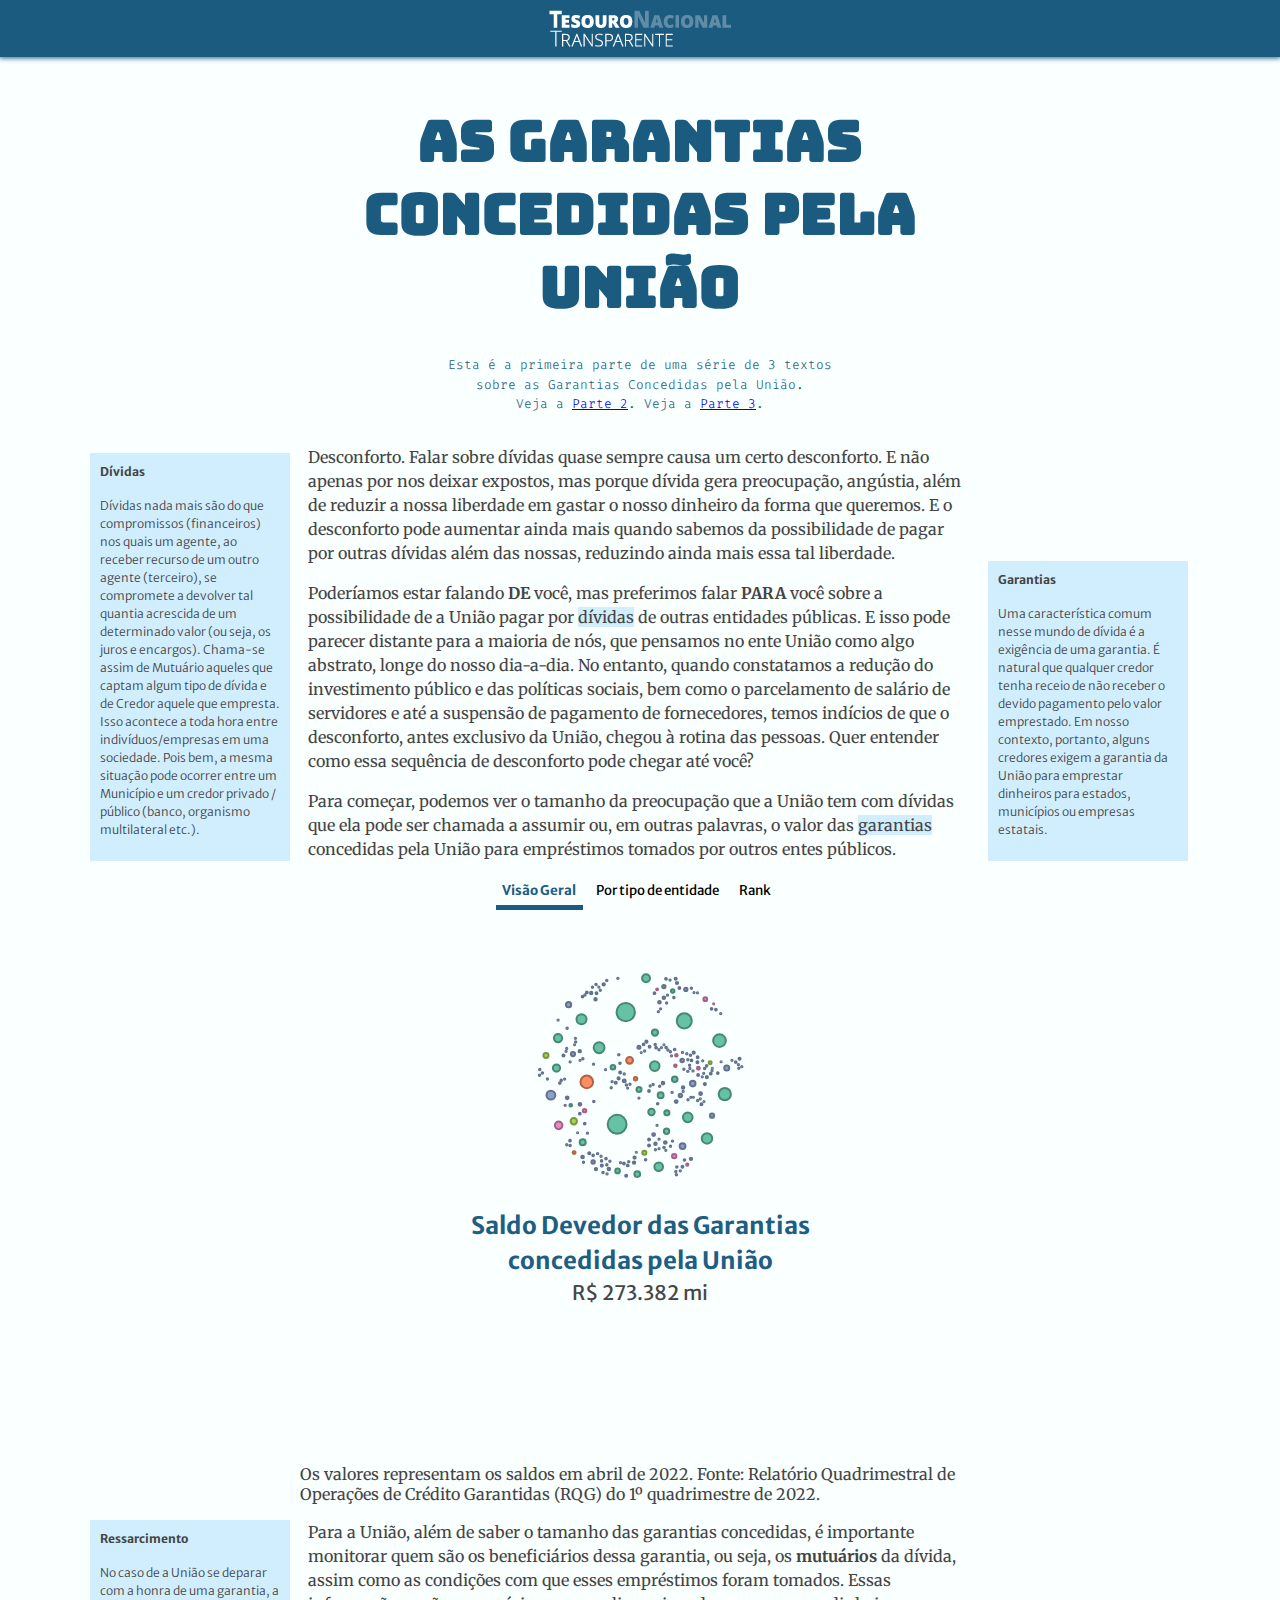
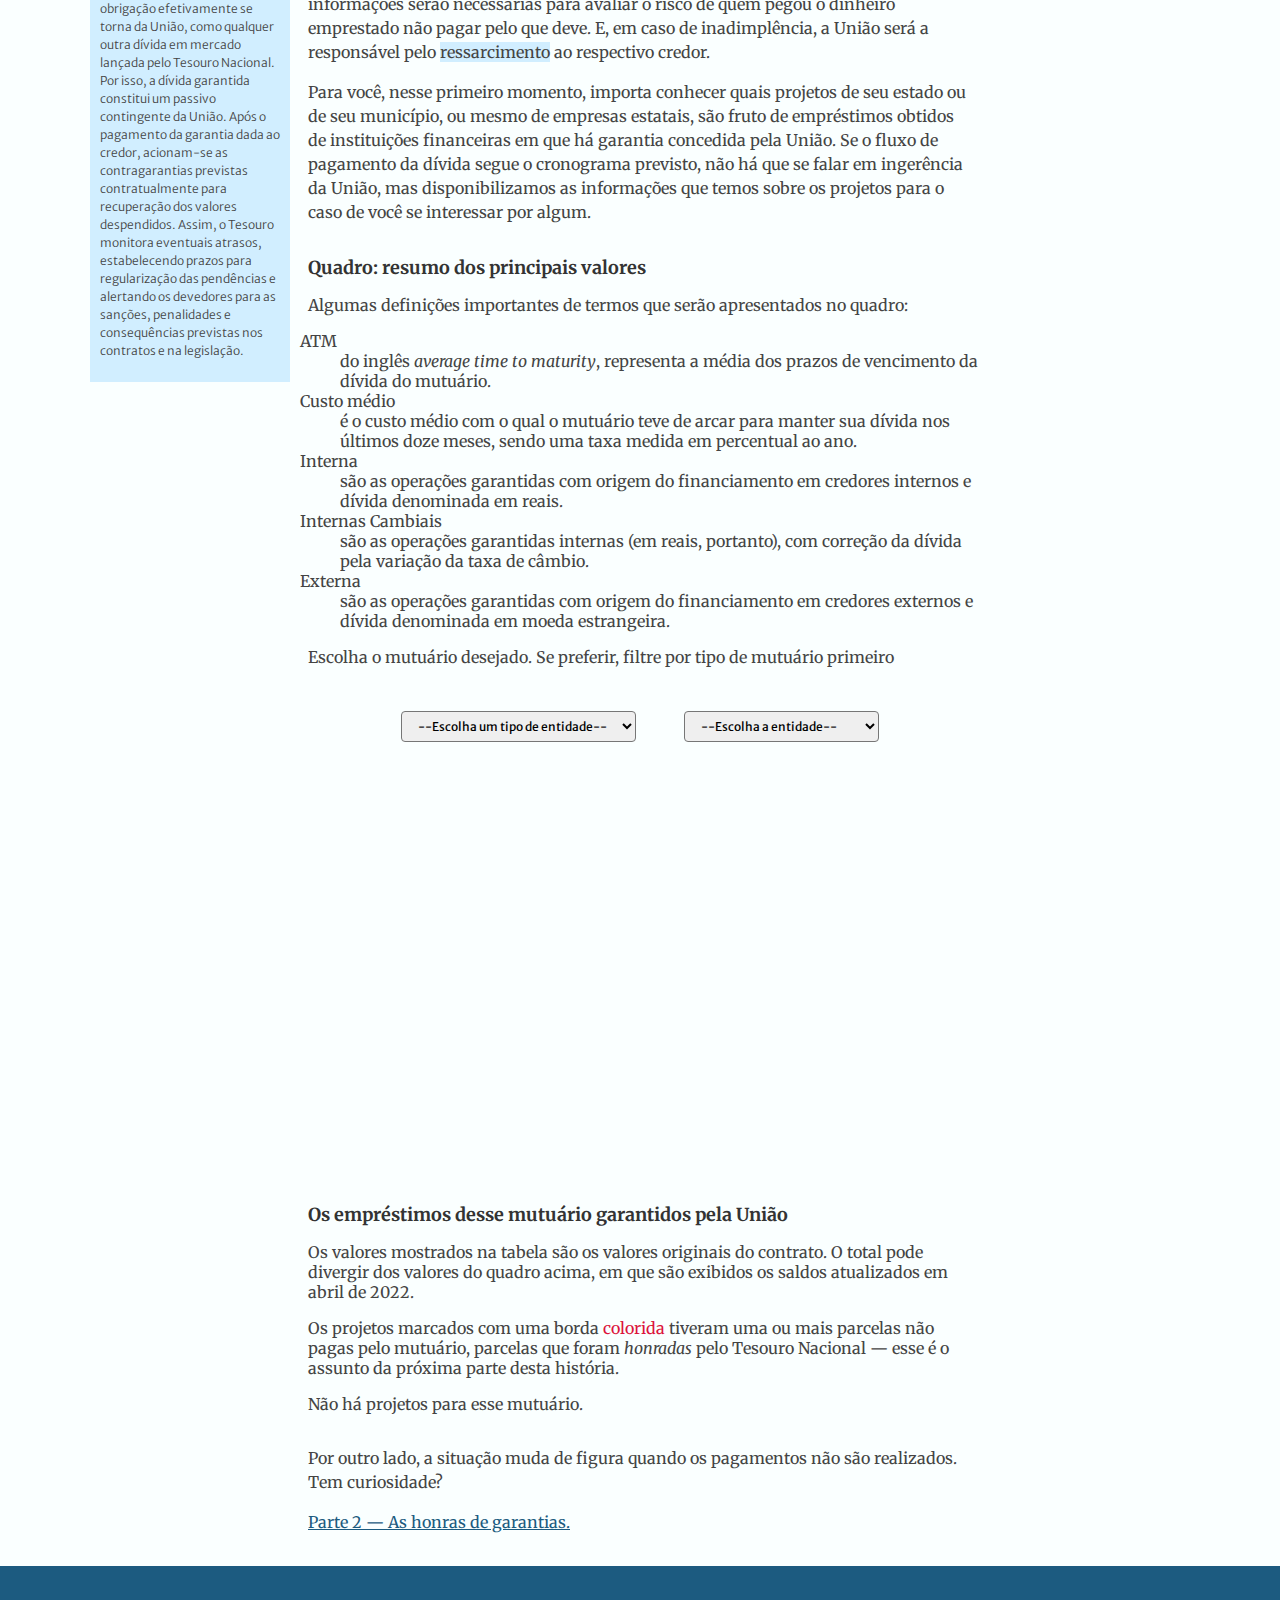
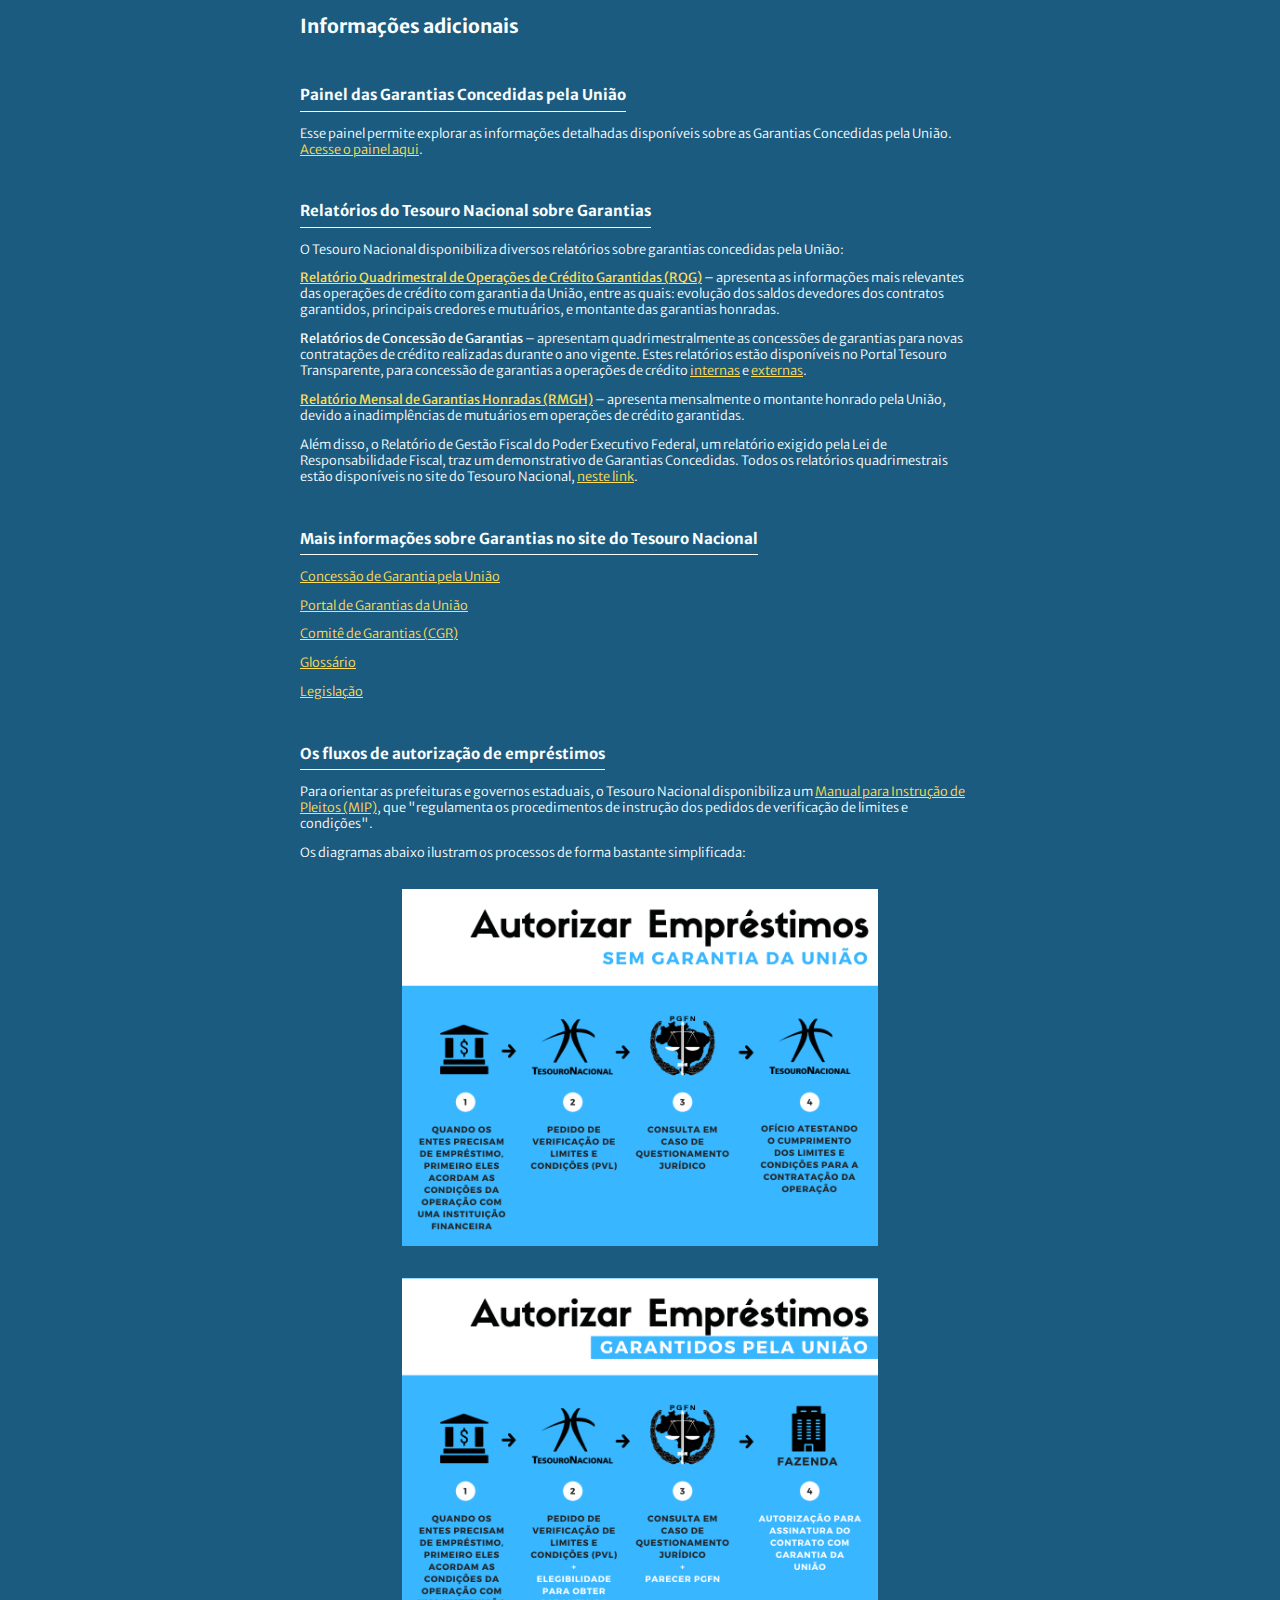
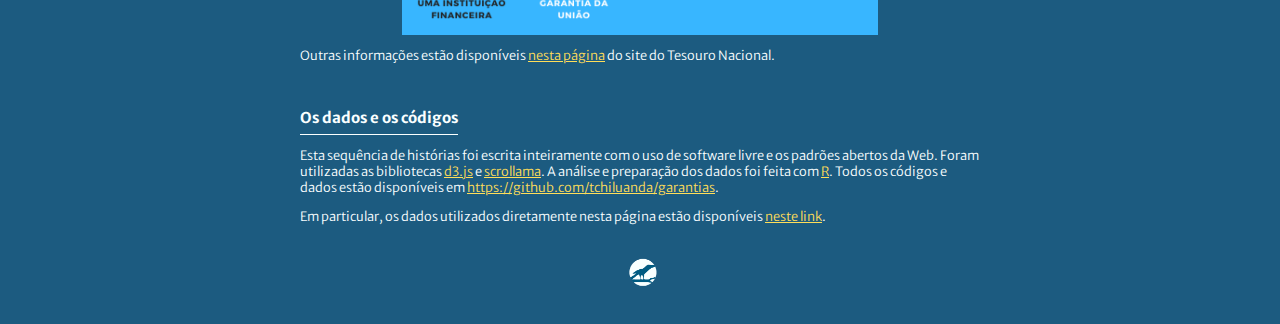
<file: index.html>
<!DOCTYPE html>
<html lang="pt-br">
<head>
    <meta charset="UTF-8">
    <meta name="viewport" content="width=device-width, initial-scale=1.0">
    <meta http-equiv="X-UA-Compatible" content="ie=edge">
    <title>Garantias</title>
    <link href="https://fonts.googleapis.com/css?family=Merriweather|Merriweather+Sans&display=swap" rel="stylesheet">
    <link href="https://fonts.googleapis.com/css?family=Merriweather+Sans:300,300i,400,400i,700&display=swap" rel="stylesheet">
    <link href="https://fonts.googleapis.com/css?family=Bungee&display=swap" rel="stylesheet" text="As Garantias concedidas pela União">
    <link href="https://fonts.googleapis.com/css?family=Fira+Code&display=swap" rel="stylesheet">
    <link rel="stylesheet" href="webpage/style.css">
    <link rel="stylesheet" href="webpage/style_garantias.css">
    <link rel="stylesheet" href="webpage/style_quadro_tabela.css">
    <!--<link rel="icon" type="image/svg+xml" href="webpage/imgs/favicon_tchiluanda.svg"/>-->
    <link rel="icon" type="image/png" href="webpage/imgs/favicon_tchiluanda6.png"/>
</head>

<body>

<header class="logo">
        <img class="logo-tt" src="webpage/tt-logo-int.png" alt="logo do Tesouro Nacional Transparente">
</header>

<main>
    <header class="abertura limited-width">
        <h1>As Garantias Concedidas pela União</h1>        
        <p>Esta é a primeira parte de uma série de 3 textos sobre as Garantias Concedidas pela União. </br>Veja a <a href="./honras/">Parte 2</a>. Veja a <a href="./dividas/">Parte 3</a>.</p>
    </header>

    <section class="prose limited-width">

        <div class="container-grupo-com-quadro">

        <p>Desconforto. Falar sobre dívidas quase sempre causa um certo desconforto. E não apenas por nos deixar expostos, mas porque dívida gera preocupação, angústia, além de reduzir a nossa liberdade em gastar o nosso dinheiro da forma que queremos. E o desconforto pode aumentar ainda mais quando sabemos da possibilidade de pagar por outras dívidas além das nossas, reduzindo ainda mais essa tal liberdade.</p>

        <p>Poderíamos estar falando <strong>DE</strong> você, mas preferimos falar <strong>PARA</strong> você sobre a possibilidade de a União pagar por <span class="termo-destaque-lateral">dívidas</span> de outras entidades públicas. E isso pode parecer distante para a maioria de nós, que pensamos no ente União como algo abstrato, longe do nosso dia-a-dia. No entanto, quando constatamos a redução do investimento público e das políticas sociais, bem como o parcelamento de salário de servidores e até a suspensão de pagamento de fornecedores, temos indícios de que o desconforto, antes exclusivo da União, chegou à rotina das pessoas. Quer entender como essa sequência de desconforto pode chegar até você?
        </p>

            <aside class="conteudo-destaque-lateral left bottom">
            <h4>Dívidas</h4>
            <p>Dívidas nada mais são do que compromissos (financeiros) nos quais um agente, ao receber recurso de um outro agente (terceiro), se compromete a devolver tal quantia acrescida de um determinado valor (ou seja, os juros e encargos). Chama-se assim de Mutuário aqueles que captam algum tipo de dívida e de Credor aquele que empresta. Isso acontece a toda hora entre indivíduos/empresas em uma sociedade. Pois bem, a mesma situação pode ocorrer entre um Município e um credor privado / público (banco, organismo multilateral etc.).
            </p>
            </aside>

        <p>Para começar, podemos ver o tamanho da preocupação que a União tem com dívidas que ela pode ser chamada a assumir ou, em outras palavras, o valor das <span class="termo-destaque-lateral">garantias</span> concedidas pela União para empréstimos tomados por outros entes públicos.</p>

        <aside class="conteudo-destaque-lateral bottom">
                <h4>Garantias</h4>
                <p>Uma característica comum nesse mundo de dívida é a exigência de uma garantia. É natural que qualquer credor tenha receio de não receber o devido pagamento pelo valor emprestado. Em nosso contexto, portanto, alguns credores exigem a garantia da União para emprestar dinheiros para estados, municípios ou empresas estatais.</p>
            </aside>
        </div>

        <!--<p class="nota">Fonte dos dados: <a href="http://www.tesourotransparente.gov.br/ckan/dataset/resultado-do-tesouro-nacional" target="__blank">Série histórica do Resultado do Tesouro Nacional</a>, Tabela 1.1, Valores Correntes). Esta história de dados foi elaborada apenas com software livre. O repositório com dados e códigos está disponível <a href="https://github.com/tchiluanda/cronicas-fiscais/tree/master/obrig-discr" target="__blank">aqui.</a></p>
        </p>-->

    </section>

    <section class="vis">
        <nav class="controle-vis">
                <button id="geral" class="selected">Visão Geral</button>
                <button id="tipo">Por tipo de entidade</button>
                <button id="rank">Rank</button>
        </nav>

        <div class="grafico-d3-container"> 
            <!-- este container vai servir como referência de largura para o svg, para tornar o gráfico responsivo -->
            <!-- vamos capturar a largura desse container para usar como largura do svg / escala -->
            <svg class="grafico-d3-svg"></svg>
            <div id="tooltip" class="hidden">
                <p><strong id="tooltip-entidade"></strong></p>
                <p>Categoria: <span id="tooltip-classificador"></span></p>
                <p>Saldo Devedor das Garantias concedidas pela União: <span id="tooltip-valor"></span></p>
            </div>
        </div> 
        <p class="caption limited-width">Os valores representam os saldos em abril de 2022. Fonte: Relatório Quadrimestral de Operações de Crédito Garantidas (RQG) do 1º quadrimestre de 2022.</p>
         
    </section>

    <section class="prose limited-width">
        <div class="container-grupo-com-quadro">

        <p>Para a União, além de saber o tamanho das garantias concedidas, é importante monitorar quem são os beneficiários dessa garantia, ou seja, os <strong>mutuários</strong> da dívida, assim como as condições com que esses empréstimos foram tomados. Essas informações serão necessárias para avaliar o risco de quem pegou o dinheiro emprestado não pagar pelo que deve. E, em caso de inadimplência, a União será a responsável pelo <span class="termo-destaque-lateral">ressarcimento</span> ao respectivo credor.</p>

            <aside class="conteudo-destaque-lateral left">
                <h4>Ressarcimento</h4>
                <p>No caso de a União se deparar com a honra de uma garantia, a obrigação efetivamente se torna da União, como qualquer outra dívida em mercado lançada pelo Tesouro Nacional. Por isso, a dívida garantida constitui um passivo contingente da União. Após o pagamento da garantia dada ao credor, acionam-se as contragarantias previstas contratualmente para recuperação dos valores despendidos. Assim, o Tesouro monitora eventuais atrasos, estabelecendo prazos para regularização das pendências e alertando os devedores para as sanções, penalidades e consequências previstas nos contratos e na legislação.</p>
            </aside>
        </div>

        <p>Para você, nesse primeiro momento, importa conhecer quais projetos de seu estado ou de seu município, ou mesmo de empresas estatais, são fruto de empréstimos obtidos de instituições financeiras em que há garantia concedida pela União. Se o fluxo de pagamento da dívida segue o cronograma previsto, não há que se falar em ingerência da União, mas disponibilizamos as informações que temos sobre os projetos para o caso de você se interessar por algum.</p> 

    </section>

    <section class="quadro">
        <div class="mini-header limited-width">
            <h3 class="plot-title">Quadro: resumo dos principais valores</h2>
            <p>Algumas definições importantes de termos que serão apresentados no quadro:</p>
            <dl class="quadro-definicoes">
                <dt>ATM</dt>
                <dd>do inglês <dfn>average time to maturity</dfn>, representa a média dos prazos de vencimento da dívida do mutuário.</dd>

                <dt>Custo médio</dt>
                <dd>é o custo médio com o qual o mutuário teve de arcar para manter sua dívida nos últimos doze meses, sendo uma taxa medida em percentual ao ano.</dd>

                <dt>Interna</dt>
                <dd>são as operações garantidas com origem do financiamento em credores internos e dívida denominada em reais.</dd>

                <dt>Internas Cambiais</dt>
                <dd>são as operações garantidas internas (em reais, portanto), com correção da dívida pela variação da taxa de câmbio.</dd>

                <dt>Externa</dt>
                <dd>são as operações garantidas com origem do financiamento em credores externos e dívida denominada em moeda estrangeira.</dd>
            </dl>

            <p>Escolha o mutuário desejado. Se preferir, filtre por tipo de mutuário primeiro</p>
            <div class="selecao-entidades">
                <select name="menu-classificador" id="menu-classificador">
                    <option value="">--Escolha um tipo de entidade--</option>
                </select>

                <select name="menu-entidade" id="menu-entidade">
                    <option value="">--Escolha a entidade--</option>
                </select>
            </div>               

        </div>
        <p class="container-titulo-card"><span class="titulo-card"></span></p>
        <div class="card opaque">
            <table>
                <tbody>
                    <tr class="space-under destaque">
                        <th scope="row">Operações Garantidas</td>
                        <td id="total_total"></td>
                    </tr>
                    <tr class="border-under">
                        <th scope="row">INTERNA</td>
                        <td id="interna_total"></td>
                    </tr>  
                    <tr>
                        <th class="indent" scope="row">Internas Cambiais</td>
                        <td id="interna_cambial"></td>
                    </tr>  
                    <tr class="space-under">
                        <th class="indent" scope="row">Internas Demais</td>
                        <td id="interna_demais"></td>
                    </tr>
                    <tr class="border-under">
                        <th scope="row">EXTERNA</td>
                        <td id="externa_total"></td>
                    </tr>  
                    <tr class="space-above destaque">
                        <th scope="row">ATM</td>
                        <td id="ATM_Total"></td>
                    </tr>  
                    <tr class="space-above destaque">
                        <th scope="row">Custo Médio</td>
                        <td id="Custo_Total"></td>
                    </tr>                                                                        
                </tbody>
            </table>
            <div class="area-grafico">
                <p>Distribuição dos vencimentos</p>
                <div class="container-svg-card">
                    <svg class="card"></svg>
                </div>
            </div>
        </div>
        <div class="mini-header lista-projetos limited-width">
            <h3>Os empréstimos desse mutuário garantidos pela União</h3>
            <p class="caption">Os valores mostrados na tabela são os valores originais do contrato. O total pode divergir dos valores do quadro acima, em que são exibidos os saldos atualizados em abril de 2022.</p>
            <p class="caption">Os projetos marcados com uma borda <span style="color: crimson;">colorida</span> tiveram uma ou mais parcelas não pagas pelo mutuário, parcelas que foram <em>honradas</em> pelo Tesouro Nacional &mdash; esse é o assunto da próxima parte desta história.</p>
            <p id="sem-projetos">Não há projetos para esse mutuário.</p>
            <table>    
                <thead class="hidden">
                    <tr>
                        <th scope="col" class="tab-projeto">Projeto</th>
                        <th scope="col" class="tab-credor">Credor</th>
                        <th scope="col" class="tab-moeda">Moeda</th>
                        <th scope="col" class="tab-valor">Valor</th>
                        <th scope="col" class="tab-data">Data de Assinatura</th>
                    </tr>
                </thead>
                <tbody class="hidden">
                    <!--<tr>
                        <td class="tab-projeto">Programa de Desenvolvimento Ambiental e Sustentável do Município de Toledo</td>
                        <td class="tab-credor">AFD</td>
                        <td class="tab-moeda">EUR</td>
                        <td class="tab-valor">9.463</td>
                        <td class="tab-data">31/07/2012</td>
                    </tr>-->                                  
                </tbody>
            </table>
        </div>
    </section>
    <section class="prose limited-width">  

        <p>Por outro lado, a situação muda de figura quando os pagamentos não são realizados. Tem curiosidade?</p>

        <p><a href="./honras/" target="__blank">Parte 2 &mdash; As honras de garantias.</a></p>

    </section>
</main>
<footer>
    <section class="anexo">
        <div class="limited-width">
            <h2>Informações adicionais</h2>

            <h3>Painel das Garantias Concedidas pela União</h3>

            <p>Esse painel permite explorar as informações detalhadas disponíveis sobre as Garantias Concedidas pela União. <a href="https://garantias.tesouro.gov.br/painel/Painel.Rmd" target="__blank">Acesse o painel aqui</a>.</p>

            <h3>Relatórios do Tesouro Nacional sobre Garantias</h3>

            <p>O Tesouro Nacional disponibiliza diversos relatórios sobre garantias concedidas pela União:</p>

            <p><strong><a href="https://www.tesourotransparente.gov.br/publicacoes/relatorio-quadrimestral-de-operacoes-de-credito-garantidas-rqg/" target="__blank">Relatório Quadrimestral de Operações de Crédito Garantidas (RQG)</a></strong> – apresenta as informações mais relevantes das operações de crédito com garantia da União, entre as quais: evolução dos saldos devedores dos contratos garantidos, principais credores e mutuários, e montante das garantias honradas.</p>

            <p><strong>Relatórios de Concessão de Garantias</strong> – apresentam quadrimestralmente as concessões de garantias para novas contratações de crédito realizadas durante o ano vigente. Estes relatórios estão disponíveis no Portal Tesouro Transparente, para concessão de garantias a operações de crédito <a href="http://www.tesourotransparente.gov.br/ckan/dataset/garantias-concedidas-em-operacoes-de-credito-internas" target="__blank">internas</a> e <a href="http://www.tesourotransparente.gov.br/ckan/dataset/garantias-concedidas-em-operacoes-de-credito" target="__blank">externas</a>.</p>

            <p><strong><a href="https://www.tesourotransparente.gov.br/publicacoes/relatorio-mensal-de-garantias-honradas-rmgh/" target="__blank">Relatório Mensal de Garantias Honradas (RMGH)</a></strong> – apresenta mensalmente o montante honrado pela União, devido a inadimplências de mutuários em operações de crédito garantidas.</p>

            <p>Além disso, o Relatório de Gestão Fiscal do Poder Executivo Federal, um relatório exigido pela Lei de Responsabilidade Fiscal, traz um demonstrativo de Garantias Concedidas. Todos os relatórios quadrimestrais estão disponíveis no site do Tesouro Nacional, <a href="https://www.tesourotransparente.gov.br/publicacoes/relatorio-de-gestao-fiscal-rgf/2021/27" target = "_blank">neste link</a>.</p>

            <h3>Mais informações sobre Garantias no site do Tesouro Nacional</h3>

            <p><a href="https://www.gov.br/tesouronacional/pt-br/divida-publica-federal/garantias-da-uniao/concessao-de-garantias-pela-uniao" target="_blank">Concessão de Garantia pela União</a></p>

            <p><a href="https://www.gov.br/tesouronacional/pt-br/divida-publica-federal/garantias-da-uniao" target="_blank">Portal de Garantias da União</a></p>

            <p><a href="https://www.gov.br/tesouronacional/pt-br/divida-publica-federal/garantias-da-uniao/comite-de-garantias" target="_blank">Comitê de Garantias (CGR)</a></p>

            <p><a href="https://www.gov.br/tesouronacional/pt-br/divida-publica-federal/garantias-da-uniao/glossario-sobre-garantias" target="_blank">Glossário</a></p>

            <p><a href="https://www.gov.br/tesouronacional/pt-br/divida-publica-federal/garantias-da-uniao/legislacao-sobre-garantias-da-uniao" target="_blank">Legislação</a></p>         
          

            <h3>Os fluxos de autorização de empréstimos</h3>

            <p>Para orientar as prefeituras e governos estaduais, o Tesouro Nacional disponibiliza um <a href="http://https://www.tesourotransparente.gov.br/mip" targe="_blank">Manual para Instrução de Pleitos (MIP)</a>, que "regulamenta os procedimentos de instrução dos pedidos de verificação de limites e condições".</p>

            <p>Os diagramas abaixo ilustram os processos de forma bastante simplificada:</p>

            <div class="imagens">
                <img src="webpage/imgs/1.png" alt="Esquema do fluxo de autorização de empréstimos da União" style="margin-bottom: 1rem;">
                <img src="webpage/imgs/2.png" alt="Esquema do fluxo de autorização de empréstimos da União">
            </div>

            <p>Outras informações estão disponíveis <a href="https://www.gov.br/tesouronacional/pt-br/estados-e-municipios/operacoes-de-credito" target="_blank">nesta página</a> do site do Tesouro Nacional.</p>

            <h3>Os dados e os códigos</h3>
            
            <p>Esta sequência de histórias foi escrita inteiramente com o uso de software livre e os padrões abertos da Web. Foram utilizadas as bibliotecas <a href="https://d3js.org/" target="_blank">d3.js</a> e <a href="https://github.com/russellgoldenberg/scrollama">scrollama</a>. A análise e preparação dos dados foi feita com <a href="https://cran.r-project.org/" target= "_blank">R</a>. Todos os códigos e dados estão disponíveis em <a href="https://github.com/tchiluanda/garantias" target="_blank">https://github.com/tchiluanda/garantias</a>.</p>

            <p>Em particular, os dados utilizados diretamente nesta página estão disponíveis <a href="https://github.com/tchiluanda/garantias/tree/master/webpage/dados" target="_blank">neste link</a>.</p>

            <img src="webpage/imgs/tchiluanda.png" alt="logo do tchiluanda, o passarinho que representa o Grupo de Análise de Dados do Tesouro" class="logo-tchiluanda">

            
        </div>

    </section>
</footer>

</body>
<script src="webpage/external_scripts/d3.v5.min.js"></script>
<script src="webpage/visualizacao.js"></script>  
<script src="webpage/quadro.js"></script>  
<script src="webpage/utils.js"></script>  
</html>
</file>
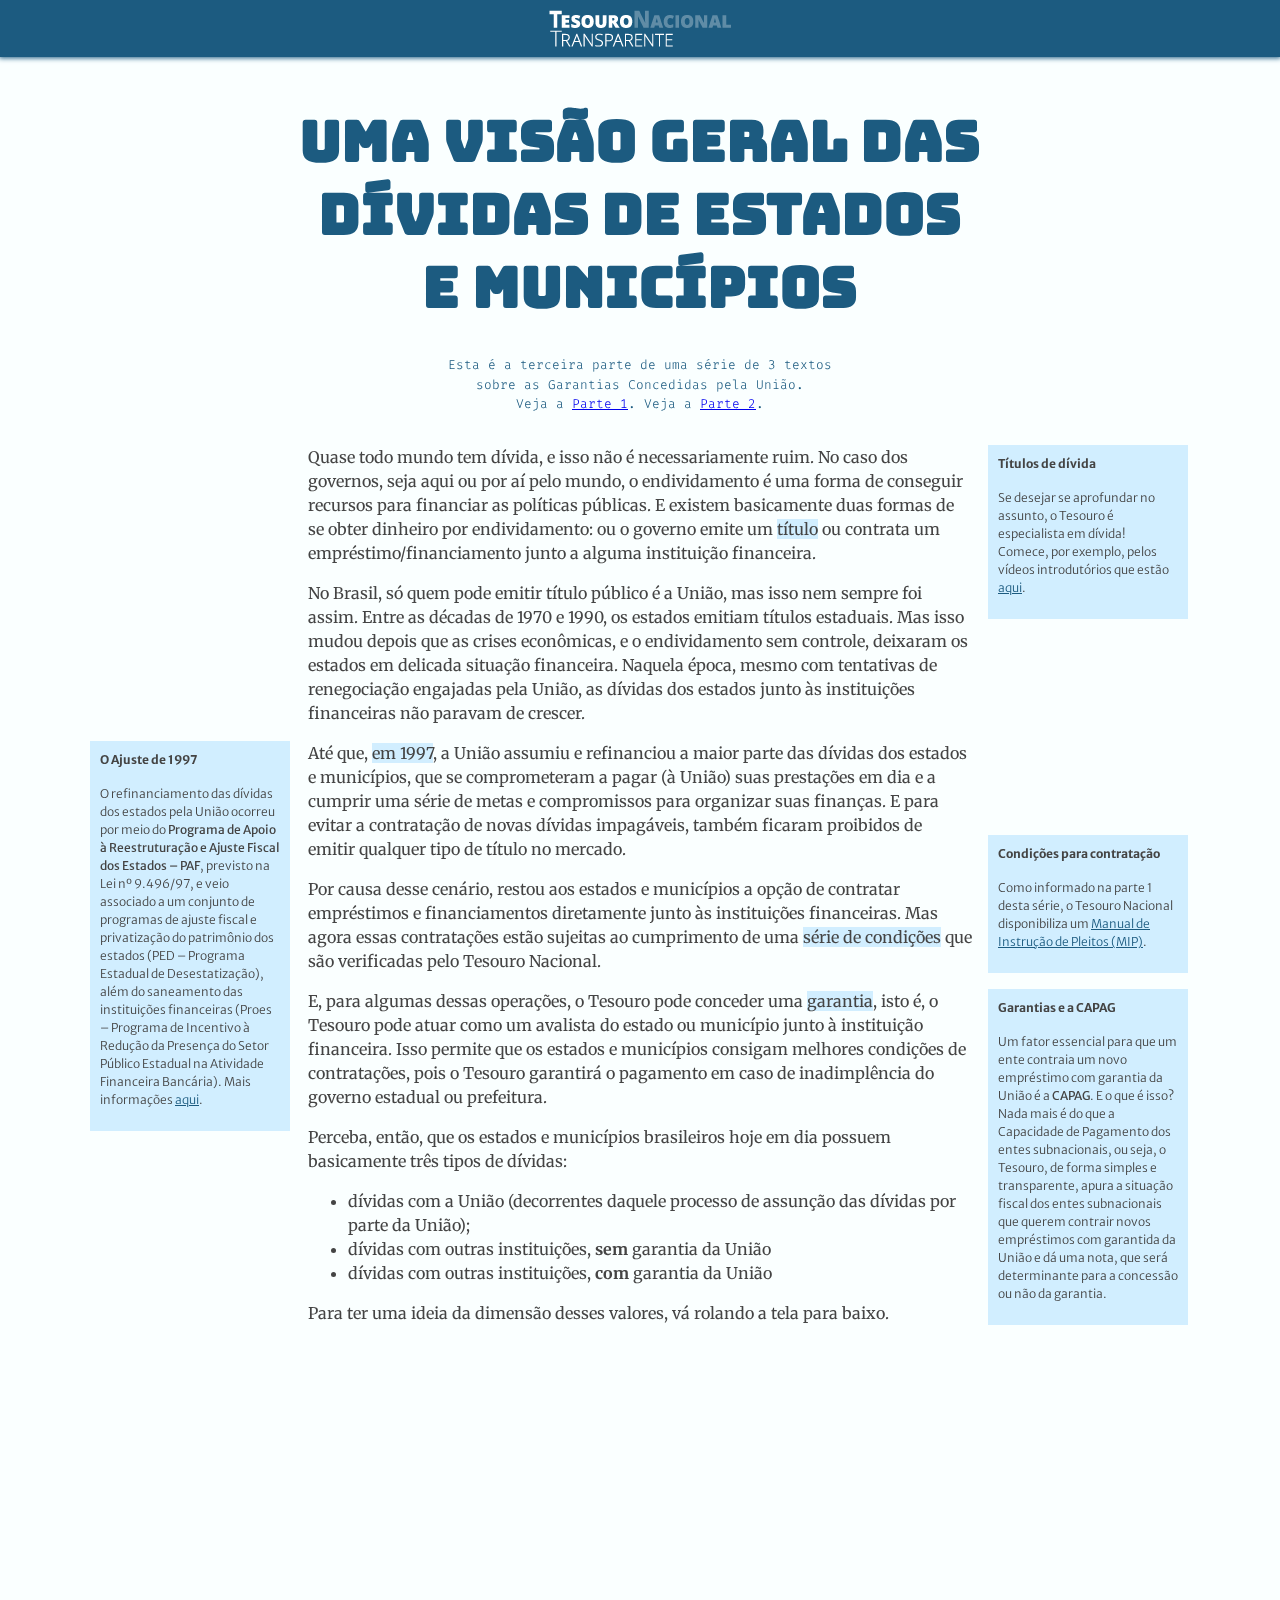
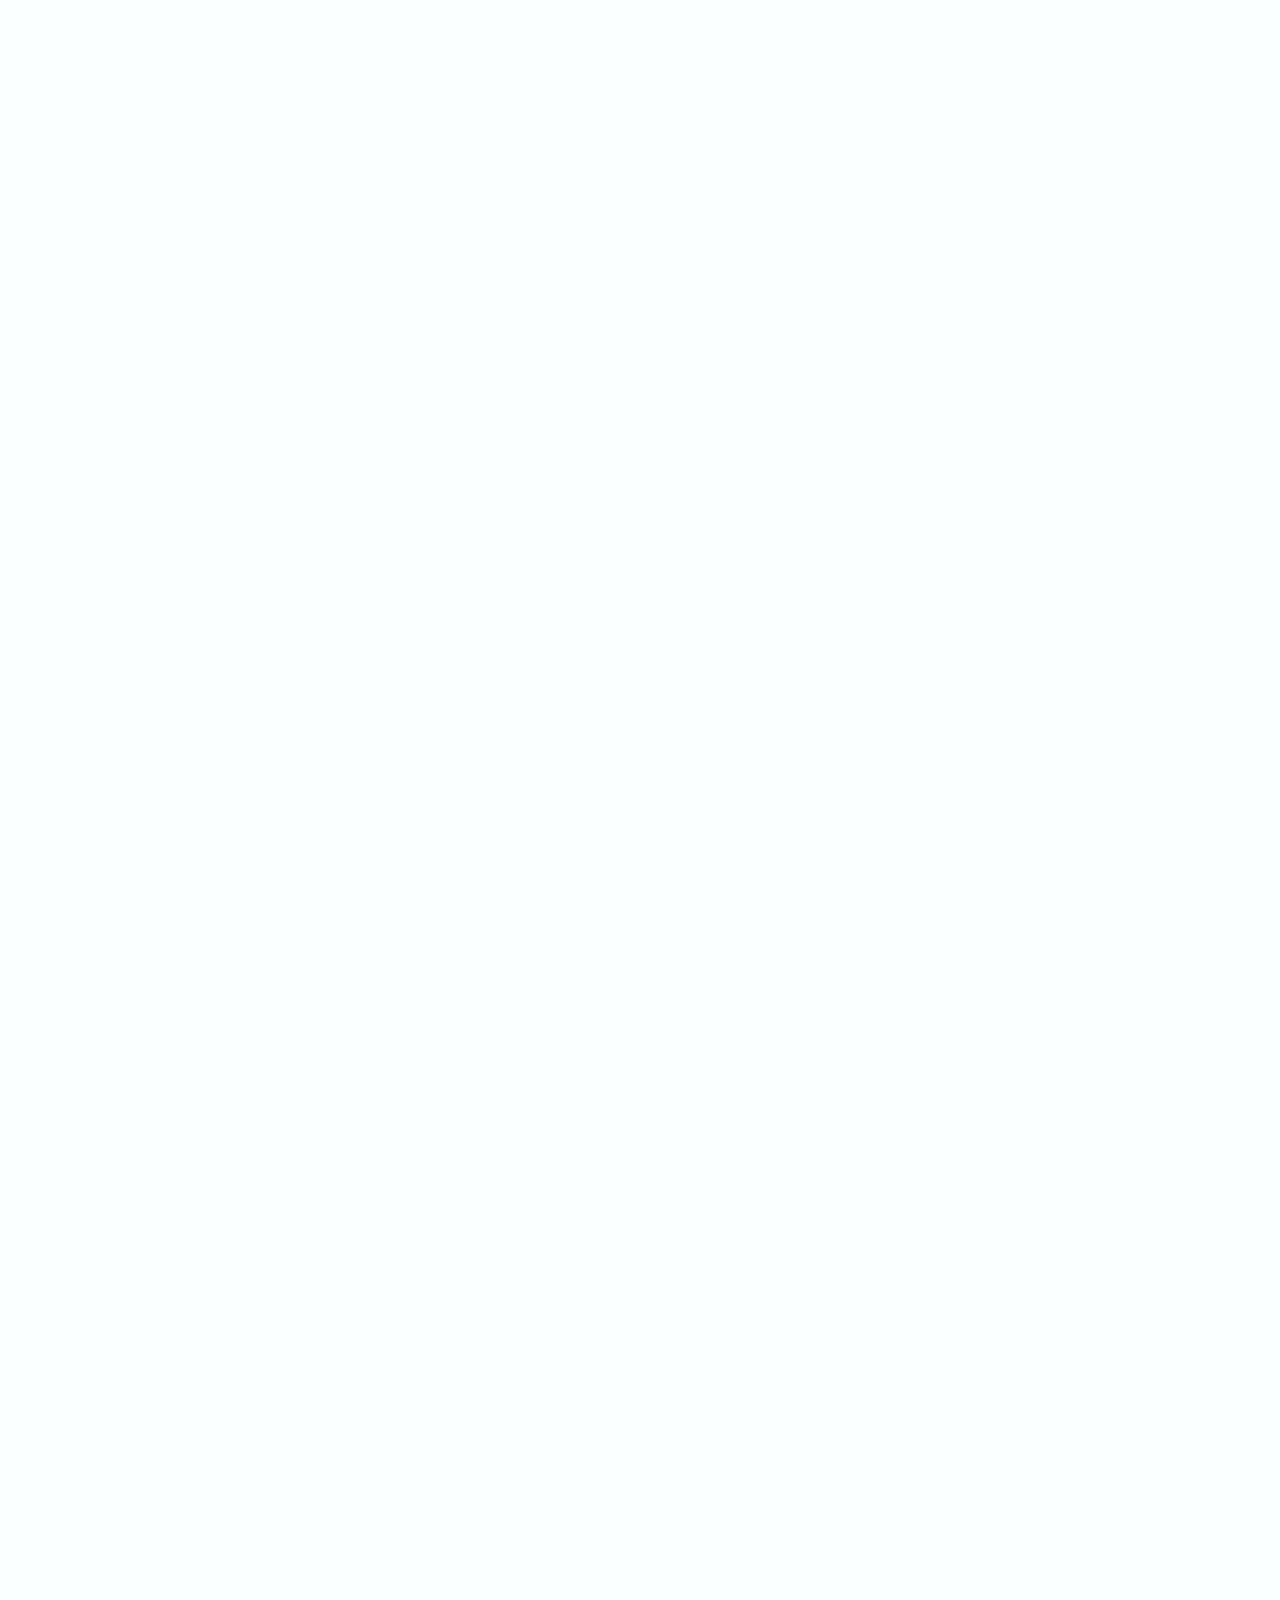
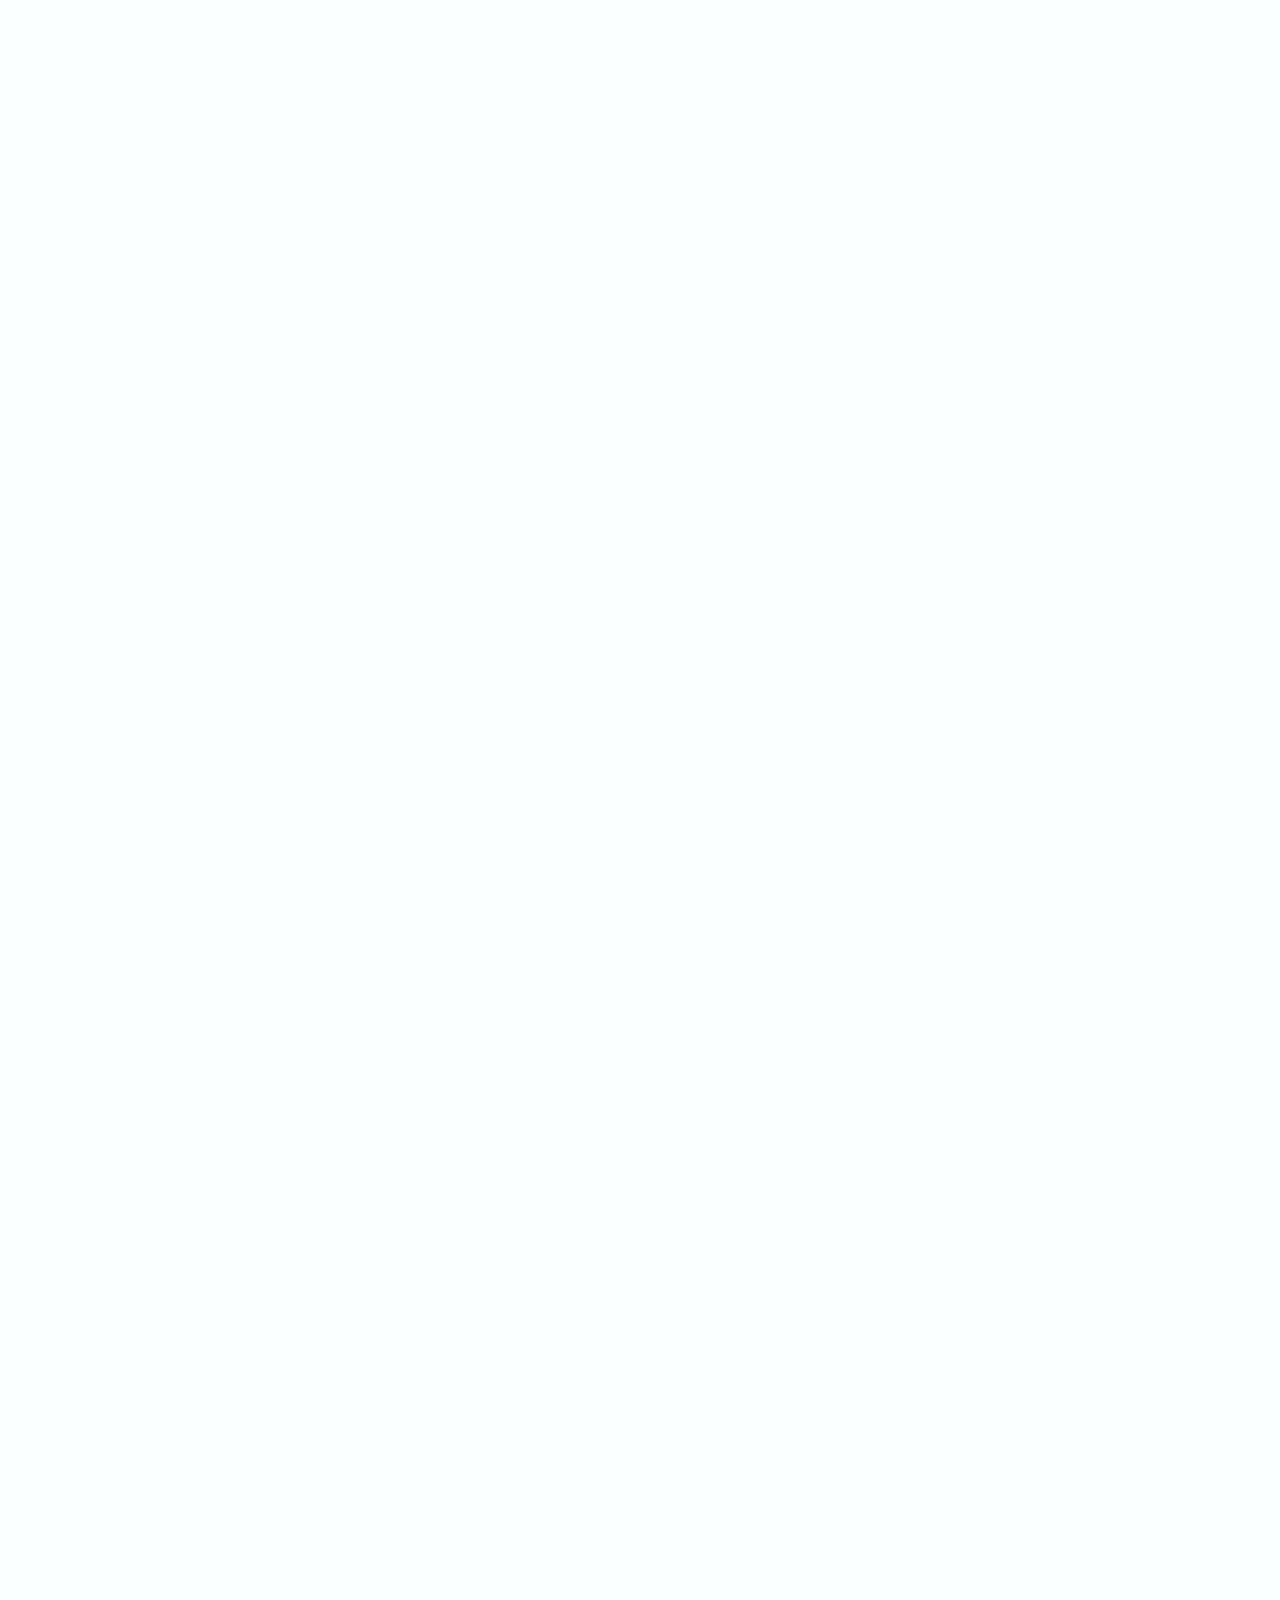
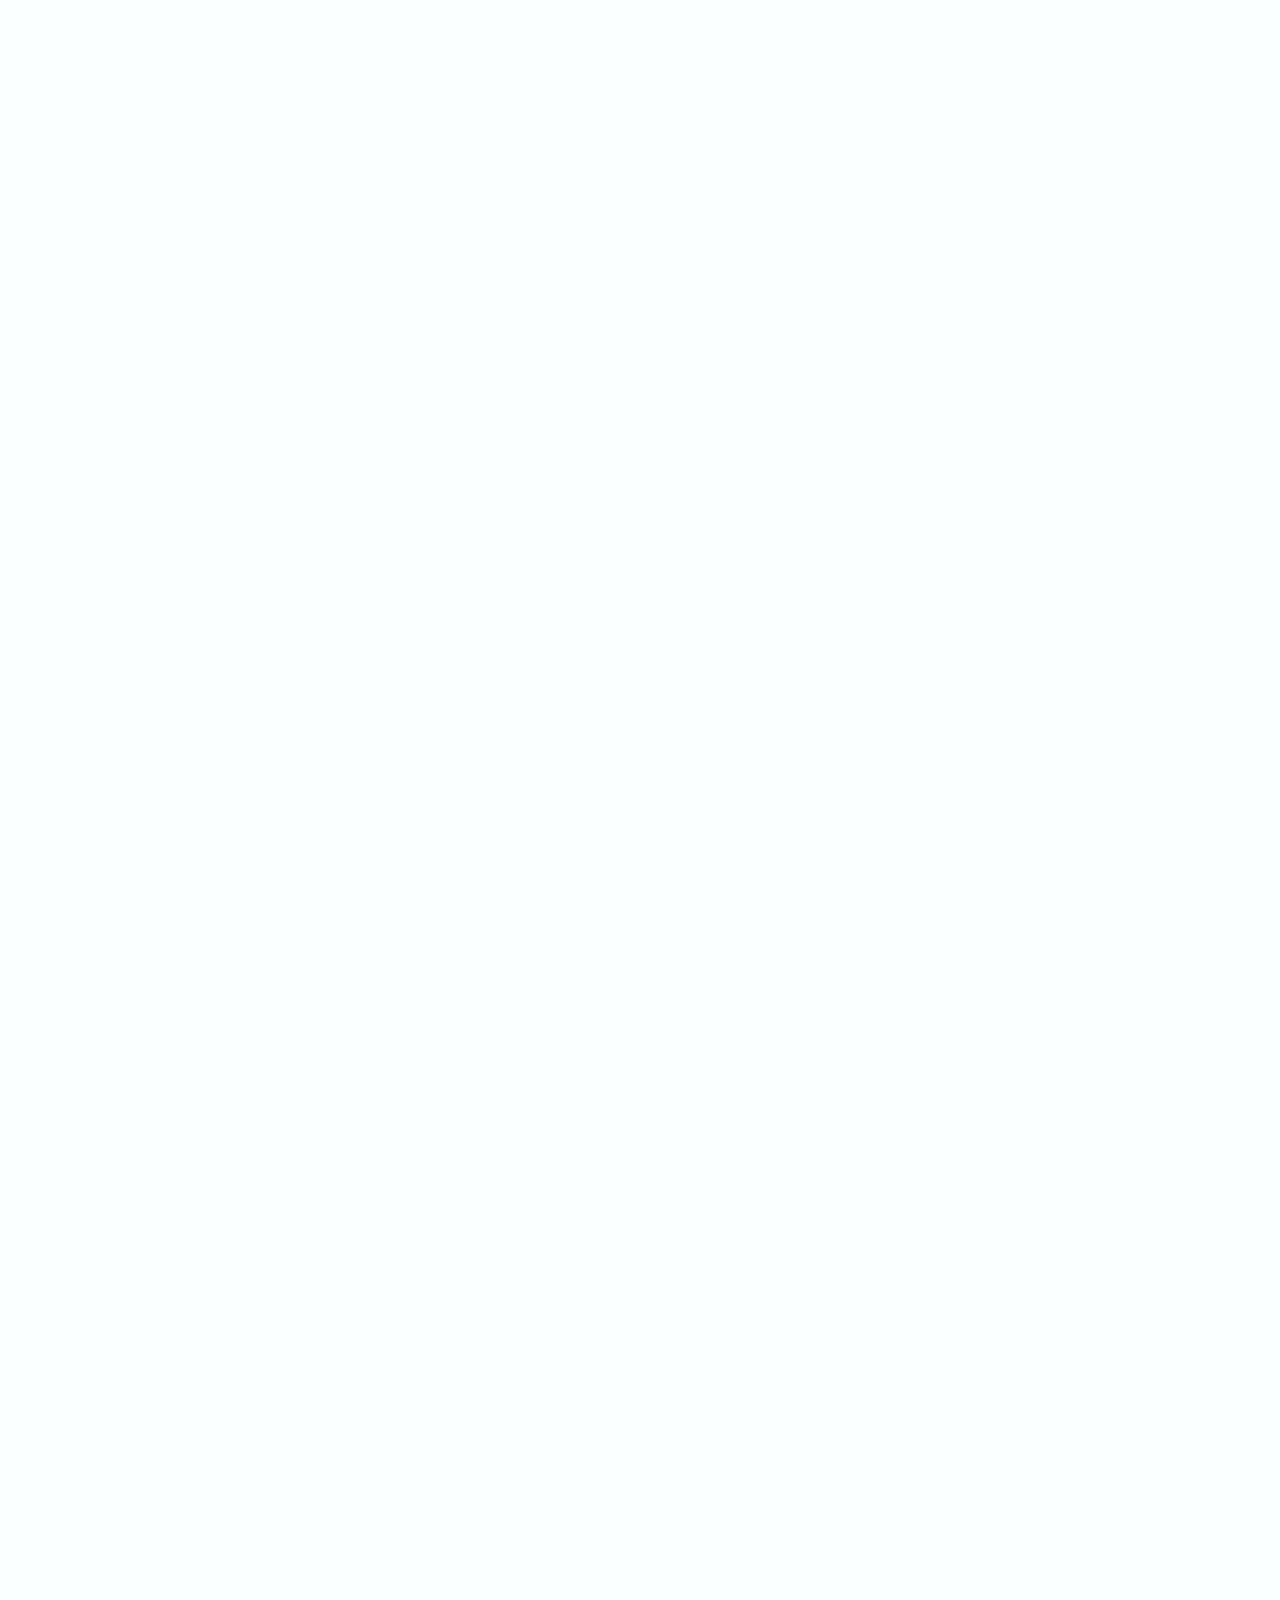
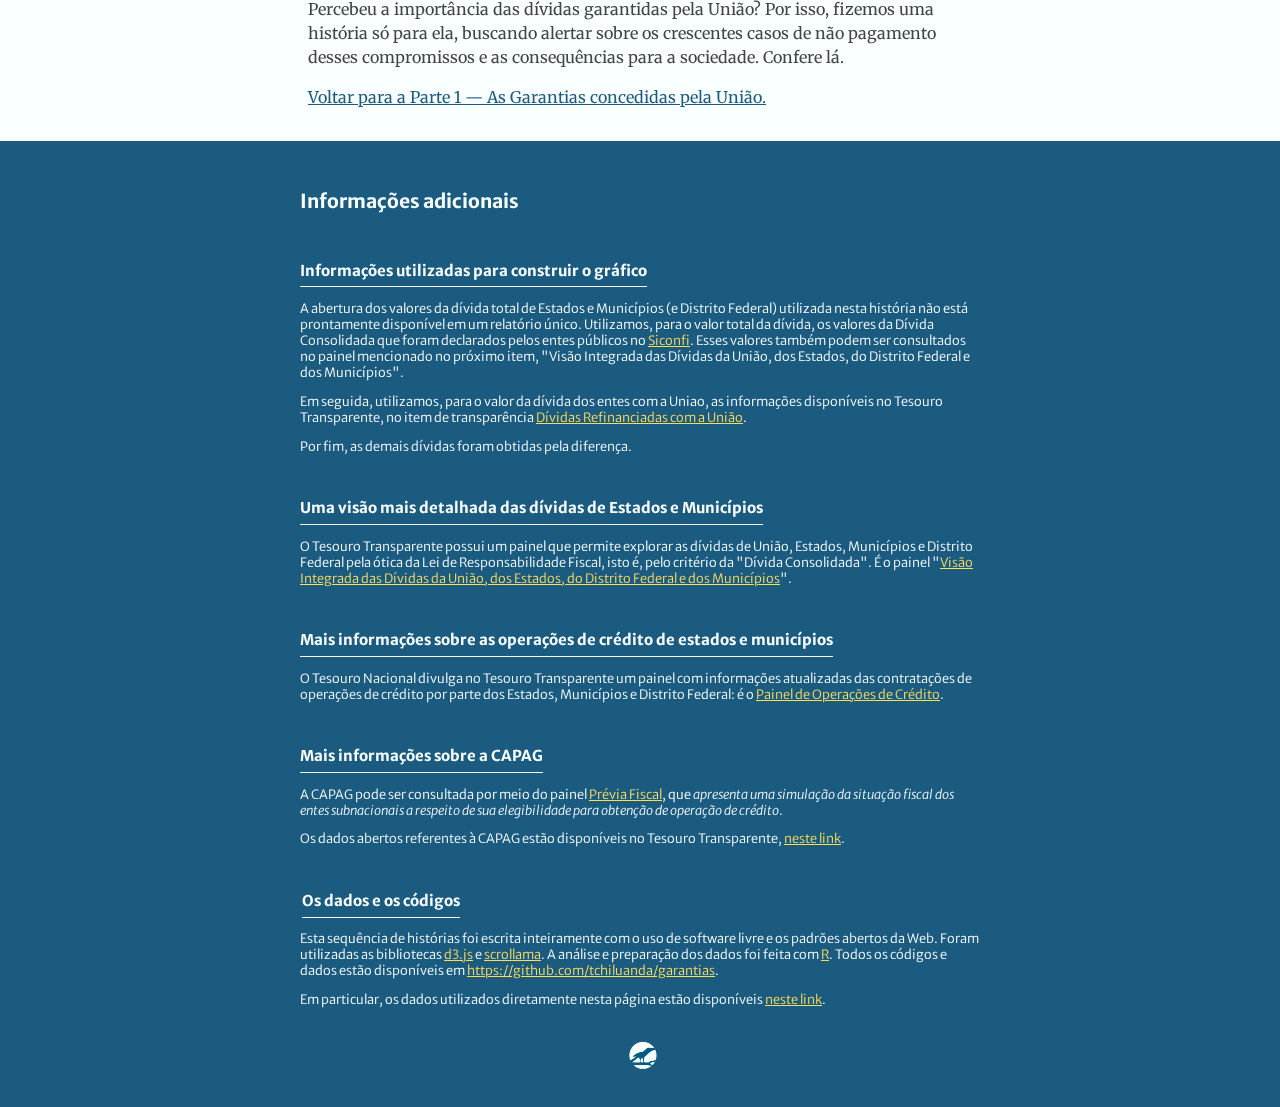
<file: dividas/index.html>
<!DOCTYPE html>
<html lang="pt-br">
<head>
    <meta charset="UTF-8">
    <meta name="viewport" content="width=device-width, initial-scale=1.0">
    <meta http-equiv="X-UA-Compatible" content="ie=edge">
    <title>Garantias</title>
    <link href="https://fonts.googleapis.com/css?family=Merriweather:300,300i,400,400i,700&display=swap" rel="stylesheet">
    <link href="https://fonts.googleapis.com/css?family=Merriweather+Sans:300,300i,400,400i,700&display=swap" rel="stylesheet">
    <link href="https://fonts.googleapis.com/css?family=Bungee&display=swap" rel="stylesheet" text="GARANTIAS?">
    <link href="https://fonts.googleapis.com/css?family=Fira+Code&display=swap" rel="stylesheet">
    <link rel="stylesheet" href="../webpage/style.css">
    <link rel="stylesheet" href="../webpage/style_endividamento.css">
    <link rel="icon" type="image/png" href="../webpage/imgs/favicon_tchiluanda6.png"/>
</head>

<body>

<header class="logo">
        <img class="logo-tt" src="../webpage/imgs/tt-logo-int.png" alt="logo do Tesouro Nacional Transparente">
</header>

<main>
    <header class="abertura limited-width">
        <h1>Uma visão geral das dívidas de estados e municípios</h1>        
        <p>Esta é a terceira parte de uma série de 3 textos sobre as Garantias Concedidas pela União. </br>Veja a <a href="../">Parte 1</a>. Veja a <a href="../honras/">Parte 2</a>.</p>
    </header>
    <section class="prose limited-width">
        <div class="container-grupo-com-quadro">
            <p>Quase todo mundo tem dívida, e isso não é necessariamente ruim. No caso dos governos, seja aqui ou por aí pelo mundo, o endividamento é uma forma de conseguir recursos para financiar as políticas públicas. E existem basicamente duas formas de se obter dinheiro por endividamento: ou o governo emite um <span class="termo-destaque-lateral">título</span> ou contrata um empréstimo/financiamento junto a alguma instituição financeira.</p>
            <aside class="conteudo-destaque-lateral">
                <h4>Títulos de dívida</h4>
                <p>Se desejar se aprofundar no assunto, o Tesouro é especialista em dívida! Comece, por exemplo, pelos vídeos introdutórios que estão <a href="https://www.tesourotransparente.gov.br/videos/a-divida-em-videos/playlist-a-divida-em-videos-completa" target="_blank">aqui</a>.
                </p>
            </aside>
        </div>

        <p>No Brasil, só quem pode emitir título público é a União, mas isso nem sempre foi assim. Entre as décadas de 1970 e 1990, os estados emitiam títulos estaduais. Mas isso mudou depois que as crises econômicas, e o endividamento sem controle, deixaram os estados em delicada situação financeira. Naquela época, mesmo com tentativas de renegociação engajadas pela União, as dívidas dos estados junto às instituições financeiras não paravam de crescer.</p>

        <div class="container-grupo-com-quadro">
            <p>Até que, <span class="termo-destaque-lateral">em 1997</span>, a União assumiu e refinanciou a maior parte das dívidas dos estados e municípios, que se comprometeram a pagar (à União) suas prestações em dia e a cumprir uma série de metas e compromissos para organizar suas finanças. E para evitar a contratação de novas dívidas impagáveis, também ficaram proibidos de emitir qualquer tipo de título no mercado.</p>
            <aside class="conteudo-destaque-lateral left">
                <h4>O Ajuste de 1997</h4>
                <p>O refinanciamento das dívidas dos estados pela União ocorreu por meio do <strong>Programa de Apoio à Reestruturação e Ajuste Fiscal dos Estados – PAF</strong>, previsto na Lei nº 9.496/97, e veio associado a um conjunto de programas de ajuste fiscal e privatização do patrimônio dos estados (PED – Programa Estadual de Desestatização), além do saneamento das instituições financeiras (Proes – Programa de Incentivo à Redução da Presença do Setor Público Estadual na Atividade Financeira Bancária). Mais informações <a href="http://www.tesouro.fazenda.gov.br/-/programa-de-reestruturacao-e-de-ajuste-fisca" target="_blank">aqui</a>.
                </p>
            </aside>
        </div>

        <div class="container-grupo-com-quadro">
            <p>Por causa desse cenário, restou aos estados e municípios a opção de contratar empréstimos e financiamentos diretamente junto às instituições financeiras. Mas agora essas contratações estão sujeitas ao cumprimento de uma <span class="termo-destaque-lateral">série de condições</span> que são verificadas pelo Tesouro Nacional.</p>

            <aside class="conteudo-destaque-lateral bottom">
                <h4>Condições para contratação</h4>
                <p>Como informado na parte 1 desta série, o Tesouro Nacional disponibiliza um <a href="http://conteudo.tesouro.gov.br/mip" target="_blank">Manual de Instrução de Pleitos (MIP)</a>.
                </p>
            </aside>
        </div>

        <div class="container-grupo-com-quadro">
            <p>E, para algumas dessas operações, o Tesouro pode conceder uma <span class="termo-destaque-lateral">garantia</span>, isto é, o Tesouro pode atuar como um avalista do estado ou município junto à instituição financeira. Isso permite que os estados e municípios consigam melhores condições de contratações, pois o Tesouro garantirá o pagamento em caso de inadimplência do governo estadual ou prefeitura.</p>
            <aside class="conteudo-destaque-lateral">
                <h4>Garantias e a CAPAG</h4>
                <p>Um fator essencial para que um ente contraia um novo empréstimo com garantia da União é a <strong>CAPAG</strong>. E o que é isso? Nada mais é do que a Capacidade de Pagamento dos entes subnacionais, ou seja, o Tesouro, de forma simples e transparente, apura a situação fiscal dos entes subnacionais que querem contrair novos empréstimos com garantida da União e dá uma nota, que será determinante para a concessão ou não da garantia.
                </p>
            </aside>
        </div>
        <p>Perceba, então, que os estados e municípios brasileiros hoje em dia possuem basicamente três tipos de dívidas:</p>
        <ul>
            <li>dívidas com a União (decorrentes daquele processo de assunção das dívidas por parte da União);</li>
            <li>dívidas com outras instituições, <strong>sem</strong> garantia da União</li>
            <li>dívidas com outras instituições, <strong>com</strong> garantia da União</li>
        </ul>

        <p>Para ter uma ideia da dimensão desses valores, vá rolando a tela para baixo.</p>

    </section>
    <section id="vis-endividamento-scrolly">
        <div class="scrolly">
            <div class="container-vis-endividamento sticky">
                <figure>
                    <svg id="vis-endividamento">
                    </svg>
                </figure>
            </div>             
            <article class="container-endividamento-steps limited-width">
                <div class="endividamento-steps">
                    <p>Esta barra representa o valor total da dívida de Estados e Municípios, conforme as informações que foram declaradas até abril de 2020.</p>
                </div>    
                <div class="endividamento-steps">
                    <p>Como dito, podemos dividir o endividamento de Estados e Municípios em três grandes componentes.</p>
                </div>                
                <div class="endividamento-steps">
                    <p>O principal componente são as dívidas com a União.</p>
                </div>
                <div class="endividamento-steps">
                    <p>Temos então outras dívidas, das quais parte é <strong>garantida pela União</strong> Esses valores são o principal foco desta história.</p>
                </div>
                <div class="endividamento-steps">
                    <p>E temos ainda outras dívidas <em>sem</em> garantia da União.</p>
                </div>       
                <div class="endividamento-steps">
                    <p>Podemos destacar os valores de <span style="color: ghostwhite; background-color: rgb(71, 136, 115); padding: 3px;">Estados</span> e <span style="padding: 3px; color: ghostwhite; background-color: rgb(99, 112, 142)">Municípios</span>...</p>
                </div>    
                <div class="endividamento-steps">
                    <p>... para em seguida compará-los.</p>
                </div>                         
            </article>           

        </div>
    </section>
    <section class="prose limited-width">  

        <p>Percebeu a importância das dívidas garantidas pela União? Por isso, fizemos uma história só para ela, buscando alertar sobre os crescentes casos de não pagamento desses compromissos e as consequências para a sociedade. Confere lá.</p>

        <p><a href="../" target="_blank">Voltar para a Parte 1 &mdash; As Garantias concedidas pela União.</a></p>

    </section>  
</main>
<footer>
    <section class="anexo">
        <div class="limited-width">
            <h2>Informações adicionais</h1>

            <h3>Informações utilizadas para construir o gráfico</h3>

            <p>A abertura dos valores da dívida total de Estados e Municípios (e Distrito Federal) utilizada nesta história não está prontamente disponível em um relatório único. Utilizamos, para o valor total da dívida, os valores da Dívida Consolidada que foram declarados pelos entes públicos no <a href="https://siconfi.tesouro.gov.br/siconfi/index.jsf" target="_blank">Siconfi</a>. Esses valores também podem ser consultados no painel mencionado no próximo item, "Visão Integrada das Dívidas da União, dos Estados, do Distrito Federal e dos Municípios".</p>

            <p>Em seguida, utilizamos, para o valor da dívida dos entes com a Uniao, as informações disponíveis no Tesouro Transparente, no item de transparência <a href="https://www.tesourotransparente.gov.br/temas/estados-e-municipios/dividas-refinanciadas-com-a-uniao">Dívidas Refinanciadas com a União</a>.</p> 
            
            <p>Por fim, as demais dívidas foram obtidas pela diferença.
            </p>


            <h3>Uma visão mais detalhada das dívidas de Estados e Municípios</h3>

            <p>O Tesouro Transparente possui um painel que permite explorar as dívidas de União, Estados, Municípios e Distrito Federal pela ótica da Lei de Responsabilidade Fiscal, isto é, pelo critério da "Dívida Consolidada". É o painel "<a href="https://www.tesourotransparente.gov.br/historias/visao-integrada-das-dividas-da-uniao-dos-estados-do-distrito-federal-e-dos-municipios">Visão Integrada das Dívidas da União, dos Estados, do Distrito Federal e dos Municípios</a>".</p>

            <h3>Mais informações sobre as operações de crédito de estados e municípios</h3>

            <p>O Tesouro Nacional divulga no Tesouro Transparente um painel com informações atualizadas das contratações de operações de crédito por parte dos Estados, Municípios e Distrito Federal: é o <a href="https://www.tesourotransparente.gov.br/visualizacao/painel-de-operacoes-de-credito" target="_blank">Painel de Operações de Crédito</a>.</p>

            <h3>Mais informações sobre a CAPAG</h3>

            <p>A CAPAG pode ser consultada por meio do painel <a href="https://www.tesourotransparente.gov.br//visualizacao/previa-fiscal" target="_blank">Prévia Fiscal</a>, que <em>apresenta uma simulação da situação fiscal dos entes subnacionais a respeito de sua elegibilidade para obtenção de operação de crédito</em>.</p>

            <p>Os dados abertos referentes à CAPAG estão disponíveis no Tesouro Transparente, <a href="https://www.tesourotransparente.gov.br/temas/estados-e-municipios/capacidade-de-pagamento-capag">neste link</a>.</p>

            <h3></h3>
            
            <h3>Os dados e os códigos</h3>
            
            <p>Esta sequência de histórias foi escrita inteiramente com o uso de software livre e os padrões abertos da Web. Foram utilizadas as bibliotecas <a href="https://d3js.org/" target="_blank">d3.js</a> e <a href="https://github.com/russellgoldenberg/scrollama">scrollama</a>. A análise e preparação dos dados foi feita com <a href="https://cran.r-project.org/" target= "_blank">R</a>. Todos os códigos e dados estão disponíveis em <a href="https://github.com/tchiluanda/garantias" target="_blank">https://github.com/tchiluanda/garantias</a>.</p>

            <p>Em particular, os dados utilizados diretamente nesta página estão disponíveis <a href="https://github.com/tchiluanda/garantias/tree/master/webpage/dados" target="_blank">neste link</a>.</p>

            <img src="../webpage/imgs/tchiluanda.png" alt="logo do tchiluanda, o passarinho que representa o Grupo de Análise de Dados do Tesouro" class="logo-tchiluanda">

            
        </div>

    </section>
</footer>
</body>

<script src="../webpage/external_scripts/intersection-observer.js"></script>
<script src="../webpage/external_scripts/scrollama.js"></script>
<script src="../webpage/external_scripts/d3.v5.min.js"></script>
<script src="../webpage/vis-endividamento.js"></script>  
<script src="../webpage/utils.js"></script>  

</html>
</file>
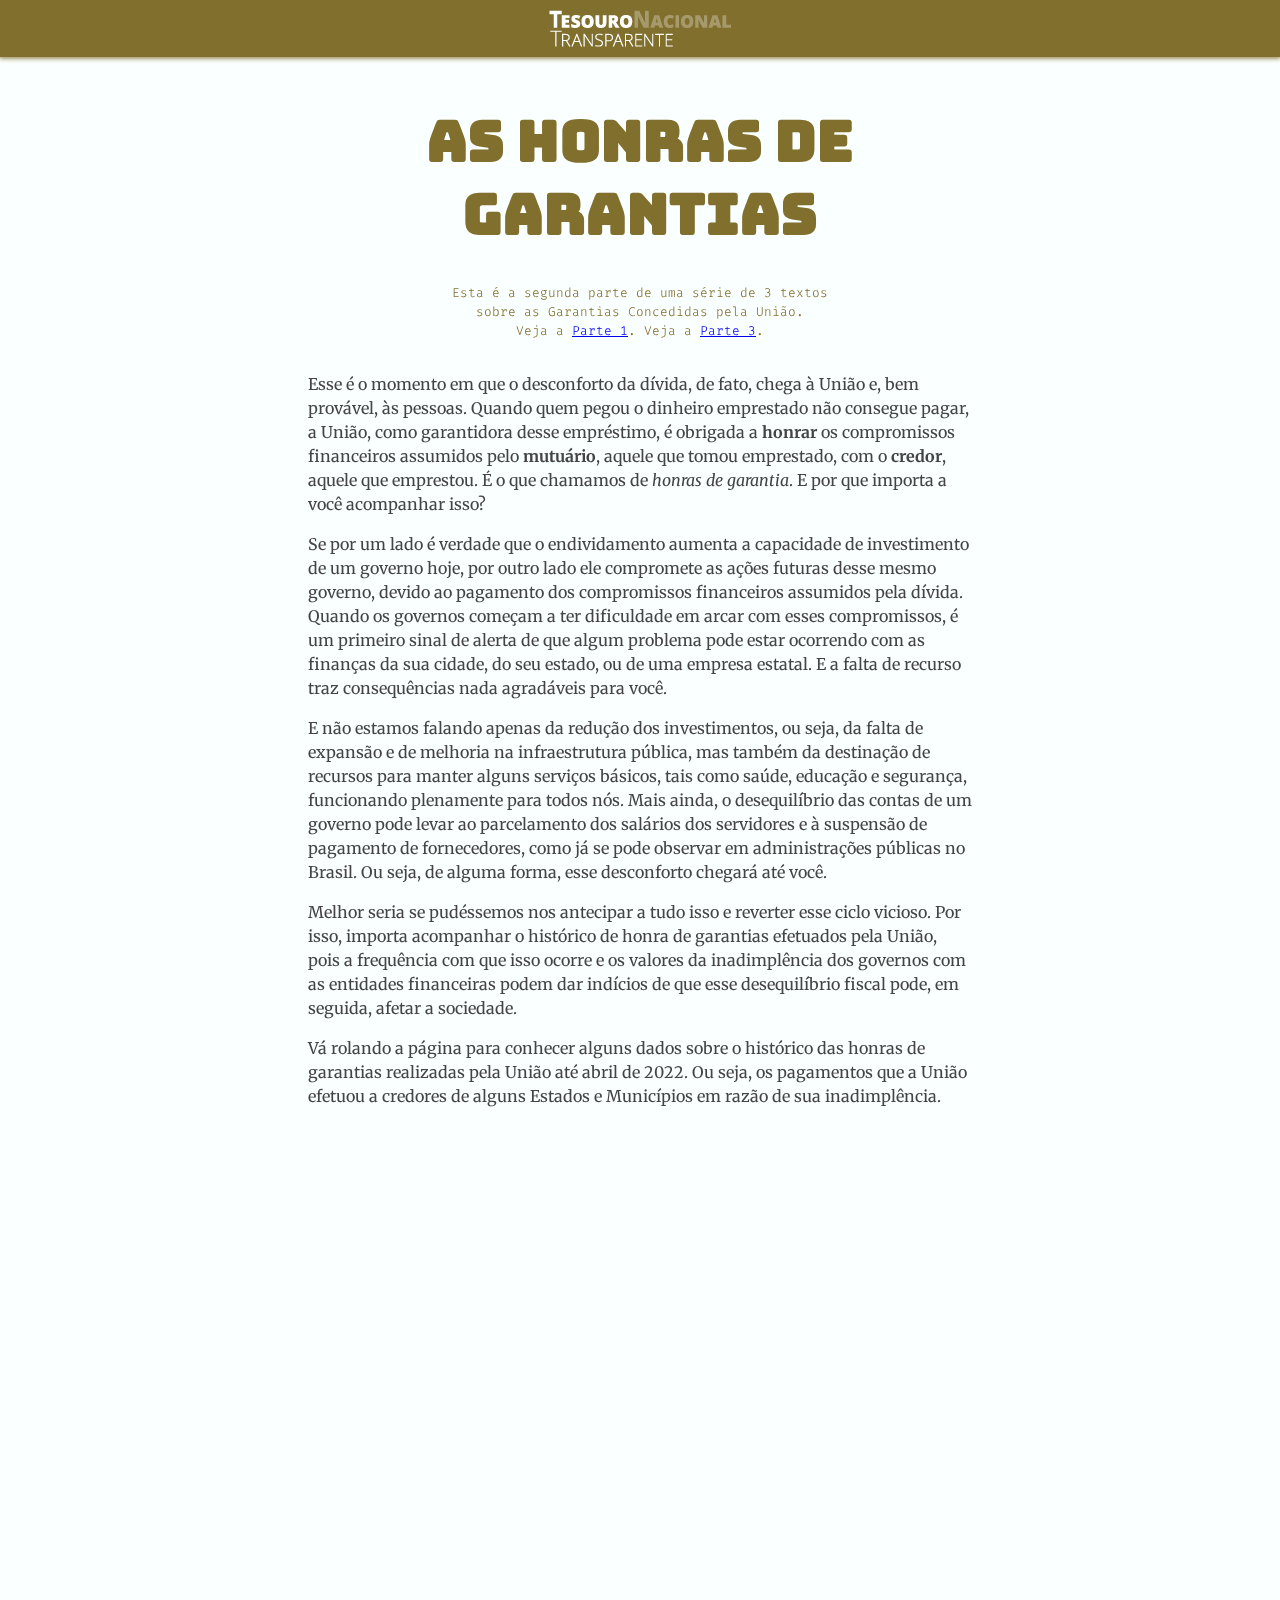
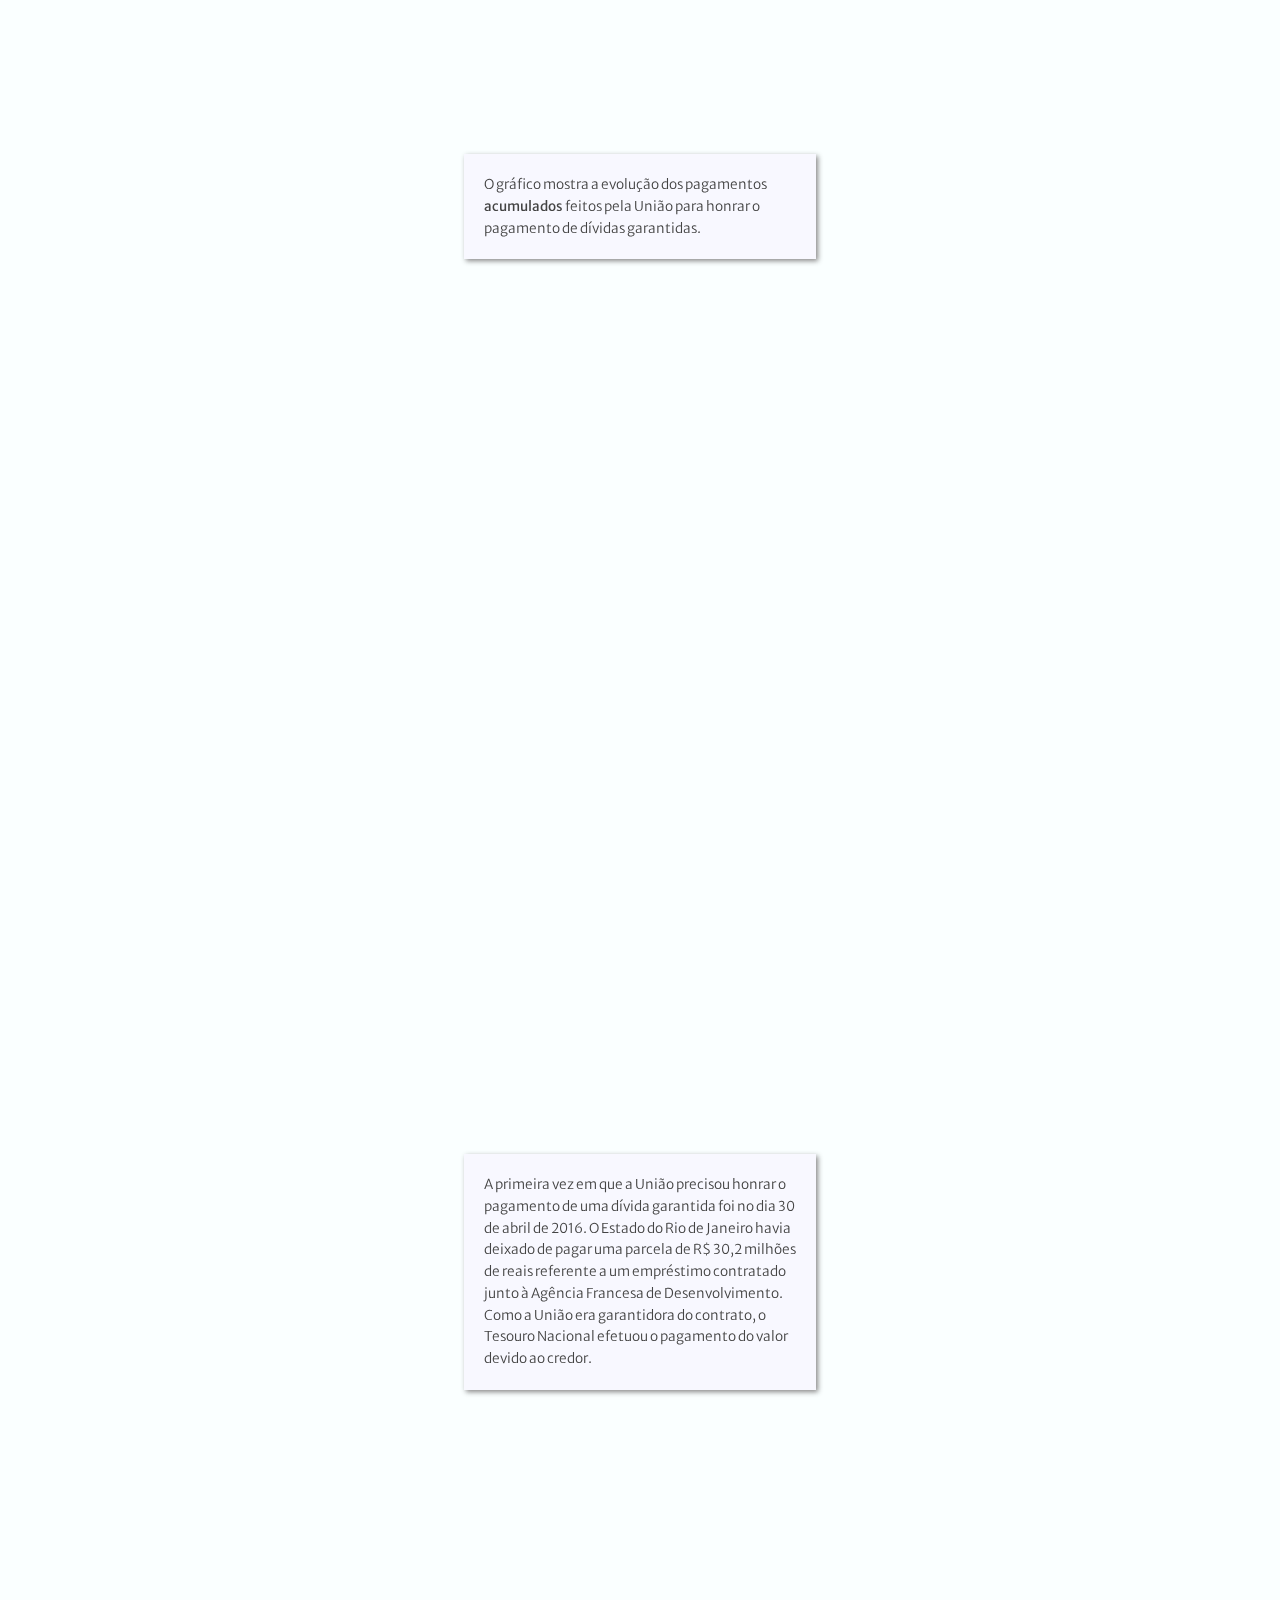
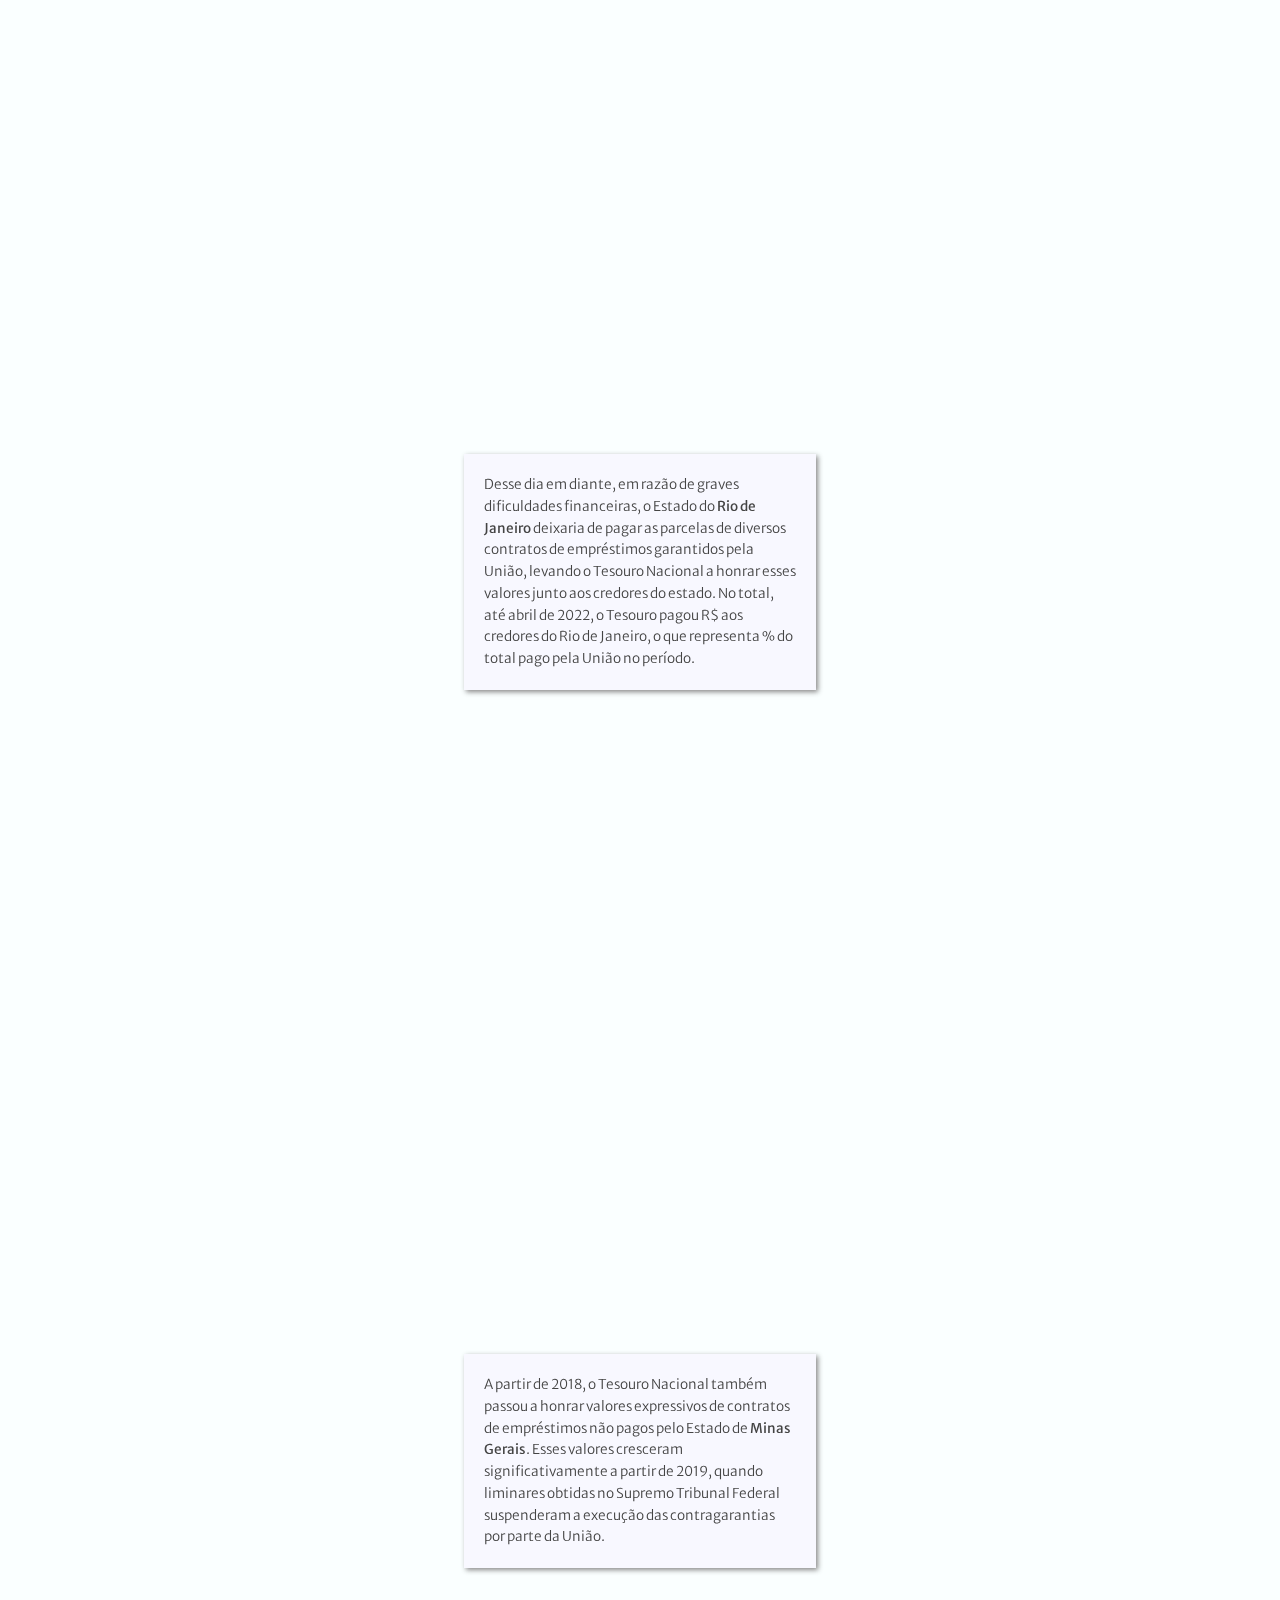
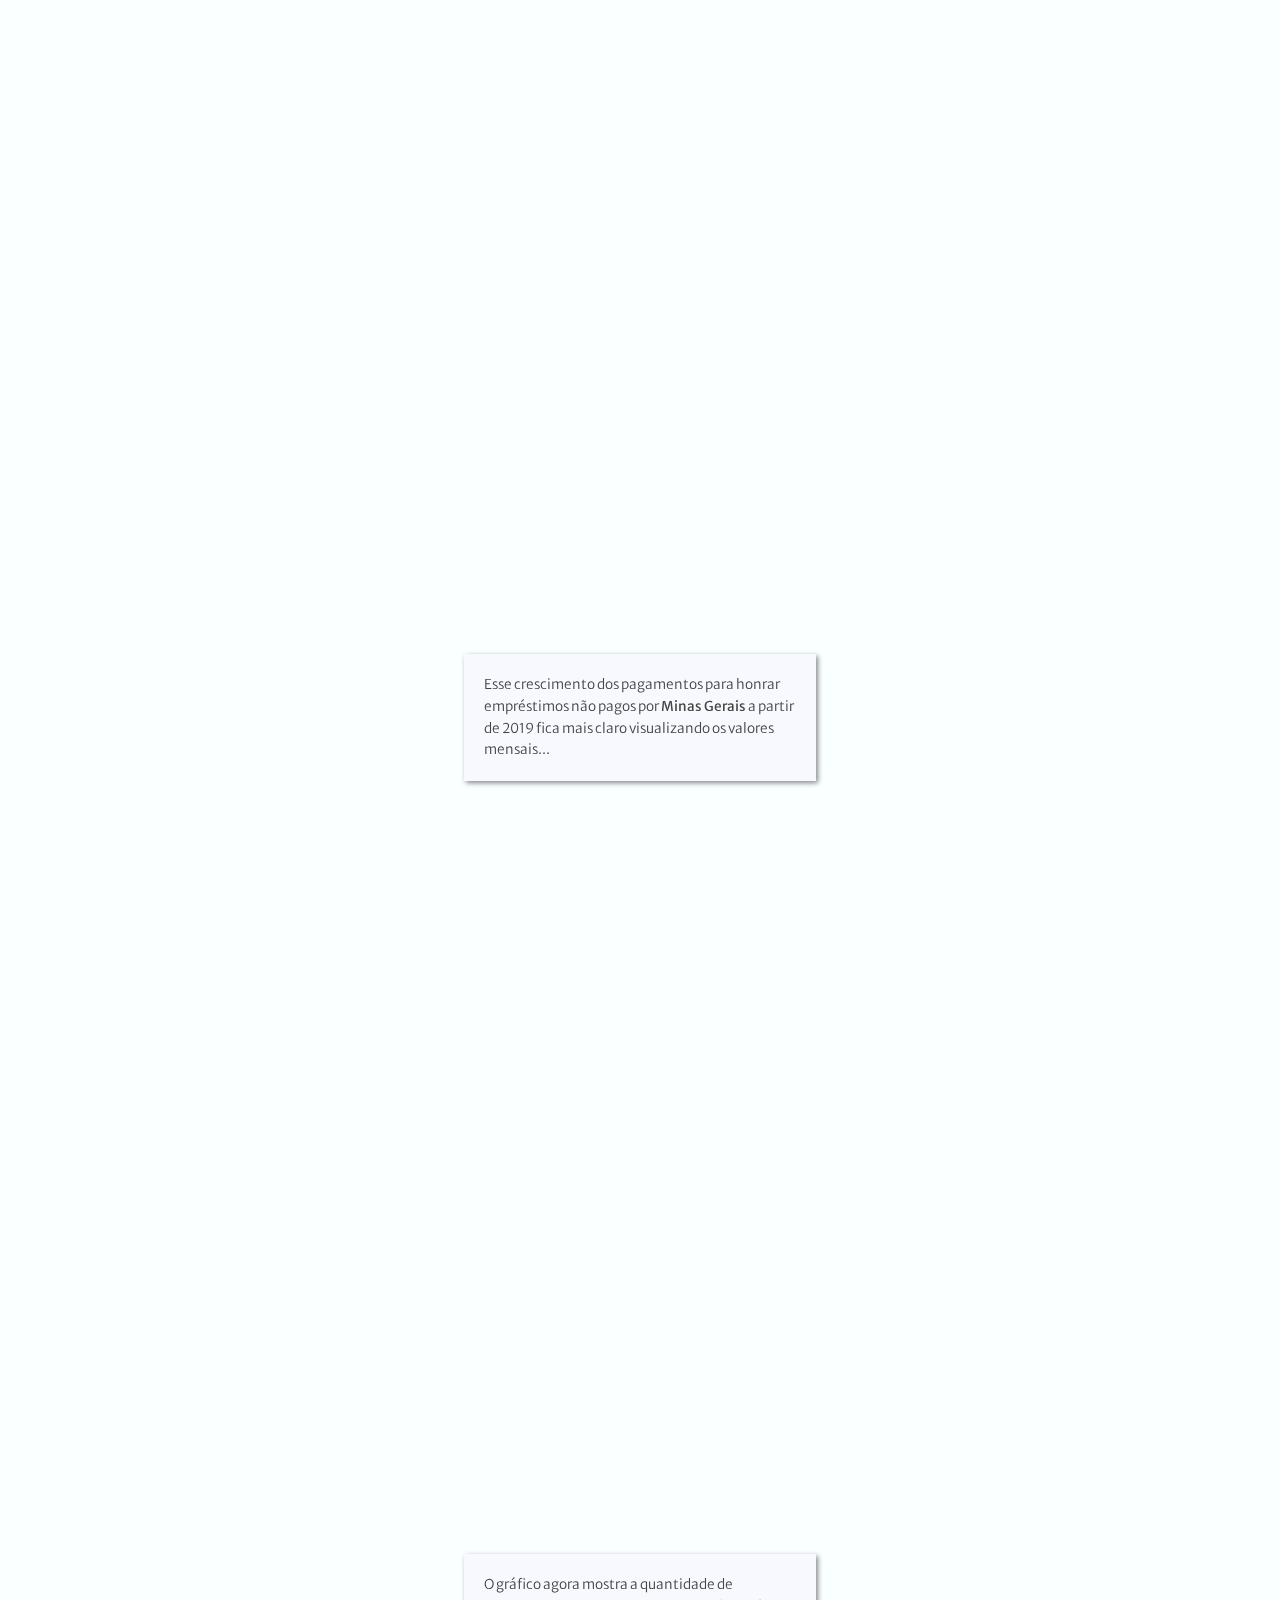
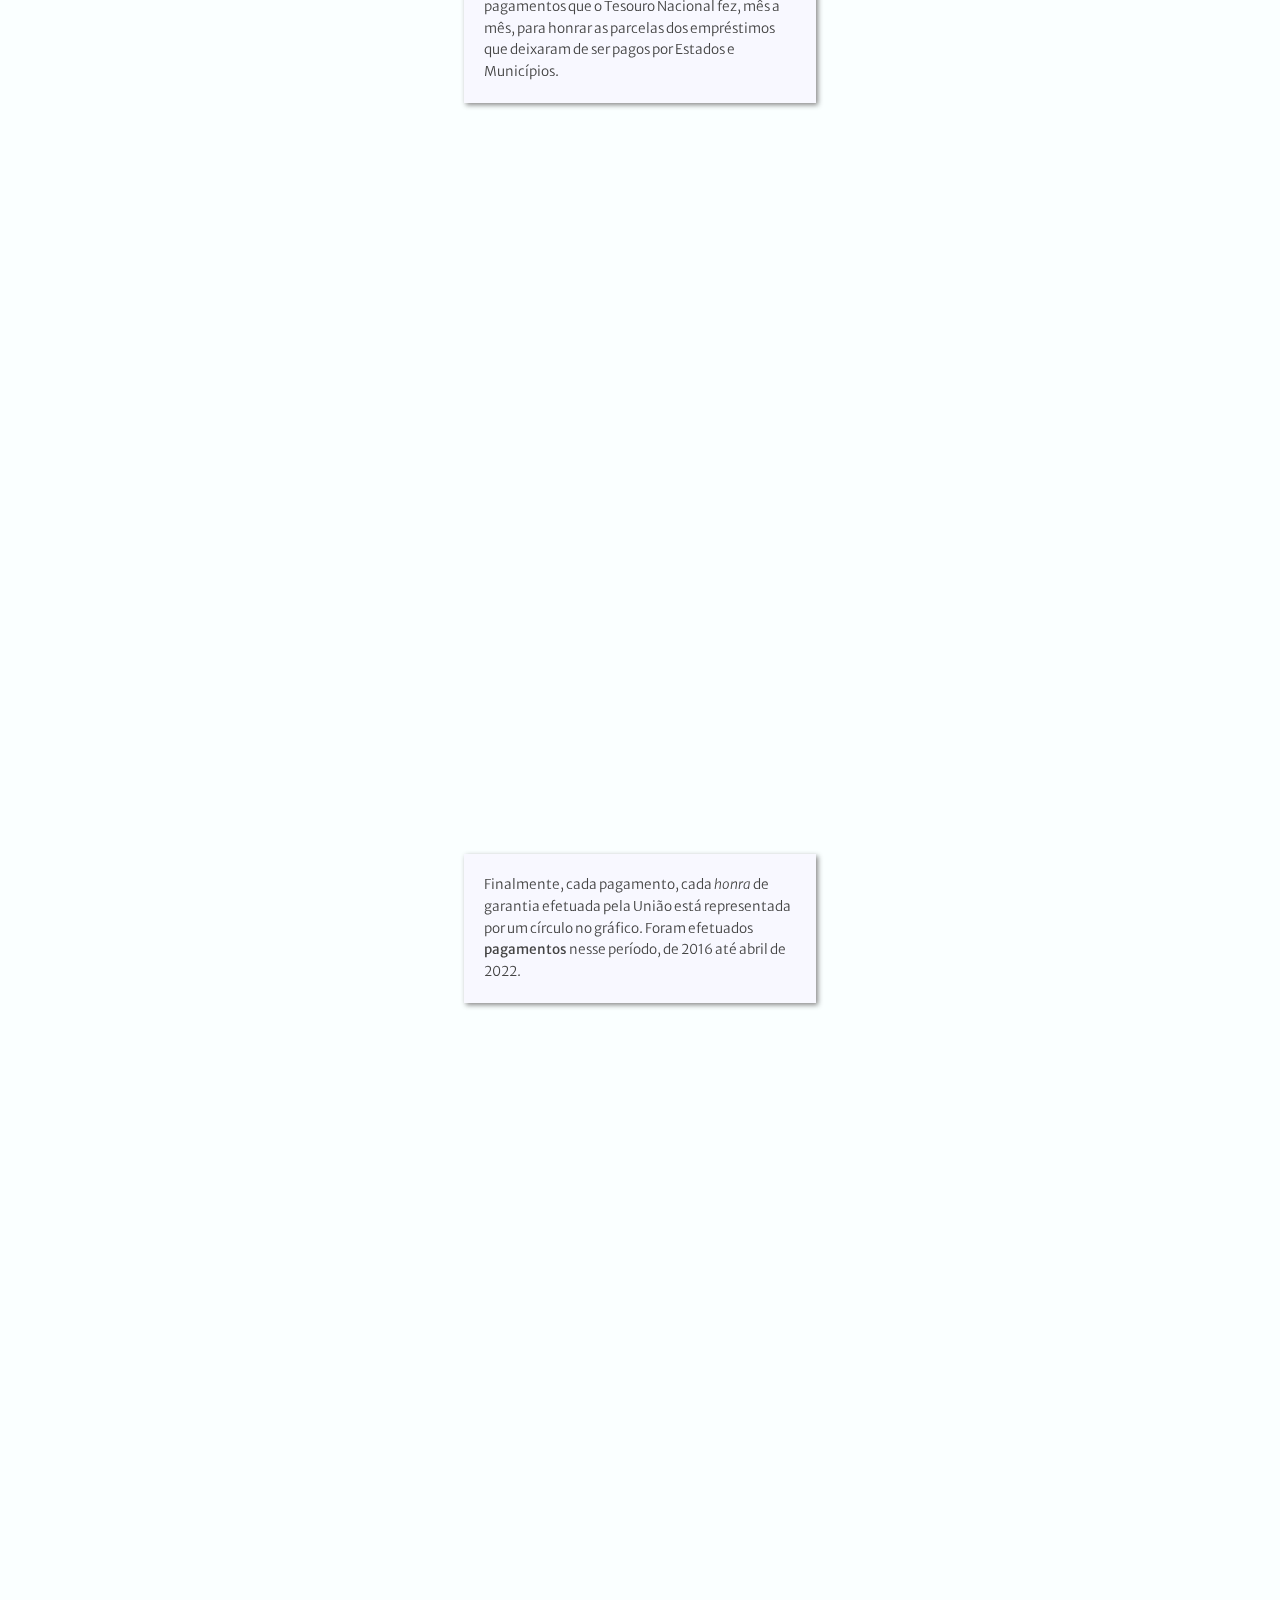
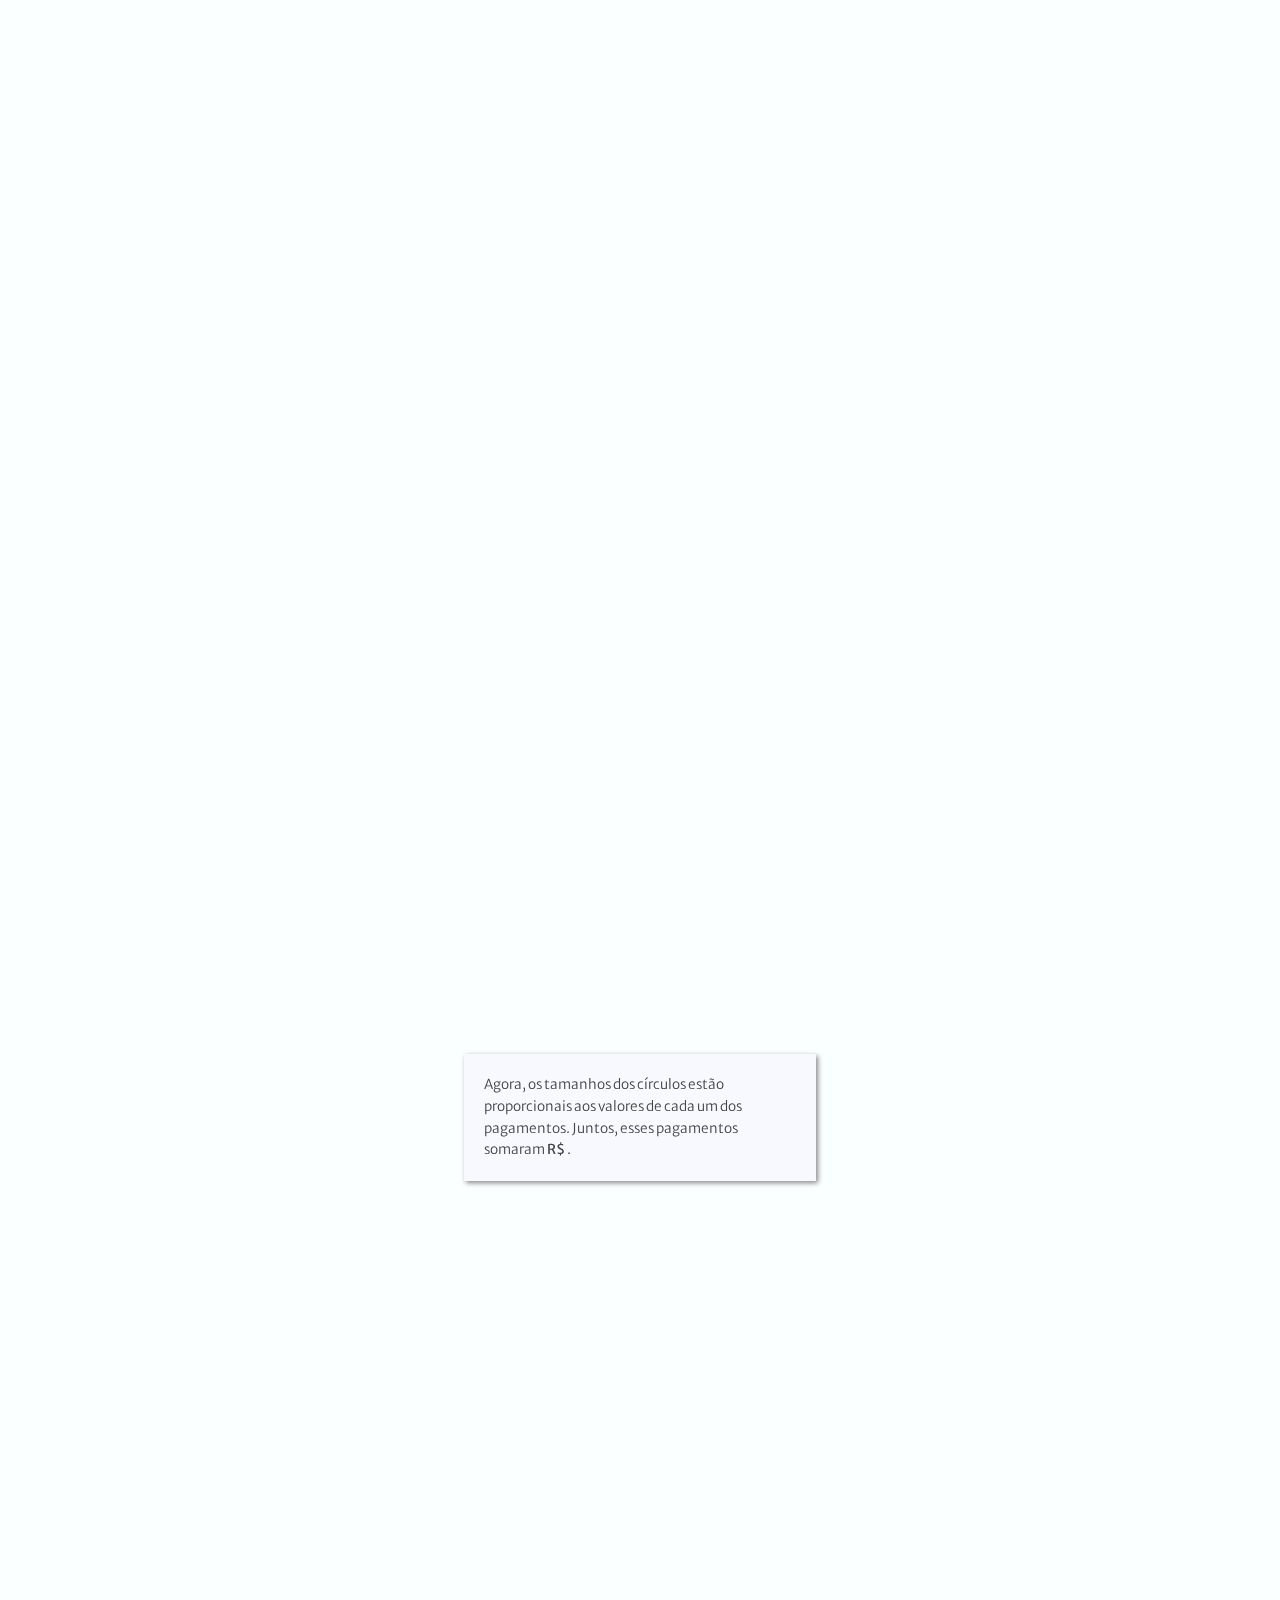
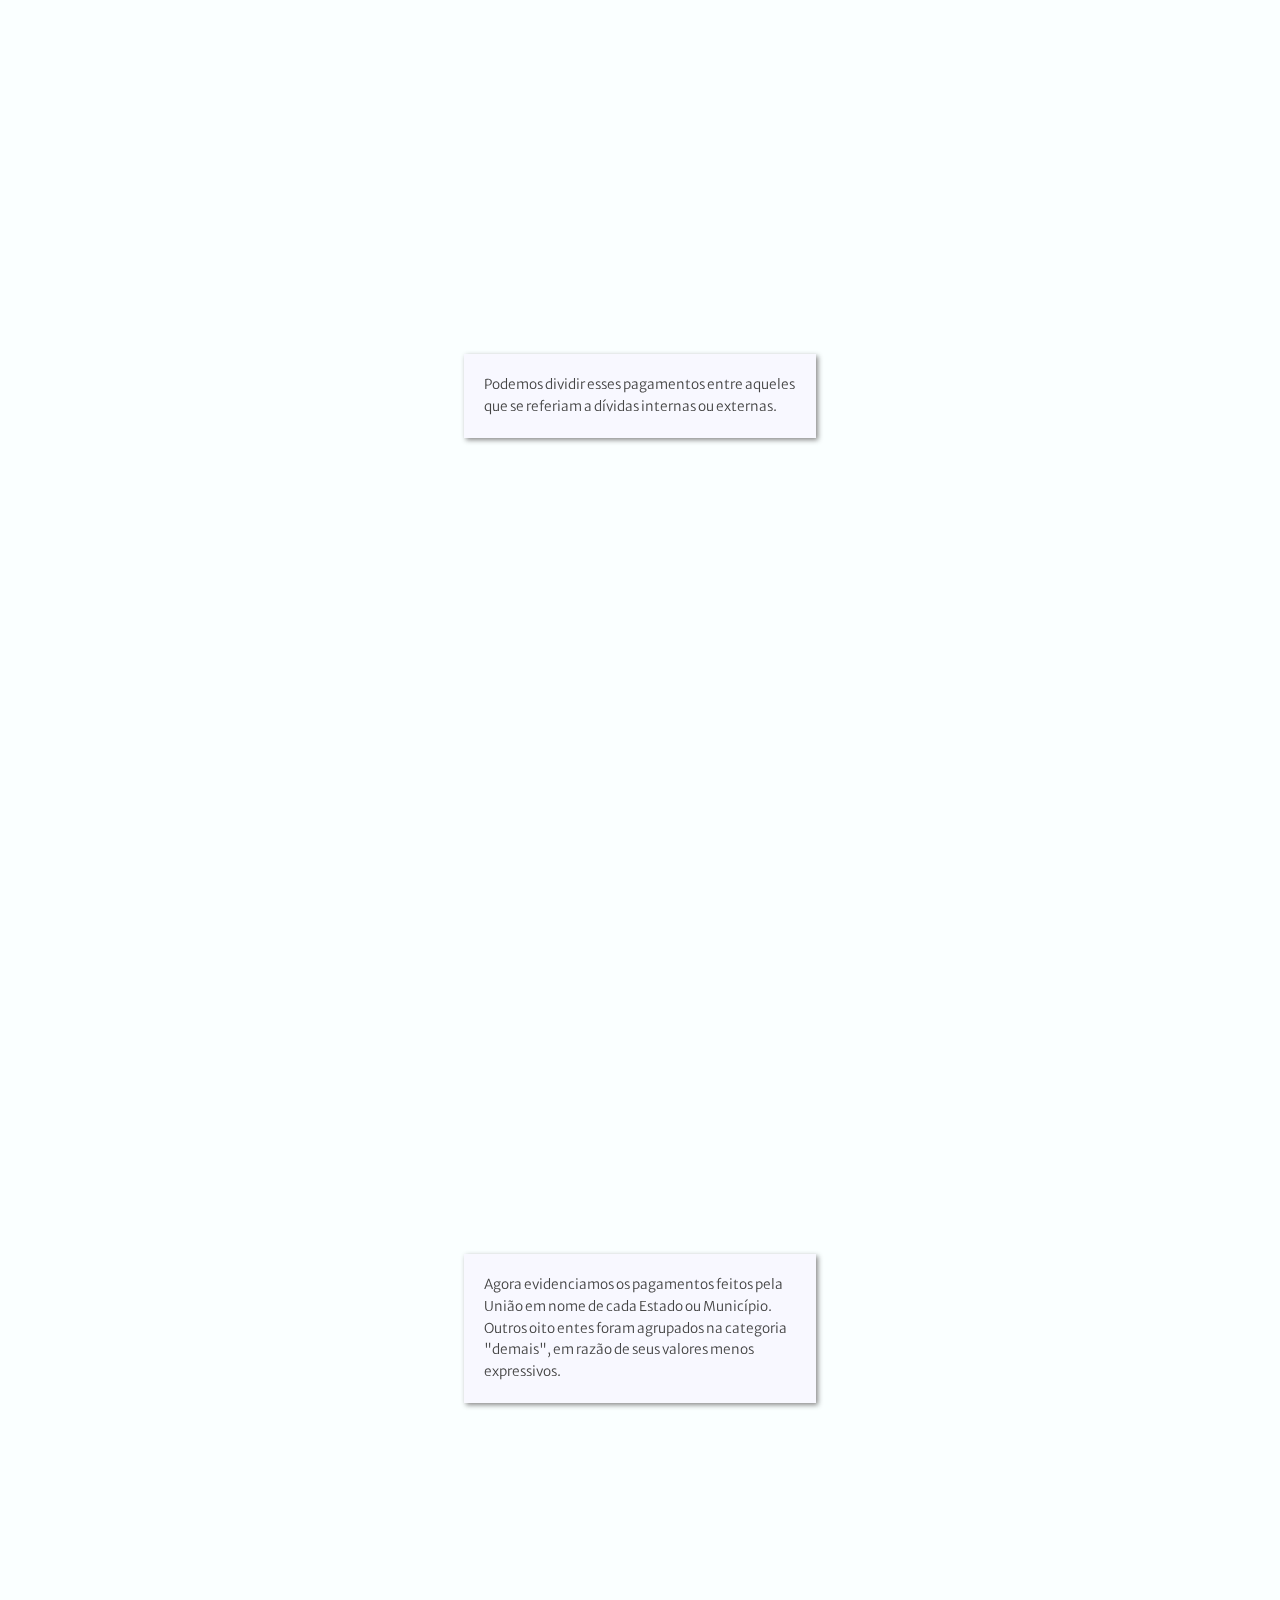
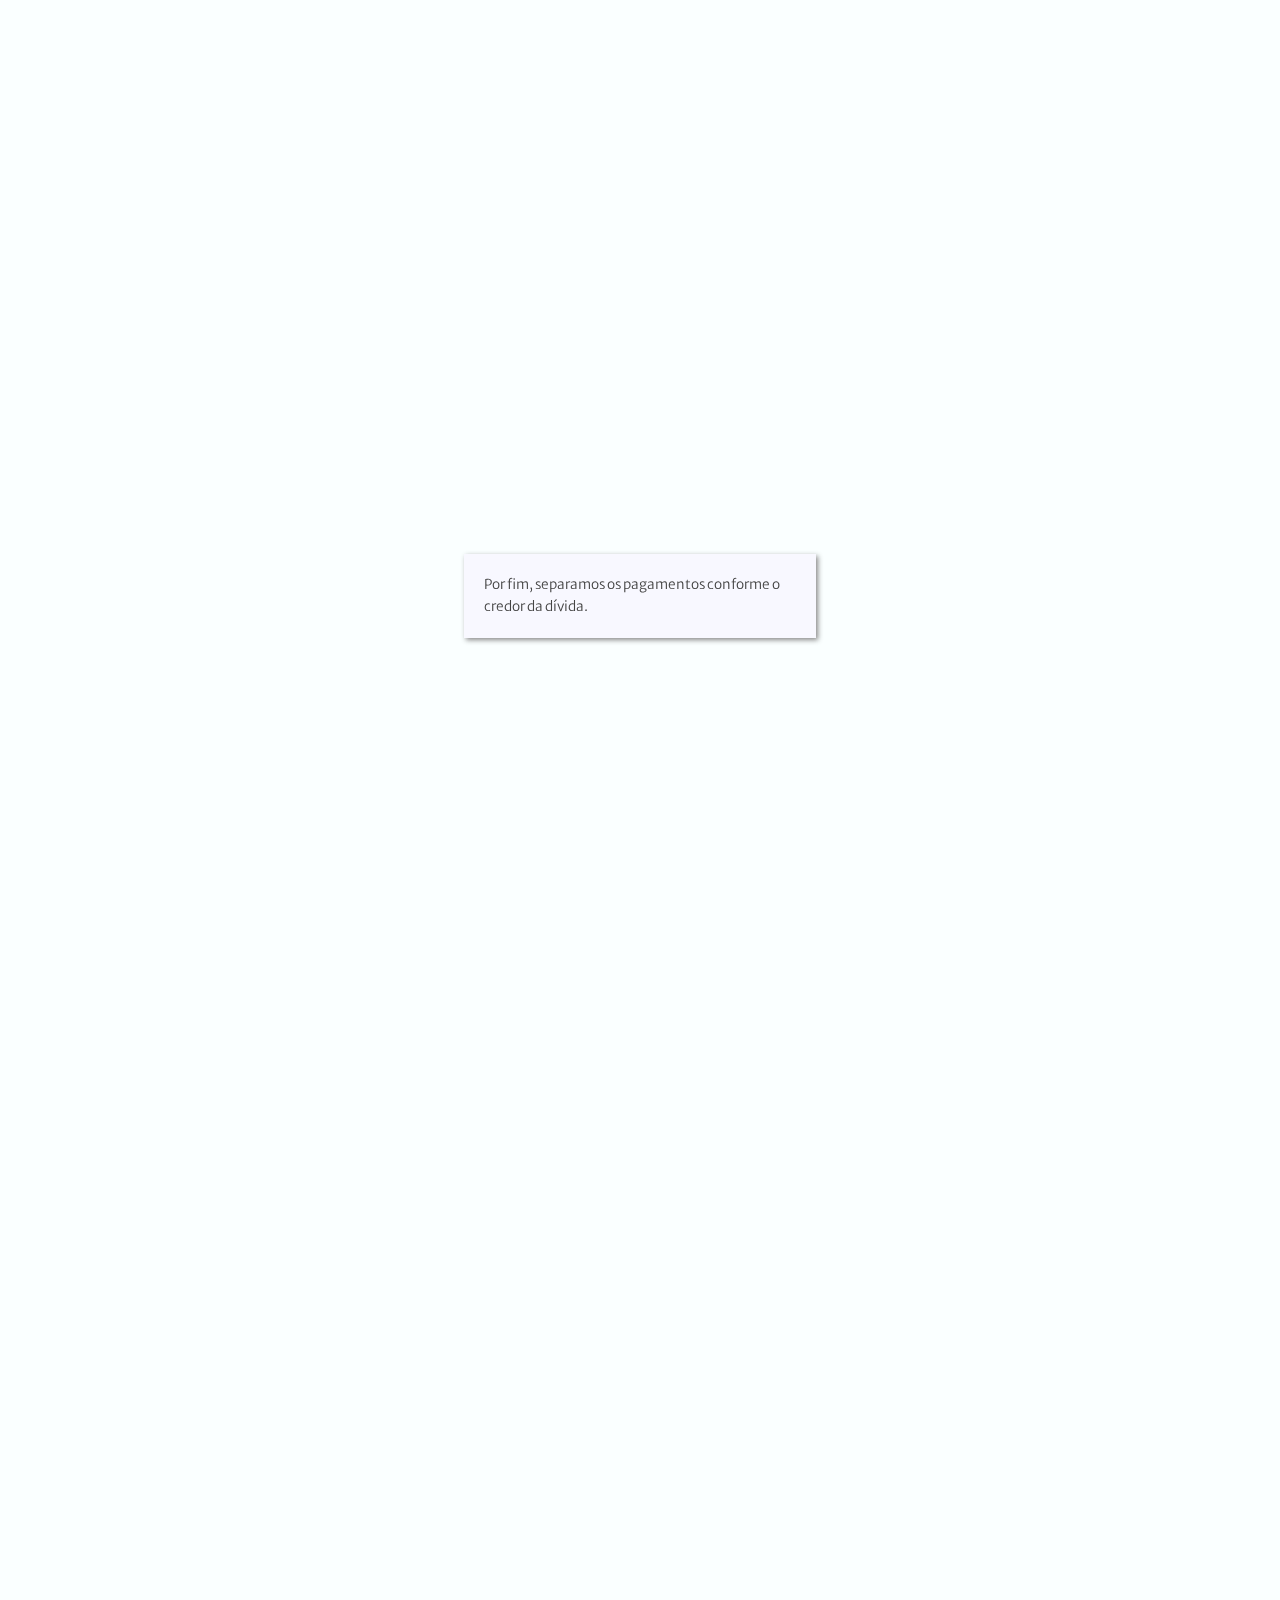
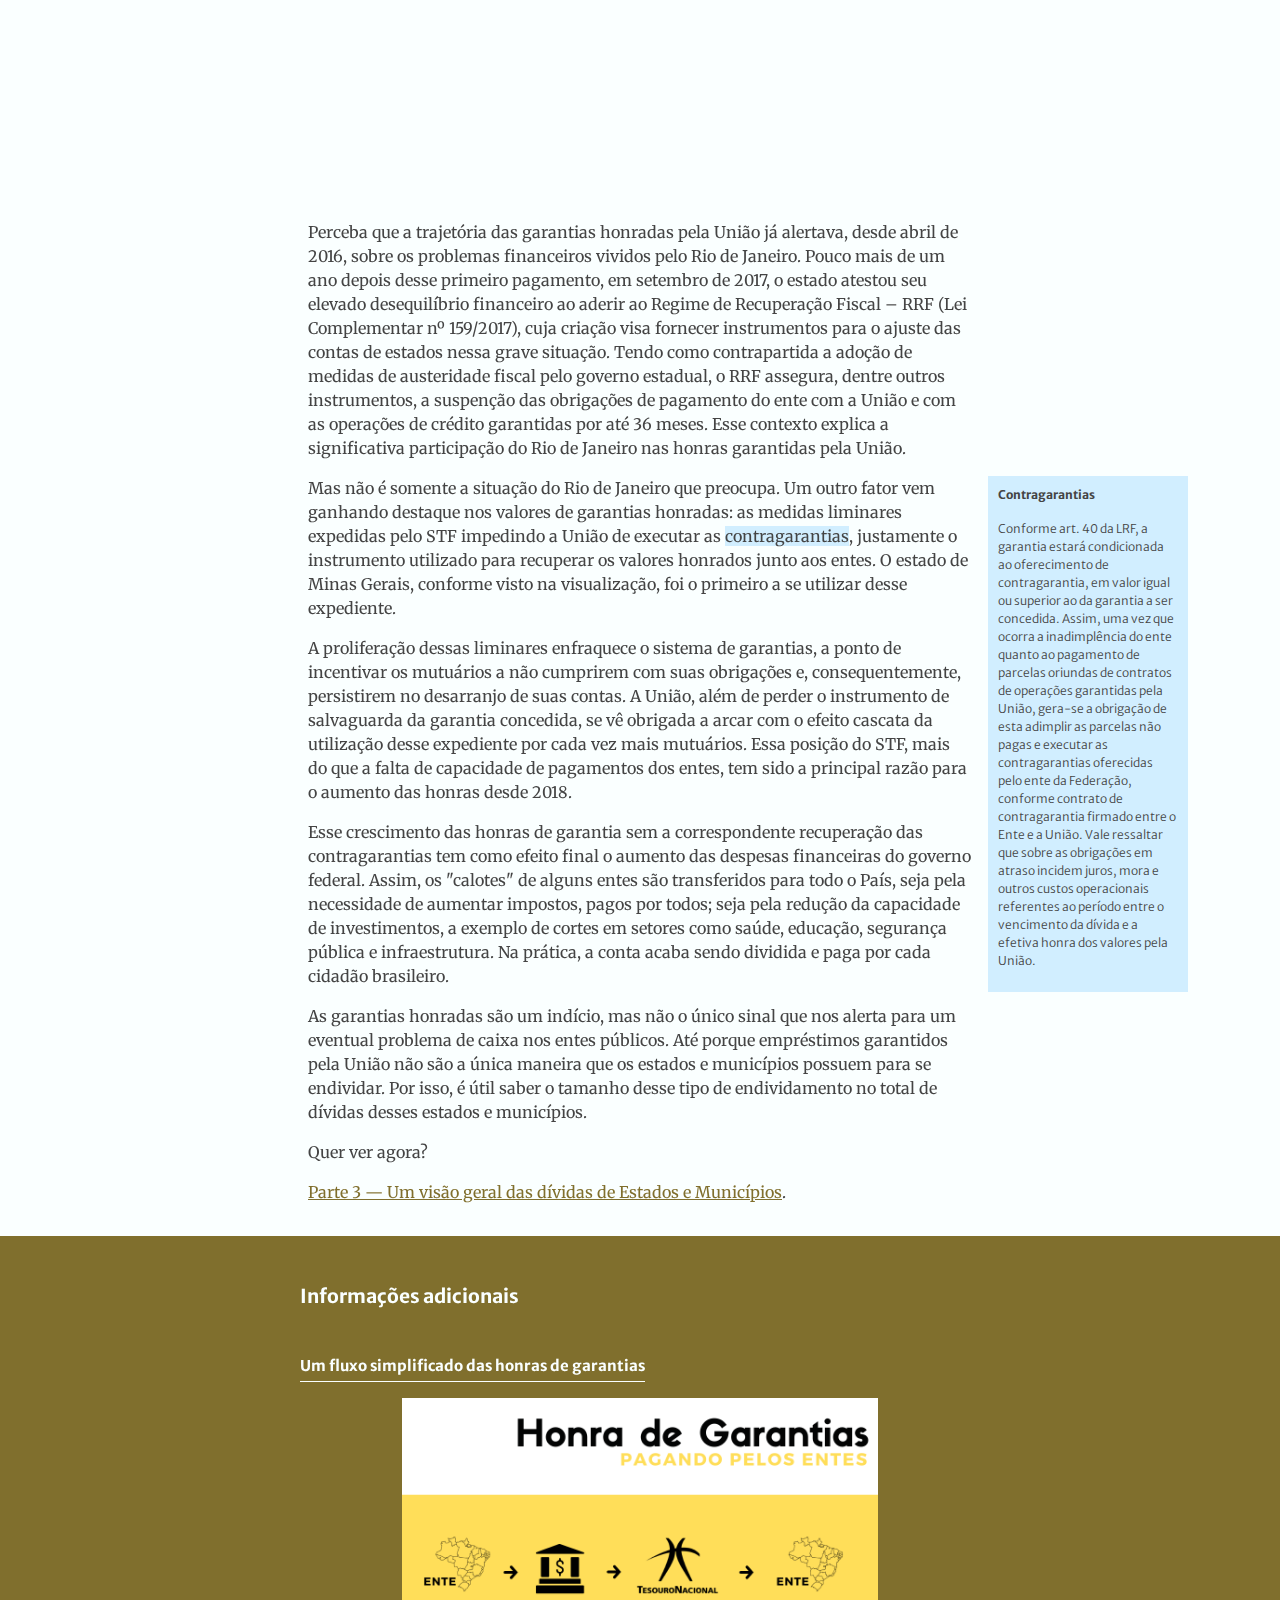
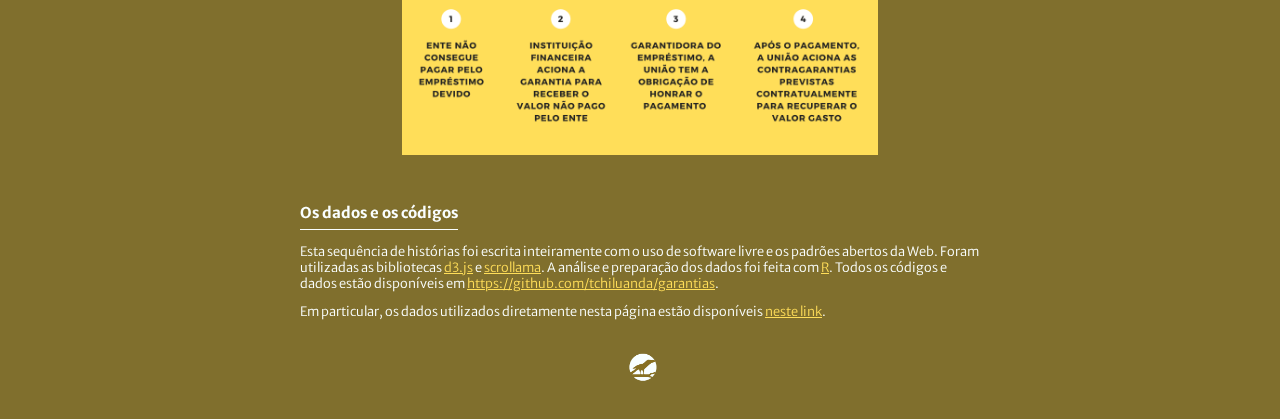
<file: honras/index.html>
<!DOCTYPE html>
<html lang="pt-br">
<head>
    <meta charset="UTF-8">
    <meta name="viewport" content="width=device-width, initial-scale=1.0">
    <meta http-equiv="X-UA-Compatible" content="ie=edge">
    <title>Garantias</title>
    <link href="https://fonts.googleapis.com/css?family=Merriweather:300,300i,400,400i,700,900&display=swap" rel="stylesheet">
    <link href="https://fonts.googleapis.com/css?family=Merriweather+Sans:300,300i,400,400i,700&display=swap" rel="stylesheet">
    <link href="https://fonts.googleapis.com/css?family=Bungee&display=swap" rel="stylesheet" text="GARANTIAS?">
    <link href="https://fonts.googleapis.com/css?family=Fira+Code&display=swap" rel="stylesheet">
    <link rel="stylesheet" href="../webpage/style.css">
    <link rel="stylesheet" href="../webpage/style_honras.css">
    <link rel="icon" type="image/png" href="../webpage/imgs/favicon_tchiluanda6.png"/>
</head>

<body>

<header class="logo">
        <img class="logo-tt" src="../webpage/tt-logo-int.png" alt="logo do Tesouro Nacional Transparente">
</header>

<main>
    <header class="abertura limited-width">
        <h1>As <span>Honras</span> de Garantias</h1>        
        <p>Esta é a segunda parte de uma série de 3 textos sobre as Garantias Concedidas pela União. </br>Veja a <a href="../">Parte 1</a>. Veja a <a href="../dividas/">Parte 3</a>.</p>
    </header>
    <section class="prose limited-width">
        <p>Esse é o momento em que o desconforto da dívida, de fato, chega à União e, bem provável, às pessoas. Quando quem pegou o dinheiro emprestado não consegue pagar, a União, como garantidora desse empréstimo, é obrigada a <strong>honrar</strong> os compromissos financeiros assumidos pelo <strong>mutuário</strong>, aquele que tomou emprestado, com o <strong>credor</strong>, aquele que emprestou. É o que chamamos de <em>honras de garantia</em>. E por que importa a você acompanhar isso?</p>

        <p>Se por um lado é verdade que o endividamento aumenta a capacidade de investimento de um governo hoje, por outro lado ele compromete as ações futuras desse mesmo governo, devido ao pagamento dos compromissos financeiros assumidos pela dívida. Quando os governos começam a ter dificuldade em arcar com esses compromissos, é um primeiro sinal de alerta de que algum problema pode estar ocorrendo com as finanças da sua cidade, do seu estado, ou de uma empresa estatal. E a falta de recurso traz consequências nada agradáveis para você.</p>

        <p>E não estamos falando apenas da redução dos investimentos, ou seja, da falta de expansão e de melhoria na infraestrutura pública, mas também da destinação de recursos para manter alguns serviços básicos, tais como saúde, educação e segurança, funcionando plenamente para todos nós. Mais ainda, o desequilíbrio das contas de um governo pode levar ao parcelamento dos salários dos servidores e à suspensão de pagamento de fornecedores, como já se pode observar em administrações públicas no Brasil. Ou seja, de alguma forma, esse desconforto chegará até você.</p>

        <p>Melhor seria se pudéssemos nos antecipar a tudo isso e reverter esse ciclo vicioso. Por isso, importa acompanhar o histórico de honra de garantias efetuados pela União, pois a frequência com que isso ocorre e os valores da inadimplência dos governos com as entidades financeiras podem dar indícios de que esse desequilíbrio fiscal pode, em seguida, afetar a sociedade.</p>

        <p>Vá rolando a página para conhecer alguns dados sobre o histórico das honras de garantias realizadas pela União até abril de 2022. Ou seja, os pagamentos que a União efetuou a credores de alguns Estados e Municípios em razão de sua inadimplência.</p>
    </section>
    <section id="vis-honras-scrolly">
        <div class="scrolly">
            <figure class="container-vis-honras sticky">
                <svg id="vis-honras">
                </svg>
            </figure>             
            <article class="container-honras-steps limited-width">   
                <div class="honras-steps">
                    <p>O gráfico mostra a evolução dos pagamentos <strong>acumulados</strong> feitos pela União para honrar o pagamento de dívidas garantidas.</p>
                </div>                
                <div class="honras-steps">
                    <p>A primeira vez em que a União precisou honrar o pagamento de uma dívida garantida foi no dia 30 de abril de 2016. O Estado do Rio de Janeiro havia deixado de pagar uma parcela de R$ 30,2 milhões de reais referente a um empréstimo contratado junto à Agência Francesa de Desenvolvimento. Como a União era garantidora do contrato, o Tesouro Nacional efetuou o pagamento do valor devido ao credor.</p>
                </div>
                <div class="honras-steps">
                    <p>Desse dia em diante, em razão de graves dificuldades financeiras, o Estado do <strong id="d3-honras-nome-rio">Rio de Janeiro</strong> deixaria de pagar as parcelas de diversos contratos de empréstimos garantidos pela União, levando o Tesouro Nacional a honrar esses valores junto aos credores do estado. No total, até abril de 2022, o Tesouro pagou R$ <strong id="honras-total-rio"></strong> aos credores do Rio de Janeiro, o que representa <strong id="honras-total-rio-pct"></strong>% do total pago pela União no período.</p>
                </div>
                <div class="honras-steps">
                    <p>A partir de 2018, o Tesouro Nacional também passou a honrar valores expressivos de contratos de empréstimos não pagos pelo Estado de <strong class="d3-honras-nome-mg"Minas Gerais>Minas Gerais</strong>. Esses valores cresceram significativamente a partir de 2019, quando liminares obtidas no Supremo Tribunal Federal suspenderam a execução das contragarantias por parte da União.</p>
                </div>       
                <div class="honras-steps">
                    <p>Esse crescimento dos pagamentos para honrar empréstimos não pagos por <strong class="d3-honras-nome-mg"Minas Gerais>Minas Gerais</strong> a partir de 2019 fica mais claro visualizando os valores mensais...</p>
                </div>    
                <div class="honras-steps">
                    <p>O gráfico agora mostra a quantidade de pagamentos que o Tesouro Nacional fez, mês a mês, para honrar as parcelas dos empréstimos que deixaram de ser pagos por Estados e Municípios.</p>
                </div>   
                <div class="honras-steps">
                    <p>Finalmente, cada pagamento, cada <em>honra</em> de garantia efetuada pela União está representada por um círculo no gráfico. Foram efetuados <strong><span id="d3-honras-qde-pgtos"></span> pagamentos</strong> nesse período, de 2016 até abril de 2022.</p>
                </div>
                <div class="honras-steps">
                </div>                   
                <div class="honras-steps">
                    <p>Agora, os tamanhos dos círculos estão proporcionais aos valores de cada um dos pagamentos. Juntos, esses pagamentos somaram <strong>R$ <span id="d3-honras-valor-total"></span></strong>.</p>
                </div> 
                <div class="honras-steps">
                    <p>Podemos dividir esses pagamentos entre aqueles que se referiam a dívidas internas ou externas.</p>
                </div>   
                <div class="honras-steps">
                    <p>Agora evidenciamos os pagamentos feitos pela União em nome de cada Estado ou Município. Outros oito entes foram agrupados na categoria "demais", em razão de seus valores menos expressivos.</p>
                </div>   
                <div class="honras-steps">
                    <p>Por fim, separamos os pagamentos conforme o credor da dívida.</p>
                </div> 
                <div class="honras-steps"></div>                     
            </article>           

        </div>
    </section>
    <section class="prose limited-width">
        <p>
            Perceba que a trajetória das garantias honradas pela União já alertava, desde abril de 2016, sobre os problemas financeiros vividos pelo Rio de Janeiro. Pouco mais de um ano depois desse primeiro pagamento, em setembro de 2017, o estado atestou seu elevado desequilíbrio financeiro ao aderir ao Regime de Recuperação Fiscal – RRF (Lei Complementar nº 159/2017), cuja criação visa fornecer instrumentos para o ajuste das contas de estados nessa grave situação. Tendo como contrapartida a adoção de medidas de austeridade fiscal pelo governo estadual, o RRF assegura, dentre outros instrumentos, a suspenção das obrigações de pagamento do ente com a União e com as operações de crédito garantidas por até 36 meses. Esse contexto explica a significativa participação do Rio de Janeiro nas honras garantidas pela União.
        </p>
        <div class="container-grupo-com-quadro">
            <p>
                Mas não é somente a situação do Rio de Janeiro que preocupa. Um outro fator vem ganhando destaque nos valores de garantias honradas: as medidas liminares expedidas pelo STF impedindo a União de executar as <span class="termo-destaque-lateral">contragarantias</span>, justamente o instrumento utilizado para recuperar os valores honrados junto aos entes. O estado de Minas Gerais, conforme visto na visualização, foi o primeiro a se utilizar desse expediente.
            </p>
            <aside class="conteudo-destaque-lateral">
                <h4>Contragarantias</h4>
                <p>Conforme art. 40 da LRF, a garantia estará condicionada ao oferecimento de contragarantia, em valor igual ou superior ao da garantia a ser concedida. Assim, uma vez que ocorra a inadimplência do ente  quanto ao pagamento de parcelas oriundas de contratos de operações garantidas pela União, gera-se a obrigação de esta adimplir as parcelas não pagas e executar as contragarantias oferecidas pelo ente da Federação, conforme contrato de contragarantia firmado entre o Ente e a União. Vale ressaltar que sobre as obrigações em atraso incidem juros, mora e outros custos operacionais referentes ao período entre o vencimento da dívida e a efetiva honra dos valores pela União.
                </p>
            </aside>

        </div>
        <p>
            A proliferação dessas liminares enfraquece o sistema de garantias, a ponto de incentivar os mutuários a não cumprirem com suas obrigações e, consequentemente, persistirem no desarranjo de suas contas. A União, além de perder o instrumento de salvaguarda da garantia concedida, se vê obrigada a arcar com o efeito cascata da utilização desse expediente por cada vez mais mutuários. Essa posição do STF, mais do que a falta de capacidade de pagamentos dos entes, tem sido a principal razão para o aumento das honras desde 2018. 
        </p>

        <p>
            Esse crescimento das honras de garantia sem a correspondente recuperação das contragarantias tem como efeito final o aumento das despesas financeiras do governo federal. Assim, os "calotes" de alguns entes são transferidos para todo o País, seja pela necessidade de aumentar impostos, pagos por todos; seja pela redução da capacidade de investimentos, a exemplo de cortes em setores como saúde, educação, segurança pública e infraestrutura. Na prática, a conta acaba sendo dividida e paga por cada cidadão brasileiro.
        </p>

        <p>
            As garantias honradas são um indício, mas não o único sinal que nos alerta para um eventual problema de caixa nos entes públicos. Até porque empréstimos garantidos pela União não são a única maneira que os estados e municípios possuem para se endividar. Por isso, é útil saber o tamanho desse tipo de endividamento no total de dívidas desses estados e municípios.
        </p>

        <p>
            Quer ver agora?
        </p>

        <p><a href="../dividas/" target="_blank">Parte 3 &mdash; Um visão geral das dívidas de Estados e Municípios</a>.</p>
    </section>
</main>
<footer>
    <section class="anexo">
        <div class="limited-width">
            <h2>Informações adicionais</h1>

            <h3>Um fluxo simplificado das honras de garantias</h3>

            <div class="imagens">
                <img src="../webpage/imgs/3.png" alt="Esquema do fluxo de honras de garantias" style="margin-bottom: 1rem;">
            </div>

            <h3>Os dados e os códigos</h3>
            
            <p>Esta sequência de histórias foi escrita inteiramente com o uso de software livre e os padrões abertos da Web. Foram utilizadas as bibliotecas <a href="https://d3js.org/" target="_blank">d3.js</a> e <a href="https://github.com/russellgoldenberg/scrollama">scrollama</a>. A análise e preparação dos dados foi feita com <a href="https://cran.r-project.org/" target= "_blank">R</a>. Todos os códigos e dados estão disponíveis em <a href="https://github.com/tchiluanda/garantias" target="_blank">https://github.com/tchiluanda/garantias</a>.</p>

            <p>Em particular, os dados utilizados diretamente nesta página estão disponíveis <a href="https://github.com/tchiluanda/garantias/tree/master/webpage/dados" target="_blank">neste link</a>.</p>

            <img src="../webpage/imgs/tchiluanda_amarelo.png" alt="logo do tchiluanda, o passarinho que representa o Grupo de Análise de Dados do Tesouro" class="logo-tchiluanda">

            
        </div>

    </section>
</footer>
</body>

<script src="../webpage/external_scripts/intersection-observer.js"></script>
<script src="../webpage/external_scripts/scrollama.js"></script>
<script src="../webpage/external_scripts/d3.v5.min.js"></script>
<script src="../webpage/external_scripts/enter-view.js"></script>
<script src="../webpage/vis-honras.js"></script>  
<script src="../webpage/utils.js"></script>  

</html>
</file>
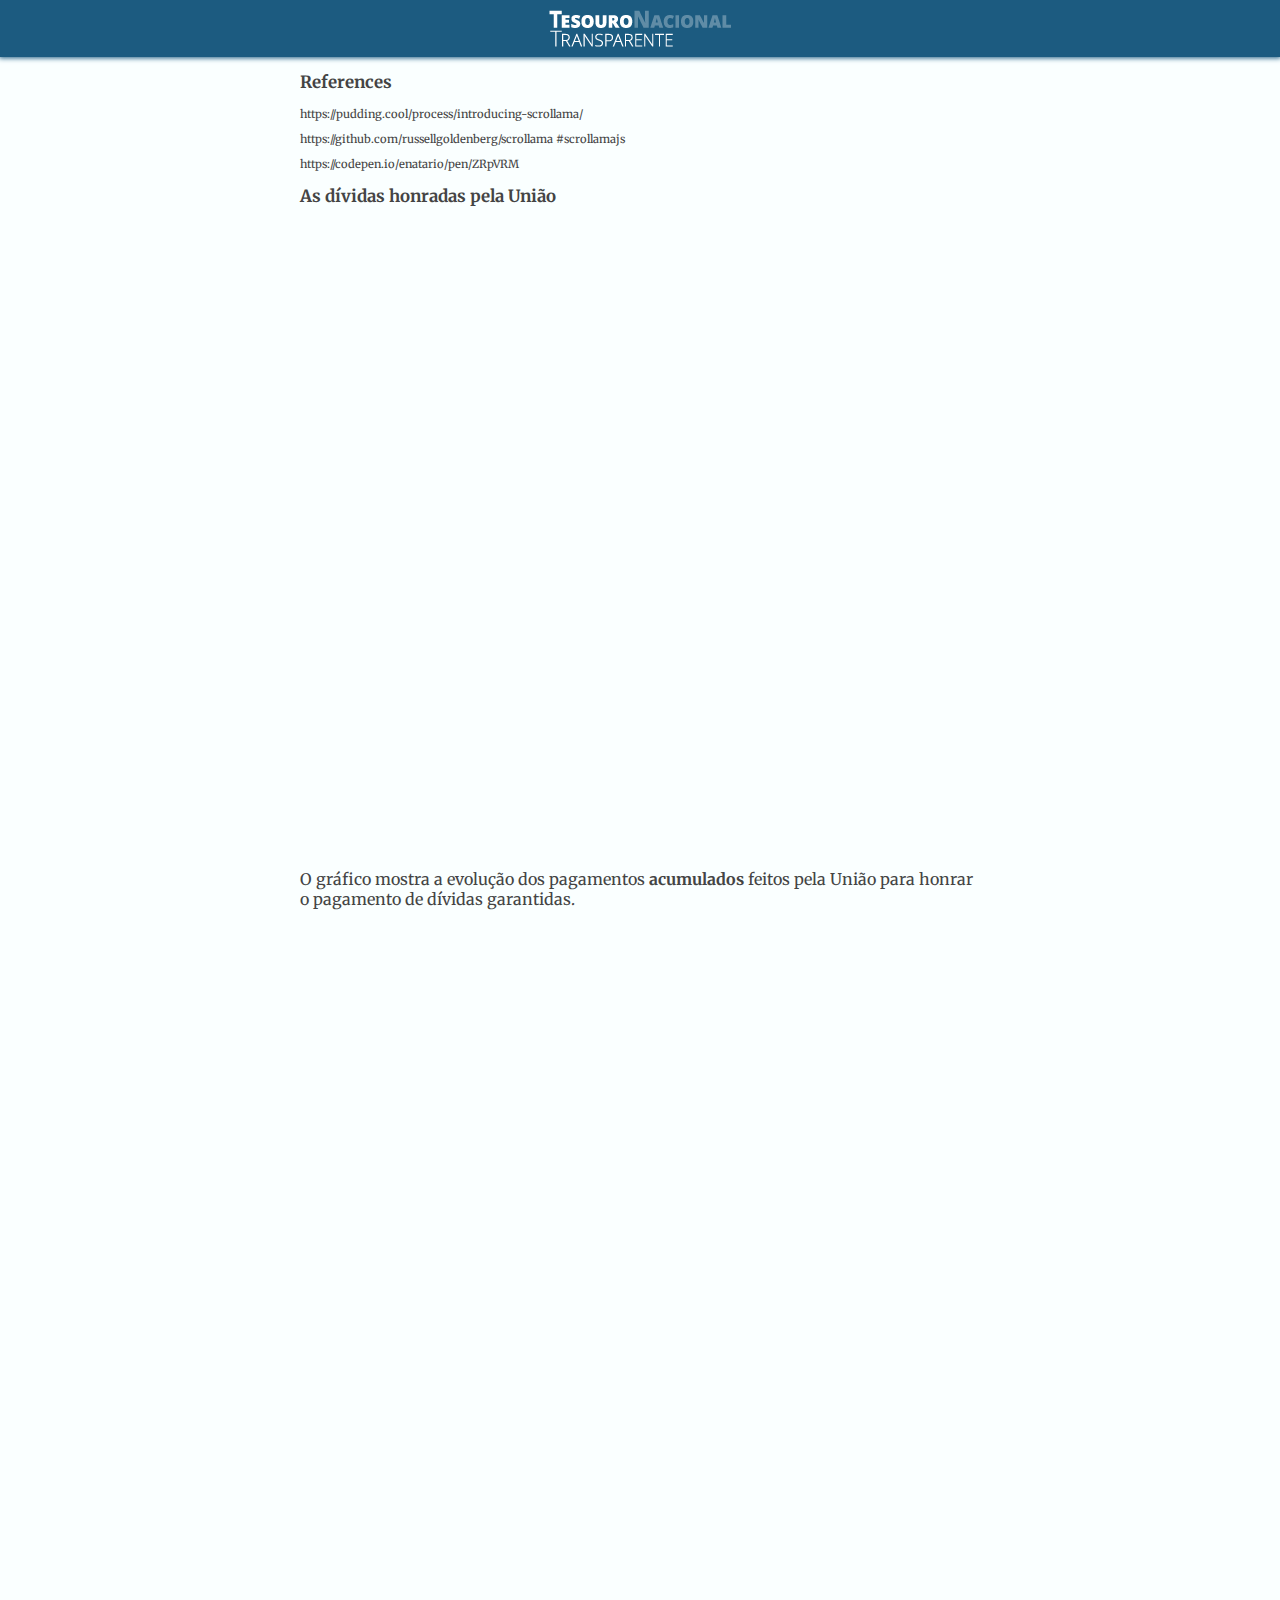
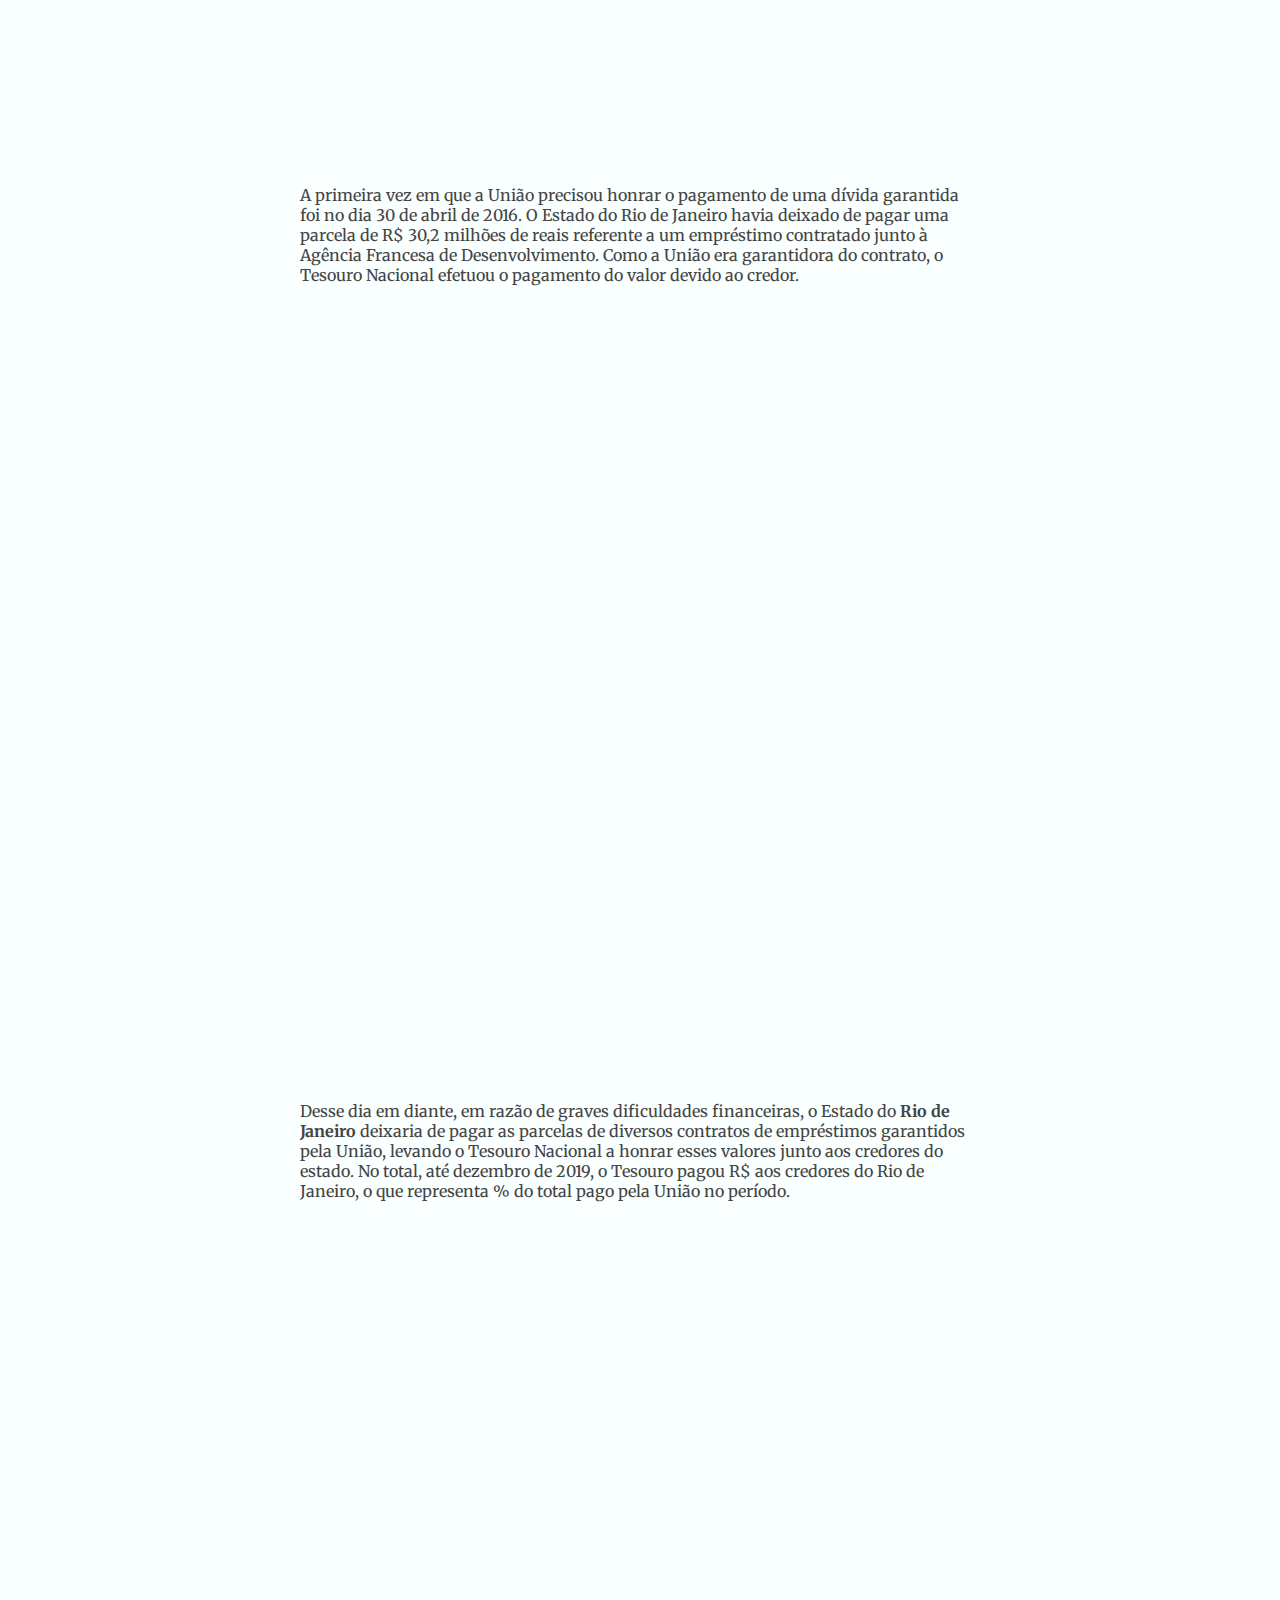
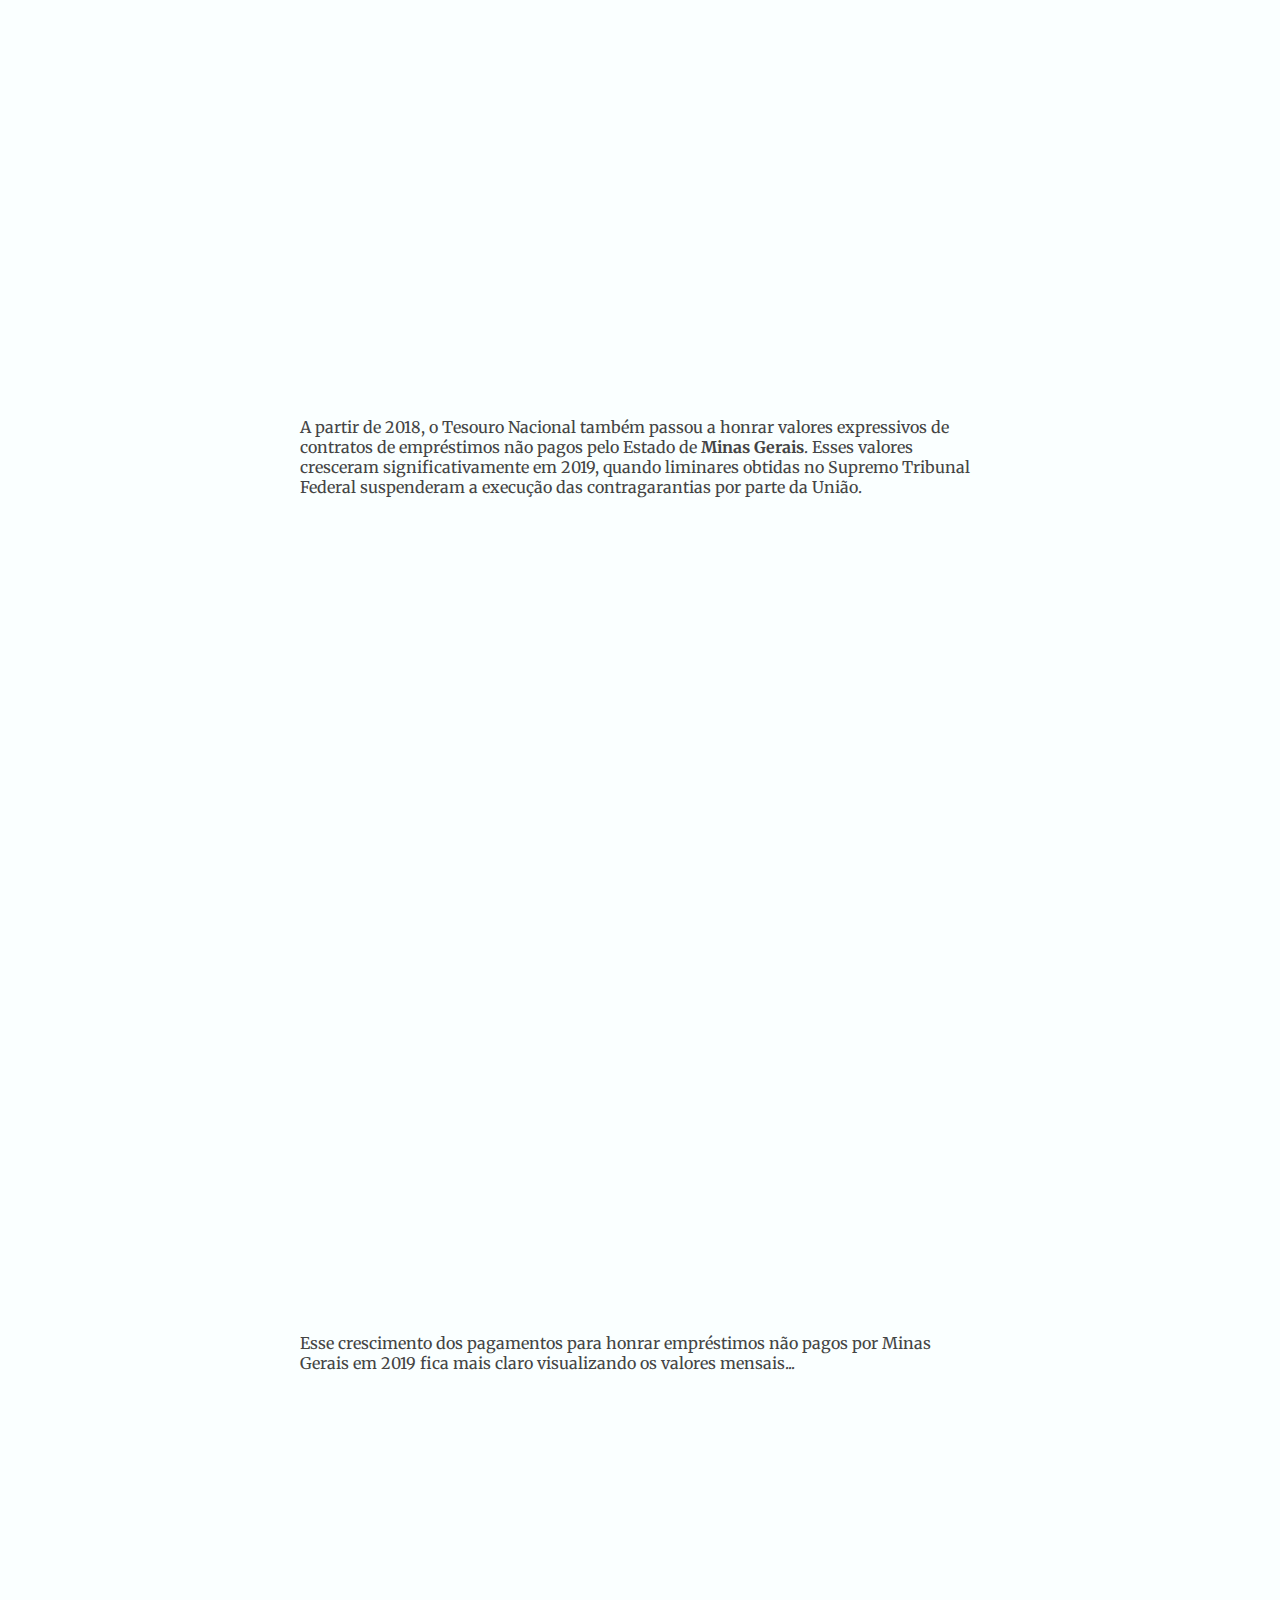
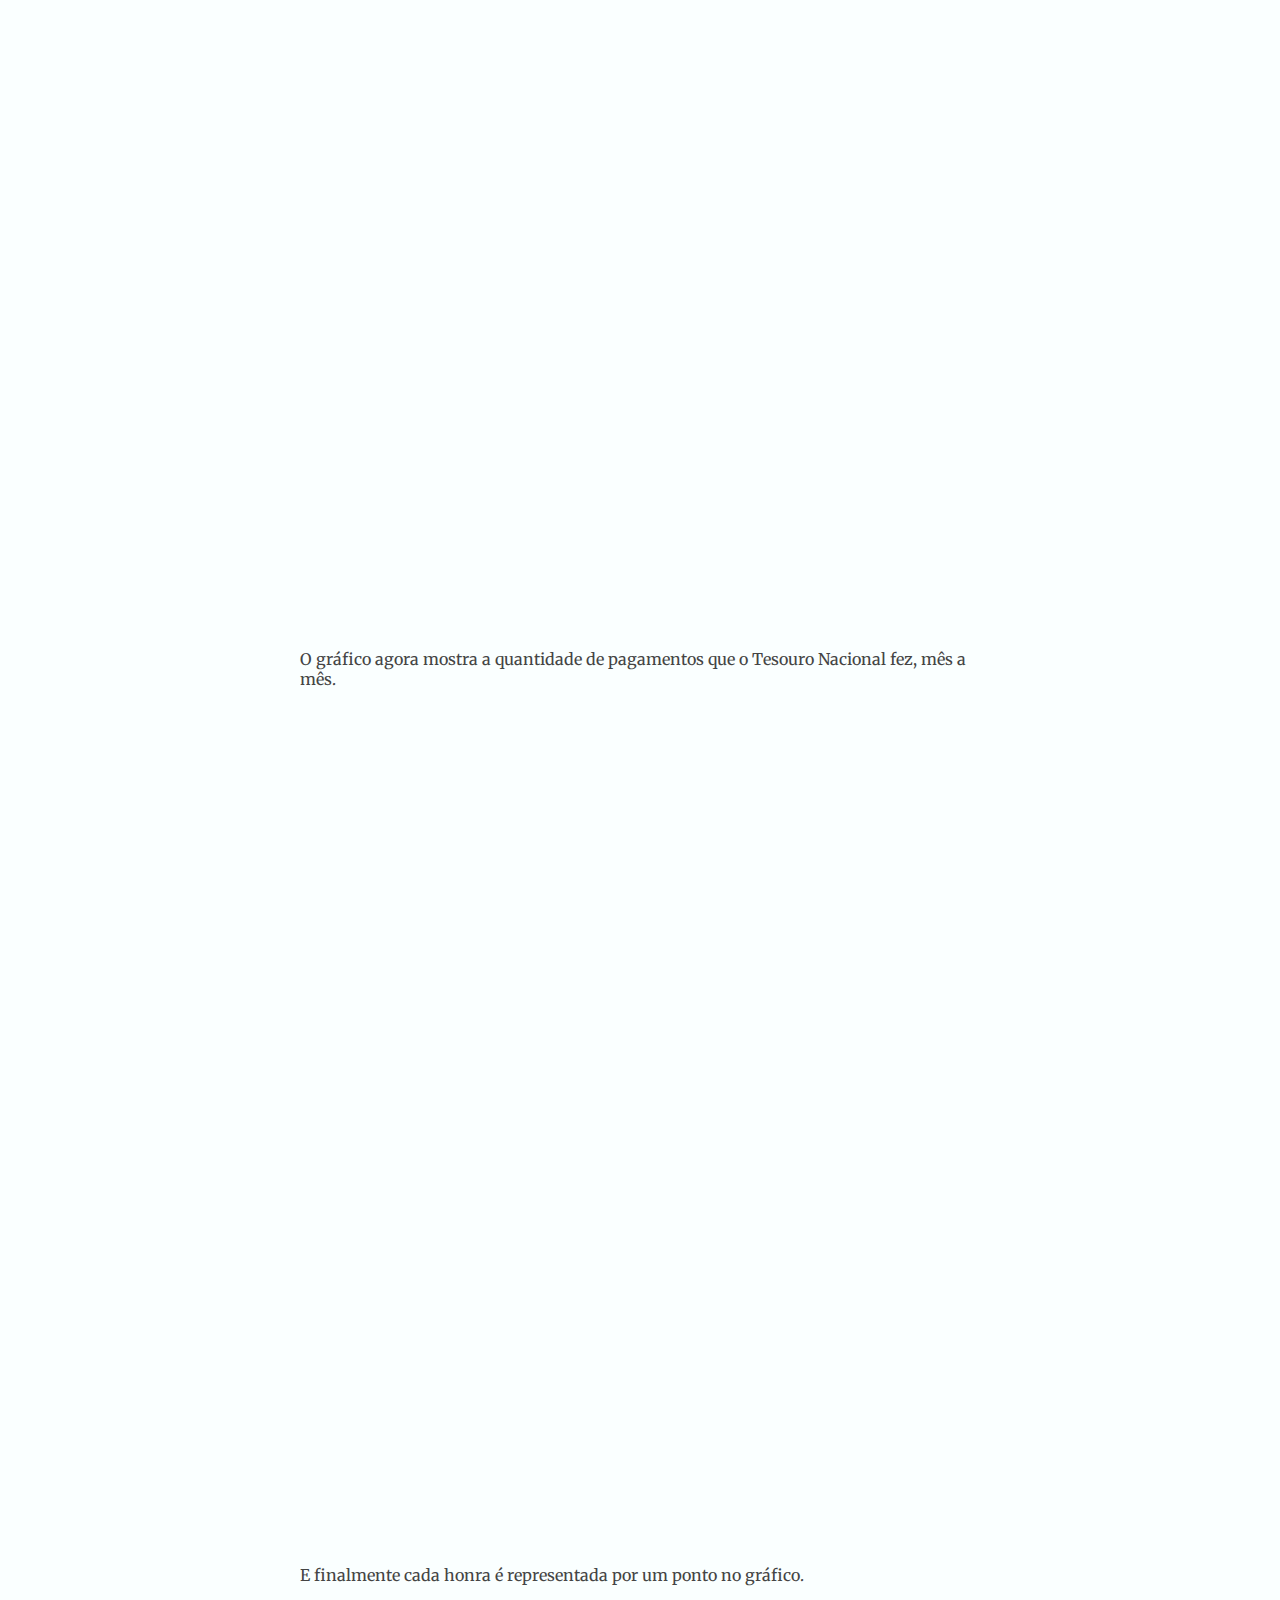
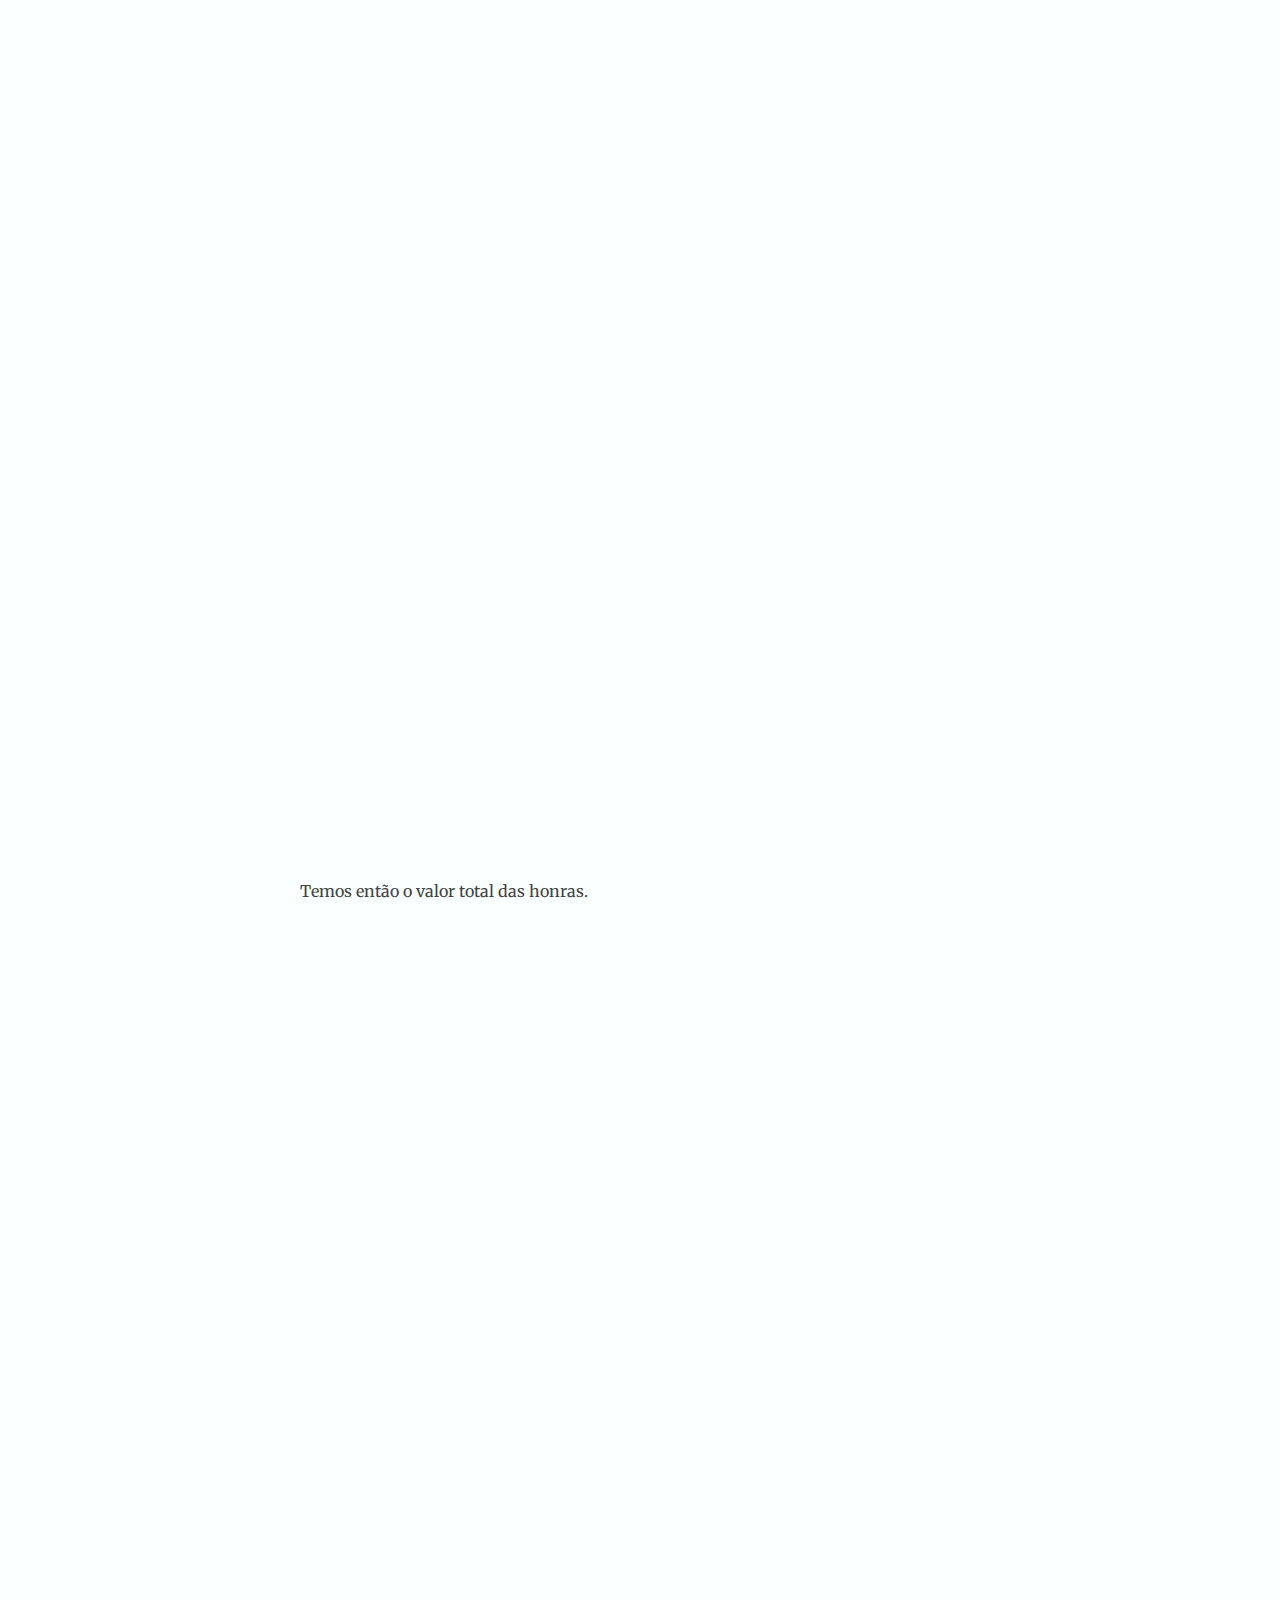
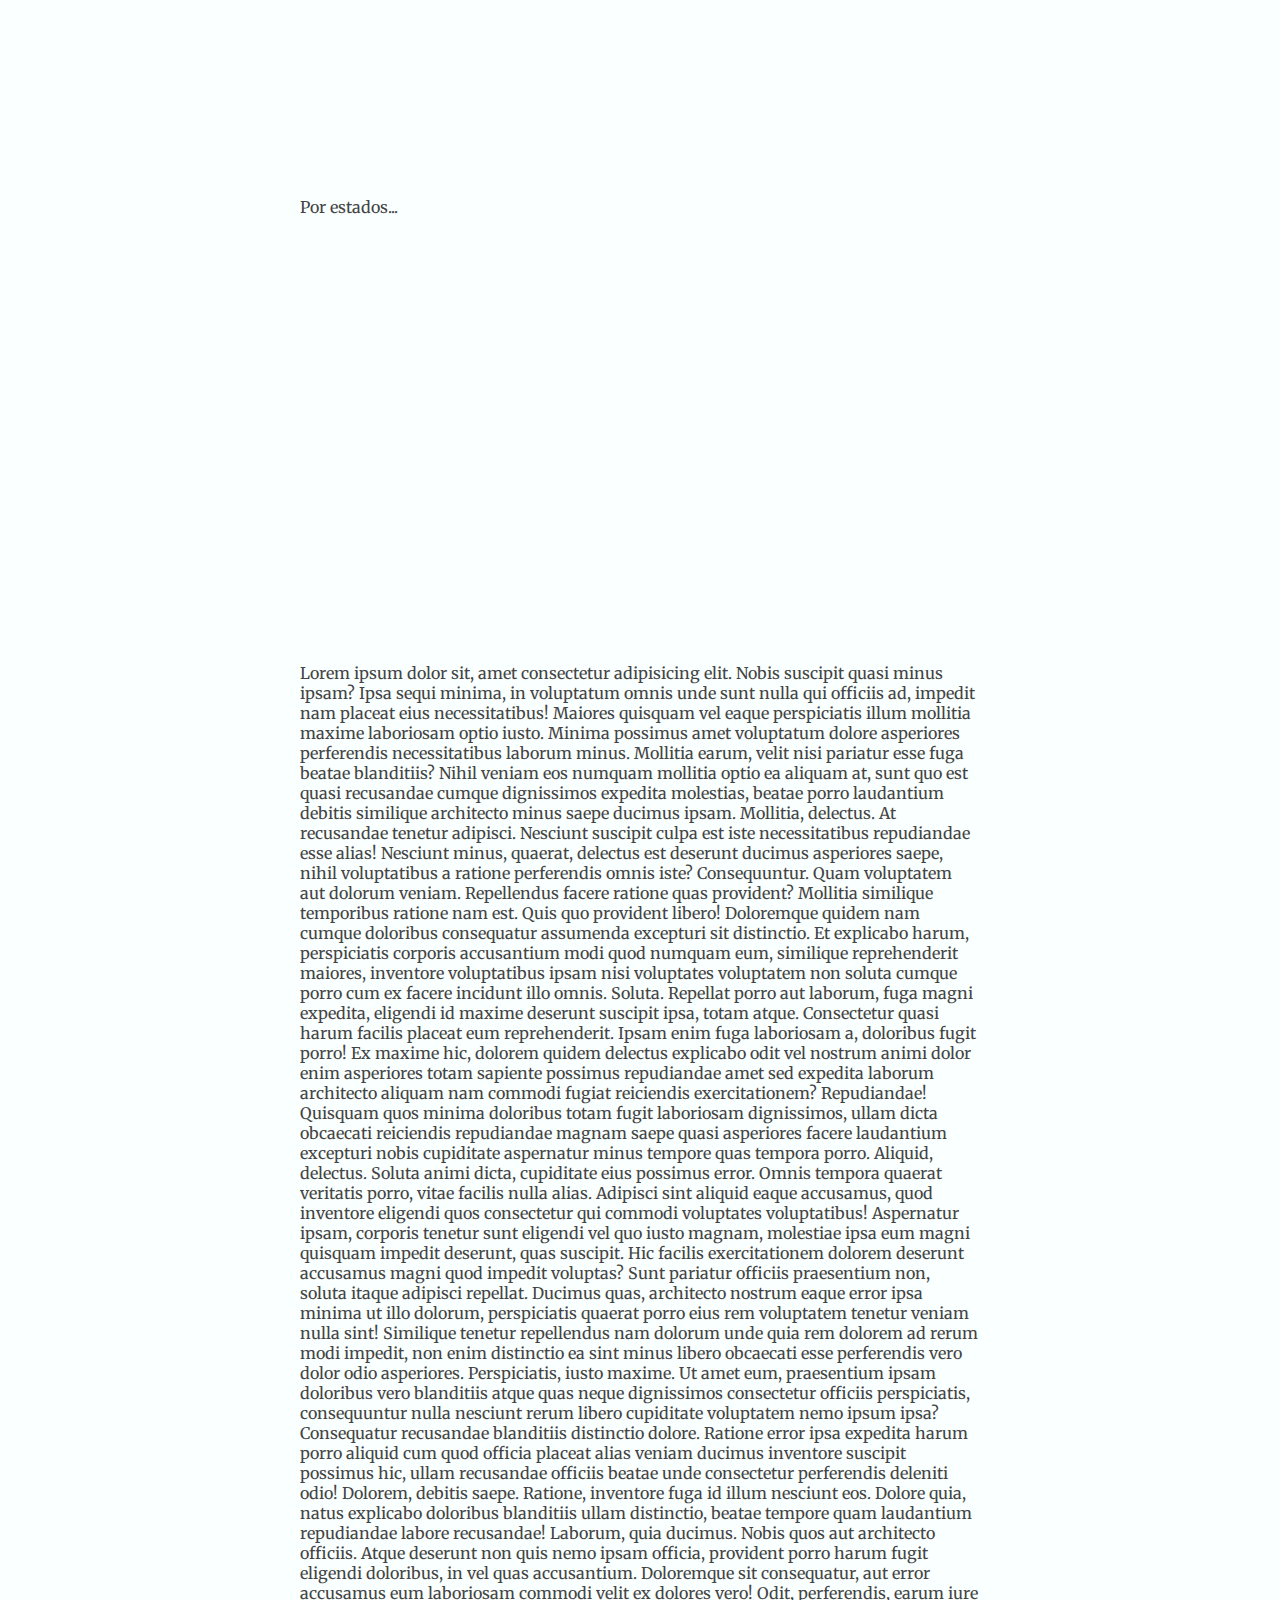
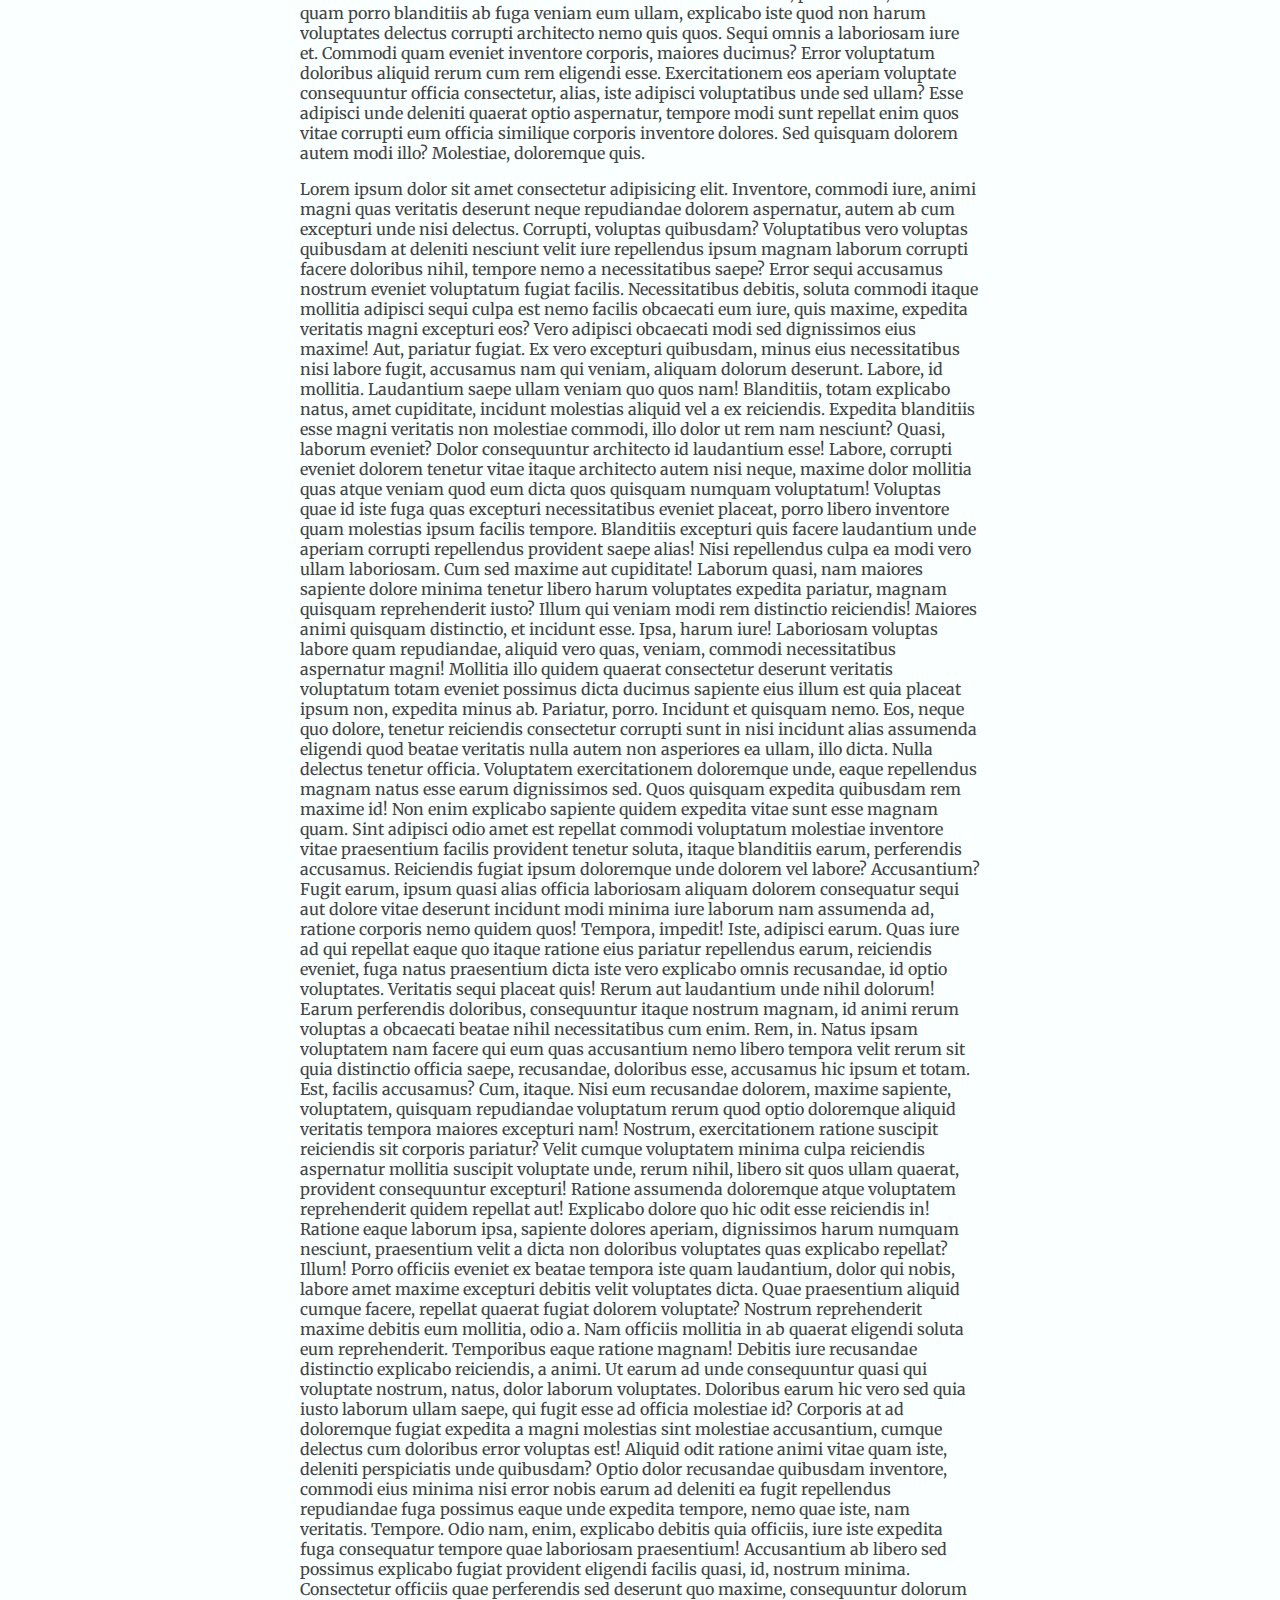
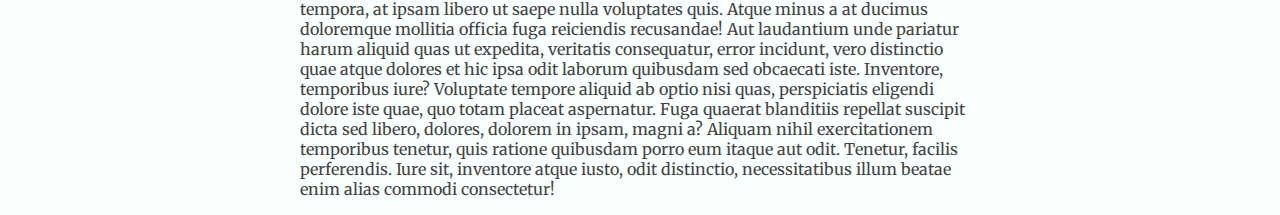
<file: webpage/vis_honras.html>
<!DOCTYPE html>
<html lang="en">
<head>
    <!-- Global site tag (gtag.js) - Google Analytics -->
    <script async src="https://www.googletagmanager.com/gtag/js?id=UA-137891614-4"></script>
    <script>
    window.dataLayer = window.dataLayer || [];
    function gtag(){dataLayer.push(arguments);}
    gtag('js', new Date());

    gtag('config', 'UA-137891614-4');
    </script>
    <meta charset="UTF-8">
    <meta name="viewport" content="width=device-width, initial-scale=1.0">
    <meta http-equiv="X-UA-Compatible" content="ie=edge">
    <title>Garantias</title>
    <link href="https://fonts.googleapis.com/css?family=Merriweather:300,300i,400,400i,700&display=swap" rel="stylesheet">
    <link href="https://fonts.googleapis.com/css?family=Merriweather+Sans:300,300i,400,400i,700&display=swap" rel="stylesheet">
    <link href="https://fonts.googleapis.com/css?family=Bungee&display=swap" rel="stylesheet" text="GARANTIAS?">
    <link href="https://fonts.googleapis.com/css?family=Fira+Code&display=swap" rel="stylesheet">
    <link rel="stylesheet" href="style.css">
</head>

<body>

<header class="logo">
        <img class="logo-tt" src="tt-logo-int.png" alt="logo do Tesouro Nacional Transparente">
</header>

<main>
    <div class="limited-width" style="font-size: 0.7rem">
        <h2>References</h2>
        <p>https://pudding.cool/process/introducing-scrollama/</p>
        <p>https://github.com/russellgoldenberg/scrollama #scrollamajs</p>
        <p>https://codepen.io/enatario/pen/ZRpVRM</p>
        <h2>As dívidas honradas pela União</h2>
    </div>
    <section id="vis-honras-scrolly">
        <div class="scrolly">
            <figure class="container-vis-honras sticky">
                <svg id="vis-honras">
                </svg>
            </figure>             
            <article class="container-honras-steps limited-width">   
                <div class="honras-steps">
                    <p>O gráfico mostra a evolução dos pagamentos <strong>acumulados</strong> feitos pela União para honrar o pagamento de dívidas garantidas.</p>
                </div>                
                <div class="honras-steps">
                    <p>A primeira vez em que a União precisou honrar o pagamento de uma dívida garantida foi no dia 30 de abril de 2016. O Estado do Rio de Janeiro havia deixado de pagar uma parcela de R$ 30,2 milhões de reais referente a um empréstimo contratado junto à Agência Francesa de Desenvolvimento. Como a União era garantidora do contrato, o Tesouro Nacional efetuou o pagamento do valor devido ao credor.</p>
                </div>
                <div class="honras-steps">
                    <p>Desse dia em diante, em razão de graves dificuldades financeiras, o Estado do <strong id="d3-honras-nome-rio">Rio de Janeiro</strong> deixaria de pagar as parcelas de diversos contratos de empréstimos garantidos pela União, levando o Tesouro Nacional a honrar esses valores junto aos credores do estado. No total, até dezembro de 2019, o Tesouro pagou R$ <strong id="honras-total-rio"></strong> aos credores do Rio de Janeiro, o que representa <strong id="honras-total-rio-pct"></strong>% do total pago pela União no período.</p>
                </div>
                <div class="honras-steps">
                    <p>A partir de 2018, o Tesouro Nacional também passou a honrar valores expressivos de contratos de empréstimos não pagos pelo Estado de <strong id="d3-honras-nome-mg"Minas Gerais>Minas Gerais</strong>. Esses valores cresceram significativamente em 2019, quando liminares obtidas no Supremo Tribunal Federal suspenderam a execução das contragarantias por parte da União.</p>
                </div>       
                <div class="honras-steps">
                    <p>Esse crescimento dos pagamentos para honrar empréstimos não pagos por Minas Gerais em 2019 fica mais claro visualizando os valores mensais...</p>
                </div>    
                <div class="honras-steps">
                    <p>O gráfico agora mostra a quantidade de pagamentos que o Tesouro Nacional fez, mês a mês.</p>
                </div>   
                <div class="honras-steps">
                    <p>E finalmente cada honra é representada por um ponto no gráfico.</p>
                </div>  
                <div class="honras-steps">
                    <p>Temos então o valor total das honras.</p>
                </div> 
                <div class="honras-steps">
                    <p>Por estados...</p>
                </div>                         
            </article>           

        </div>
    </section>
    <section class="limited-width">
        <p>Lorem ipsum dolor sit, amet consectetur adipisicing elit. Nobis suscipit quasi minus ipsam? Ipsa sequi minima, in voluptatum omnis unde sunt nulla qui officiis ad, impedit nam placeat eius necessitatibus!
        Maiores quisquam vel eaque perspiciatis illum mollitia maxime laboriosam optio iusto. Minima possimus amet voluptatum dolore asperiores perferendis necessitatibus laborum minus. Mollitia earum, velit nisi pariatur esse fuga beatae blanditiis?
        Nihil veniam eos numquam mollitia optio ea aliquam at, sunt quo est quasi recusandae cumque dignissimos expedita molestias, beatae porro laudantium debitis similique architecto minus saepe ducimus ipsam. Mollitia, delectus.
        At recusandae tenetur adipisci. Nesciunt suscipit culpa est iste necessitatibus repudiandae esse alias! Nesciunt minus, quaerat, delectus est deserunt ducimus asperiores saepe, nihil voluptatibus a ratione perferendis omnis iste? Consequuntur.
        Quam voluptatem aut dolorum veniam. Repellendus facere ratione quas provident? Mollitia similique temporibus ratione nam est. Quis quo provident libero! Doloremque quidem nam cumque doloribus consequatur assumenda excepturi sit distinctio.
        Et explicabo harum, perspiciatis corporis accusantium modi quod numquam eum, similique reprehenderit maiores, inventore voluptatibus ipsam nisi voluptates voluptatem non soluta cumque porro cum ex facere incidunt illo omnis. Soluta.
        Repellat porro aut laborum, fuga magni expedita, eligendi id maxime deserunt suscipit ipsa, totam atque. Consectetur quasi harum facilis placeat eum reprehenderit. Ipsam enim fuga laboriosam a, doloribus fugit porro!
        Ex maxime hic, dolorem quidem delectus explicabo odit vel nostrum animi dolor enim asperiores totam sapiente possimus repudiandae amet sed expedita laborum architecto aliquam nam commodi fugiat reiciendis exercitationem? Repudiandae!
        Quisquam quos minima doloribus totam fugit laboriosam dignissimos, ullam dicta obcaecati reiciendis repudiandae magnam saepe quasi asperiores facere laudantium excepturi nobis cupiditate aspernatur minus tempore quas tempora porro. Aliquid, delectus.
        Soluta animi dicta, cupiditate eius possimus error. Omnis tempora quaerat veritatis porro, vitae facilis nulla alias. Adipisci sint aliquid eaque accusamus, quod inventore eligendi quos consectetur qui commodi voluptates voluptatibus!
        Aspernatur ipsam, corporis tenetur  sunt eligendi vel quo iusto magnam, molestiae ipsa eum magni quisquam impedit deserunt, quas suscipit. Hic facilis exercitationem dolorem deserunt accusamus magni quod impedit voluptas?
        Sunt pariatur officiis praesentium non, soluta itaque adipisci repellat. Ducimus quas, architecto nostrum eaque error ipsa minima ut illo dolorum, perspiciatis quaerat porro eius rem voluptatem tenetur veniam nulla sint!
        Similique tenetur repellendus nam dolorum unde quia rem dolorem ad rerum modi impedit, non enim distinctio ea sint minus libero obcaecati esse perferendis vero dolor odio asperiores. Perspiciatis, iusto maxime.
        Ut amet eum, praesentium ipsam doloribus vero blanditiis atque quas neque dignissimos consectetur officiis perspiciatis, consequuntur nulla nesciunt rerum libero cupiditate voluptatem nemo ipsum ipsa? Consequatur recusandae blanditiis distinctio dolore.
        Ratione error ipsa expedita harum porro aliquid cum quod officia placeat alias veniam ducimus inventore suscipit possimus hic, ullam recusandae officiis beatae unde consectetur perferendis deleniti odio! Dolorem, debitis saepe.
        Ratione, inventore fuga id illum nesciunt eos. Dolore quia, natus explicabo doloribus blanditiis ullam distinctio, beatae tempore quam laudantium repudiandae labore recusandae! Laborum, quia ducimus. Nobis quos aut architecto officiis.
        Atque deserunt non quis nemo ipsam officia, provident porro harum fugit eligendi doloribus, in vel quas accusantium. Doloremque sit consequatur, aut error accusamus eum laboriosam commodi velit ex dolores vero!
        Odit, perferendis, earum iure quam porro blanditiis ab fuga veniam eum ullam, explicabo iste quod non harum voluptates delectus corrupti architecto nemo quis quos. Sequi omnis a laboriosam iure et.
        Commodi quam eveniet inventore corporis, maiores ducimus? Error voluptatum doloribus aliquid rerum cum rem eligendi esse. Exercitationem eos aperiam voluptate consequuntur officia consectetur, alias, iste adipisci voluptatibus unde sed ullam?
        Esse adipisci unde deleniti quaerat optio aspernatur, tempore modi sunt repellat enim quos vitae corrupti eum officia similique corporis inventore dolores. Sed quisquam dolorem autem modi illo? Molestiae, doloremque quis.</p>
        <p>Lorem ipsum dolor sit amet consectetur adipisicing elit. Inventore, commodi iure, animi magni quas veritatis deserunt neque repudiandae dolorem aspernatur, autem ab cum excepturi unde nisi delectus. Corrupti, voluptas quibusdam?
        Voluptatibus vero voluptas quibusdam at deleniti nesciunt velit iure repellendus ipsum magnam laborum corrupti facere doloribus nihil, tempore nemo a necessitatibus saepe? Error sequi accusamus nostrum eveniet voluptatum fugiat facilis.
        Necessitatibus debitis, soluta commodi itaque mollitia adipisci sequi culpa est nemo facilis obcaecati eum iure, quis maxime, expedita veritatis magni excepturi eos? Vero adipisci obcaecati modi sed dignissimos eius maxime!
        Aut, pariatur fugiat. Ex vero excepturi quibusdam, minus eius necessitatibus nisi labore fugit, accusamus nam qui veniam, aliquam dolorum deserunt. Labore, id mollitia. Laudantium saepe ullam veniam quo quos nam!
        Blanditiis, totam explicabo natus, amet cupiditate, incidunt molestias aliquid vel a ex reiciendis. Expedita blanditiis esse magni veritatis non molestiae commodi, illo dolor ut rem nam nesciunt? Quasi, laborum eveniet?
        Dolor consequuntur architecto id laudantium esse! Labore, corrupti eveniet dolorem tenetur vitae itaque architecto autem nisi neque, maxime dolor mollitia quas atque veniam quod eum dicta quos quisquam numquam voluptatum!
        Voluptas quae id iste fuga quas excepturi necessitatibus eveniet placeat, porro libero inventore quam molestias ipsum facilis tempore. Blanditiis excepturi quis facere laudantium unde aperiam corrupti repellendus provident saepe alias!
        Nisi repellendus culpa ea modi vero ullam laboriosam. Cum sed maxime aut cupiditate! Laborum quasi, nam maiores sapiente dolore minima tenetur libero harum voluptates expedita pariatur, magnam quisquam reprehenderit iusto?
        Illum qui veniam modi rem distinctio reiciendis! Maiores animi quisquam distinctio, et incidunt esse. Ipsa, harum iure! Laboriosam voluptas labore quam repudiandae, aliquid vero quas, veniam, commodi necessitatibus aspernatur magni!
        Mollitia illo quidem quaerat consectetur deserunt veritatis voluptatum totam eveniet possimus dicta ducimus sapiente eius illum est quia placeat ipsum non, expedita minus ab. Pariatur, porro. Incidunt et quisquam nemo.
        Eos, neque quo dolore, tenetur reiciendis consectetur corrupti sunt in nisi incidunt alias assumenda eligendi quod beatae veritatis nulla autem non asperiores ea ullam, illo dicta. Nulla delectus tenetur officia.
        Voluptatem exercitationem doloremque unde, eaque repellendus magnam natus esse earum dignissimos sed. Quos quisquam expedita quibusdam rem maxime id! Non enim explicabo sapiente quidem expedita vitae sunt esse magnam quam.
        Sint adipisci odio amet est repellat commodi voluptatum molestiae inventore vitae praesentium facilis provident tenetur soluta, itaque blanditiis earum, perferendis accusamus. Reiciendis fugiat ipsum doloremque unde dolorem vel labore? Accusantium?
        Fugit earum, ipsum quasi alias officia laboriosam aliquam dolorem consequatur sequi aut dolore vitae deserunt incidunt modi minima iure laborum nam assumenda ad, ratione corporis nemo quidem quos! Tempora, impedit!
        Iste, adipisci earum. Quas iure ad qui repellat eaque quo itaque ratione eius pariatur repellendus earum, reiciendis eveniet, fuga natus praesentium dicta iste vero explicabo omnis recusandae, id optio voluptates.
        Veritatis sequi placeat quis! Rerum aut laudantium unde nihil dolorum! Earum perferendis doloribus, consequuntur itaque nostrum magnam, id animi rerum voluptas a obcaecati beatae nihil necessitatibus cum enim. Rem, in.
        Natus ipsam voluptatem nam facere qui eum quas accusantium nemo libero tempora velit rerum sit quia distinctio officia saepe, recusandae, doloribus esse, accusamus hic ipsum et totam. Est, facilis accusamus?
        Cum, itaque. Nisi eum recusandae dolorem, maxime sapiente, voluptatem, quisquam repudiandae voluptatum rerum quod optio doloremque aliquid veritatis tempora maiores excepturi nam! Nostrum, exercitationem ratione suscipit reiciendis sit corporis pariatur?
        Velit cumque voluptatem minima culpa reiciendis aspernatur mollitia suscipit voluptate unde, rerum nihil, libero sit quos ullam quaerat, provident consequuntur excepturi! Ratione assumenda doloremque atque voluptatem reprehenderit quidem repellat aut!
        Explicabo dolore quo hic odit esse reiciendis in! Ratione eaque laborum ipsa, sapiente dolores aperiam, dignissimos harum numquam nesciunt, praesentium velit a dicta non doloribus voluptates quas explicabo repellat? Illum!
        Porro officiis eveniet ex beatae tempora iste quam laudantium, dolor qui nobis, labore amet maxime excepturi debitis velit voluptates dicta. Quae praesentium aliquid cumque facere, repellat quaerat fugiat dolorem voluptate?
        Nostrum reprehenderit maxime debitis eum mollitia, odio a. Nam officiis mollitia in ab quaerat eligendi soluta eum reprehenderit. Temporibus eaque ratione magnam! Debitis iure recusandae distinctio explicabo reiciendis, a animi.
        Ut earum ad unde consequuntur quasi qui voluptate nostrum, natus, dolor laborum voluptates. Doloribus earum hic vero sed quia iusto laborum ullam saepe, qui fugit esse ad officia molestiae id?
        Corporis at ad doloremque fugiat expedita a magni molestias sint molestiae accusantium, cumque delectus cum doloribus error voluptas est! Aliquid odit ratione animi vitae quam iste, deleniti perspiciatis unde quibusdam?
        Optio dolor recusandae quibusdam inventore, commodi eius minima nisi error nobis earum ad deleniti ea fugit repellendus repudiandae fuga possimus eaque unde expedita tempore, nemo quae iste, nam veritatis. Tempore.
        Odio nam, enim, explicabo debitis quia officiis, iure iste expedita fuga consequatur tempore quae laboriosam praesentium! Accusantium ab libero sed possimus explicabo fugiat provident eligendi facilis quasi, id, nostrum minima.
        Consectetur officiis quae perferendis sed deserunt quo maxime, consequuntur dolorum tempora, at ipsam libero ut saepe nulla voluptates quis. Atque minus a at ducimus doloremque mollitia officia fuga reiciendis recusandae!
        Aut laudantium unde pariatur harum aliquid quas ut expedita, veritatis consequatur, error incidunt, vero distinctio quae atque dolores et hic ipsa odit laborum quibusdam sed obcaecati iste. Inventore, temporibus iure?
        Voluptate tempore aliquid ab optio nisi quas, perspiciatis eligendi dolore iste quae, quo totam placeat aspernatur. Fuga quaerat blanditiis repellat suscipit dicta sed libero, dolores, dolorem in ipsam, magni a?
        Aliquam nihil exercitationem temporibus tenetur, quis ratione quibusdam porro eum itaque aut odit. Tenetur, facilis perferendis. Iure sit, inventore atque iusto, odit distinctio, necessitatibus illum beatae enim alias commodi consectetur!</p>
    </section>
</main>
</body>

<script src="./external_scripts/intersection-observer.js"></script>
<script src="./external_scripts/scrollama.js"></script>
<script src="./external_scripts/d3.v5.min.js"></script>
<script src="./external_scripts/enter-view.js"></script>
<script src="vis-honras.js"></script>  
<script src="utils.js"></script>  

</html>
</file>
<file: webpage/style.css>
/* Variáveis */

:root {
    --text-color: #444;
    --bg-color: #FAFFFF;
    --cor-caixas :#D1EEFF; /*#D1E8E1; #85D2FF*/
    --cor-escura: #1C5B80; /*004d4d*/
    --cor-titulo: #80160D;
    --cor-links: #ffde59;
    --main-font: 
    /* cores gráfico endividamento */
    --barra-inativa: #444;
    --barra-ativa: goldenrod;
    /*--altura-endiv: 500px;*/
}

/* Estilo geral */

* {
    box-sizing: border-box;
}

body {
    margin: 0;
    background-color: var(--bg-color); /* lightcyan */
    color: var(--text-color);
    /*font-size: 0.9rem;*/
}

header.logo {
    width: 100%;
    background-color: var(--cor-escura);
    padding: 10px;
    box-shadow: 0 0 5px 1px var(--cor-escura);
    margin: 0;
}

header img.logo-tt {
    /*position: absolute;*/
    display: block;
    margin-left: auto;
    margin-right: auto;
    /*left: 0;
    right: 0;
    top: 20px;*/
}

.limited-width {
    max-width: 680px;
    margin: 0 auto;    
}

main {
    padding: 0 5px;
    font-family: 'Merriweather', sans-serif;
}

main header.abertura h1 {
    font-family: 'Bungee', serif;
    text-align: center;
    font-size: 3.5rem;
    color: var(--cor-escura); /*#E32C10; teal*/
    line-height: 1.3;
    /*text-shadow: 2px 2px 2px #E69E73;*/
    margin-bottom: 0;
    margin-top: 3rem;
}

main header.abertura p {
    font-family: 'Fira Code', serif;
    font-weight: 100;
    text-align: center;
    font-size: 0.8rem;
    color: var(--cor-escura); /*#E32C10; teal*/
    line-height: 1.5;
    margin: 2rem auto 2rem auto;
    max-width: 400px;
}

main header.abertura p.riscado {
    text-decoration: line-through;
    margin-bottom: 0;

}

/* fiz isso aqui abaixo para o highlight ficar um pouco mais estreito */

section.prose {
    color: var(--text-color);
    line-height: 1.5;
    padding: 0 0.5rem;
}

section.prose a {
    color: var(--cor-escura);
}

section.prose h2 {
    color: var(--cor-escura);
}

section.prose div.container-grupo-com-quadro {
    position: relative; /* isso para o aside, que é filho e está com position: absolute, ser posicionado relativo a este div!*/
}

section.prose span.termo-destaque-lateral {
    background-color: var(--cor-caixas);
}

section.prose aside.conteudo-destaque-lateral {
    position: absolute;
    font-weight: lighter;
    font-family: "Merriweather Sans";
    right: calc(50% - 340px - 200px - 0.5rem);
    width: 200px;
    font-size: 12px;
    background-color: var(--cor-caixas);
    padding: 10px;
    top: 0; /*só funciona se o pai for relative */
}

section.prose aside.conteudo-destaque-lateral.left {
    left: calc(50% - 340px - 200px - 10px);
    right: unset;
}

section.prose aside.conteudo-destaque-lateral.bottom {
    bottom: 0;
    top: unset;
}

section.prose aside.conteudo-destaque-lateral h4 {
    margin-top: 0;
}

section.prose figure.plot-container {
    margin: 0;
}

section.prose figure.plot-container img {
    display: block;
    width: 60%;
    margin: auto;
}

section.prose figure.plot-container h3.plot-title,
section.quadro div.mini-header h3 {
    /*border-left: 5px solid var(--cor-titulo);
    padding-left: 15px;*/
    margin-top: 2rem;
    font-size: 18px;
    color: #333;
    margin-bottom: 5px;
}

section.prose:last-child {
    margin-bottom: 2rem;
}

/* a parte final */

section.anexo {
    padding-top: 1rem;
    background-color: var(--cor-escura);
    color: var(--bg-color);
    font-family: "Merriweather Sans";
    font-weight: 100;
    font-size: 0.8rem;
    padding: 2rem 0.5rem;
}

section.anexo h3 {
    display: inline-block;
    padding-bottom: 0.4rem;
    border-bottom: 0.1rem solid var(--bg-color);
    margin-bottom: 0;
    margin-top: 2rem;
}

section.anexo .imagens {
    display: flex;
    flex-wrap: wrap;
    justify-content: space-around;
}

section.anexo .imagens img {
    margin-top: 1rem;
    width: 70%;
}

section.anexo img.logo-tchiluanda {
    display: block;
    width: 4rem; 
    margin: 2rem auto 0 auto;
}

section.anexo a {
    color: var(--cor-links);
}




/* regras auxiliares */

.hidden {
    display: none;
}

.opaque {
    opacity: 0;
}

@media (max-width: 1110px) {
    section.prose aside.conteudo-destaque-lateral,
    section.prose aside.conteudo-destaque-lateral.left {
        position: static;
        right: auto;
        width: 100%;
        font-size: 13px;
        padding: 10px;
        margin-top: 18px;
    }
}

@media (max-width: 400px) {
    main header.abertura h1 {
        font-size: 3rem;
    }

    section.anexo .imagens img {
        width: 100%;
    }
}
</file>
<file: webpage/style_garantias.css>
section.vis {
    max-width: 900px;
    margin: 0 auto;
    margin-top: 1rem;
}

section.vis nav.controle-vis {
    display: flex;
    justify-content: center;
}

section.vis nav.controle-vis button {
    padding: 0.4em 0.5em;
    margin-right: 0.5em;
    background: none;
    border: none;
    border-bottom: 5px solid transparent;;
    font-family: "Merriweather Sans", sans-serif;
}

section.vis nav.controle-vis button:focus {
    outline: none;
}


section.vis nav.controle-vis button.selected {
    border-bottom: 5px solid var(--cor-escura);
    color: var(--cor-escura);
    font-weight: bold;
}

section.vis nav.controle-vis button:hover {
    border-bottom: 5px solid var(--cor-escura);
}

section.vis div.grafico-d3-container {
    position: relative;
}

section.vis div.grafico-d3-container .label {
    position: absolute;
    font-family: 'Merriweather Sans', sans-serif;
    text-align: center;
}

section.vis div.grafico-d3-container .label p {
    margin: 0 0 .25em 0;
}

section.vis div.grafico-d3-container .label p.valor,
section.vis div.grafico-d3-container .label p.tipo,
section.vis div.grafico-d3-container .label .texto-rank  {
    font-size: 0.7em;
}

section.vis div.grafico-d3-container #tooltip {
    position: absolute;
    font-family: 'Merriweather Sans', sans-serif;
    font-size: 10px;
    width: 180px;
    height: auto;
    background-color: var(--bg-color);
    color: var(--cor-escura);
    border: 1px solid var(--cor-escura);
    padding: 3px 6px;
    box-shadow: 2px 2px 5px #888;
    pointer-events: none;   
    z-index: 1; 
}
</file>
<file: webpage/style_quadro_tabela.css>
/* Quadro */

/*
section.quadro div.mini-header h2 {
    border-left: 5px solid #004D4D;
    padding: 5px 0px 5px 10px;
    font-size: 1rem;
    color: #004D4D;
    margin-bottom: 5px;
}*/

/*section.quadro div.mini-header p {
    font-size: 0.7rem;
}*/

section.quadro p,
section.quadro h3 {
    padding: 0 0.5rem;
}

section.quadro div.selecao-entidades {
    display: flex;
    justify-content: center;
    margin: 2em 0;
    flex-wrap: wrap;
}

section.quadro div.selecao-entidades select {
    padding: 6px 12px;
    font-family: "Merriweather Sans";
    font-size: 0.75em;
    border-radius: 4px;
    margin: 1em 2em;
}
/*
section.quadro div.selecao-entidades select:first-child {
    margin-right: 2em;
}
*/

section.quadro p.container-titulo-card {
    margin-bottom: 0;
    padding-bottom: 10px;
    font-size: 0.8rem;
    max-width: 900px;
    margin-left: auto;
    margin-right: auto;
    font-family: "Merriweather Sans";
}

section.quadro p.container-titulo-card span {
    border-width: 3px;
    padding: 10px;
    color: #FAFFFF;
}

section.quadro div.card {
    display: flex;
    justify-content: center;
    flex-wrap: wrap;
    padding: 10px;
    border: 3px solid #999;
    max-width: 900px;
    margin-left: auto;
    margin-right: auto;
}

section.quadro table {
    font-size: 0.75rem;
    border-collapse: collapse;
    color: #444;
    margin: 0;
    width: 300px;
}

section.quadro table th {
    text-align: left;
    font-weight: normal;
}

section.quadro table td {
    text-align: right;
}

section.quadro table td {
    font-family: "Fira Code";
}

section.quadro table th.indent{
    padding-left: 1rem;
}

section.quadro table td,
section.quadro table th {
    padding: 0.25rem;
}

section.quadro table tr.destaque td,
section.quadro table tr.destaque th{
    font-weight: bold;
}

section.quadro table tr.border-under{
    border-bottom: 3px solid #d0d0d0;
}

section.quadro table .space-under>td,
section.quadro table .space-under>th {
    padding-bottom: 1rem;
}

section.quadro table .space-above>td,
section.quadro table .space-above>th {
    padding-top: 1rem;
}

section.quadro .area-grafico {
    flex-grow: 1;
    min-width: 300px;
}

section.quadro .area-grafico p {
    font-size: 0.75rem;
    margin: 0 0 10px 80px;
    padding-top: 0.25rem;

}

section.quadro .container-svg-card {
    position: relative;
}

section.quadro .container-svg-card p.y-label {
    position: absolute;
    margin: 0;
    padding: 0;
    padding-right: 10px;
    font-size: 0.65rem;
    font-family: "Merriweather Sans";
}

section.quadro .container-svg-card p.rotulos {
    position: absolute;
    margin: 0;
    padding: 0;
    font-size: 0.65rem;
    font-family: "Merriweather Sans";
    text-align: left;
}


/* tabela de contratos */

section.quadro .lista-projetos {
    position: relative;
}

section.quadro .lista-projetos table {
    width: 100%;
}

section.quadro .lista-projetos thead {
    font-family: "Merriweather Sans"; /*devia usar variaveis aqui*/
    font-size: 0.65rem;
    border-bottom: 1px solid #d0d0d0;
    vertical-align: bottom;
}

section.quadro .lista-projetos thead th {
    font-weight: bold;
}

section.quadro .lista-projetos tbody td {
    text-align: left;
    font-size: 0.65rem;
}

section.quadro .lista-projetos tbody tr {
    border-bottom: 1px solid #d0d0d0;
}

section.quadro .lista-projetos tbody tr:nth-child(odd) {
    background-color: var(--cor-caixas); /*#e9e9e9;*/
}

section.quadro .lista-projetos tbody td.tab-projeto {
    min-width: 140px;
}

section.quadro .lista-projetos table .tab-credor,
section.quadro .lista-projetos table .tab-moeda,
section.quadro .lista-projetos table .tab-valor {
    text-align: right;
}

section.quadro .lista-projetos table .tab-data {
    min-width: 4.5rem;
}
</file>
<file: webpage/style_endividamento.css>
/* visualizacao-divida-entes */

section#vis-endividamento-scrolly {
    max-width: 980px;
    margin: 0 auto;
    font-family: "Merriweather Sans";
}

div.scrolly {
    position: relative;
    display: flex;
    flex-direction: row-reverse;
}

div.scrolly > * {
    flex: 1;
}

div.scrolly article {
    position: relative;
    max-width: 380px;
}

div.scrolly .container-vis-endividamento {
    position: sticky;
    top: 20px;
    z-index: -1;
    /*height: var(--altura-endiv);*/
}

div.scrolly .container-vis-endividamento figure {
    margin: 0;
    width: 100%;
}

/* esses rotulos aqui vão ser criados pelo D3 */
div.scrolly .container-vis-endividamento div.rotulos-endiv,
div.scrolly .container-vis-endividamento .rotulos-eixo-endiv,
div.scrolly .container-vis-endividamento .rotulos-barrinhas {
    position: absolute;
    font-size: 0.6rem;
}

div.scrolly .container-vis-endividamento div.rotulos-endiv > p,
div.scrolly .container-vis-endividamento .rotulos-barrinhas {
    margin: 0;
}

div.scrolly article .endividamento-steps {
    /*height: var(--altura-endiv); /* ficou bem melhor assim fixo. usar css-var? 50vh*/
    opacity: 0;
    padding: 100px 0px;
}

div.scrolly article .endividamento-steps:first-child {
    padding-top: 0px;
}

div.scrolly article .endividamento-steps p {
    box-shadow: 2px 2px 5px #888;
    background-color: ghostwhite;
    padding: 20px;
    font-weight: 100;
    font-size: 0.85rem;
    margin: 0 1em;
    line-height: 1.6;
}

div.scrolly .endividamento-steps.step-ativo {
    opacity: 0.8;
    /*background-color: goldenrod;*/
}

@media (max-width: 880px) {
    div.scrolly {
        display: unset;
    }
}
</file>
<file: webpage/style_honras.css>
/* visualizacao-honras */

:root {
    --text-color: #444;
    --cor-caixas :#D1EEFF; /*#D1E8E1; #85D2FF*/
    --cor-escura: #806F2D; /*004d4d*/
    --cor-titulo: #80160D;
    --cor-links: #ffde59;
}

/*
main #honras-abertura h1 {
    color: #004D4D; 
    font-family: "Bungee";
    text-align: center;
    font-size: 4rem;
    font-weight: 900;
    max-width: 500px;
    line-height: 1;
    margin: 2rem auto 0 auto;
}

main #honras-abertura p {
    color: #1e1e1e;
    font-family: "Merriweather Sans";
    text-align: center;
    font-weight: 100;
    font-size: 0.9rem;
    line-height: 1.5;
    margin: 1.5rem auto 2rem auto;
    max-width: 400px;
}
*/

section#vis-honras-scrolly {
    max-width: 680px;
    margin: 0 auto;
    font-family: "Merriweather Sans";
}

section#vis-honras-scrolly > div.scrolly {
    position: relative;
    display: unset;
}

div.scrolly article {
    position: relative;
    max-width: 380px;
    margin: 0 auto;
}

div.scrolly .container-vis-honras {
    position: sticky;
    top: 20px;
    z-index: -1;
    margin: 0;
    width: 100%;
}

div.scrolly svg#vis-honras .axis line,
div.scrolly svg#vis-honras .axis path {
    stroke: #555;
}

div.scrolly svg#vis-honras .axis text {
    font-family: "Merriweather Sans";
    font-weight: 100;
    color: #555;
}

div.scrolly svg#vis-honras path.honras-arco-anotacao {
    fill: none;
    stroke: #333;
    stroke-dasharray: 2;
    stroke-width: 1;
}

/*
div.scrolly svg#vis-honras rect.honras-retangulo-cortina {
    fill: var(--bg-color);
}*/

/* esses rotulos aqui vão ser criados pelo D3 */
div.scrolly .container-vis-honras p.labels-honras {
    position: absolute;
    font-family: "Merriweather Sans";
    font-size: .7rem;
    margin: 0;
    font-style: italic;
}

/*div.scrolly .container-vis-honras p.d3-honras-ptos-totais-ano {
    font-style: normal;
}*/

div.scrolly .container-vis-honras .subtotais {
    position: absolute;
    font-family: "Merriweather Sans";
    font-weight: bold;
    font-size: 1rem;
    text-align: center;
    margin: 0;
}

div.scrolly .container-vis-honras .subtotais.subtotais-tipo,
div.scrolly .container-vis-honras .subtotais.subtotais-estados,
div.scrolly .container-vis-honras .subtotais.subtotais-credores {
    font-size: 0.7rem;
}

div.scrolly .container-vis-honras .subtotais p {
    margin: 0;
}

div.scrolly .container-vis-honras .subtotais p.labels-honras-valor {
    margin: 0;
    font-weight: normal;
}

div.scrolly .container-vis-honras div.rotulos-endiv > p,
div.scrolly .container-vis-honras .rotulos-barrinhas {
    margin: 0;
}

div.scrolly article .honras-steps {
    /*height: var(--altura-endiv); /* ficou bem melhor assim fixo. usar css-var? 50vh*/
    opacity: 1;
    padding: 100px 0px;
}

div.scrolly article .honras-steps:first-child {
    padding-top: 0px;
}

div.scrolly article .honras-steps p {
    box-shadow: 2px 2px 5px #888;
    background-color: ghostwhite;
    padding: 20px;
    font-weight: 100;
    font-size: 0.85rem;
    margin: 0 1em;
    line-height: 1.6;
}

div.scrolly .honras-steps.step-ativo {
    opacity: 0.8;
    /*background-color: goldenrod;*/
}

@media (max-width: 400px) {
    div.scrolly .container-vis-honras .subtotais.subtotais-estados,
    div.scrolly .container-vis-honras .subtotais.subtotais-credores {
        font-size: 0.5rem;
    }
}
</file>
